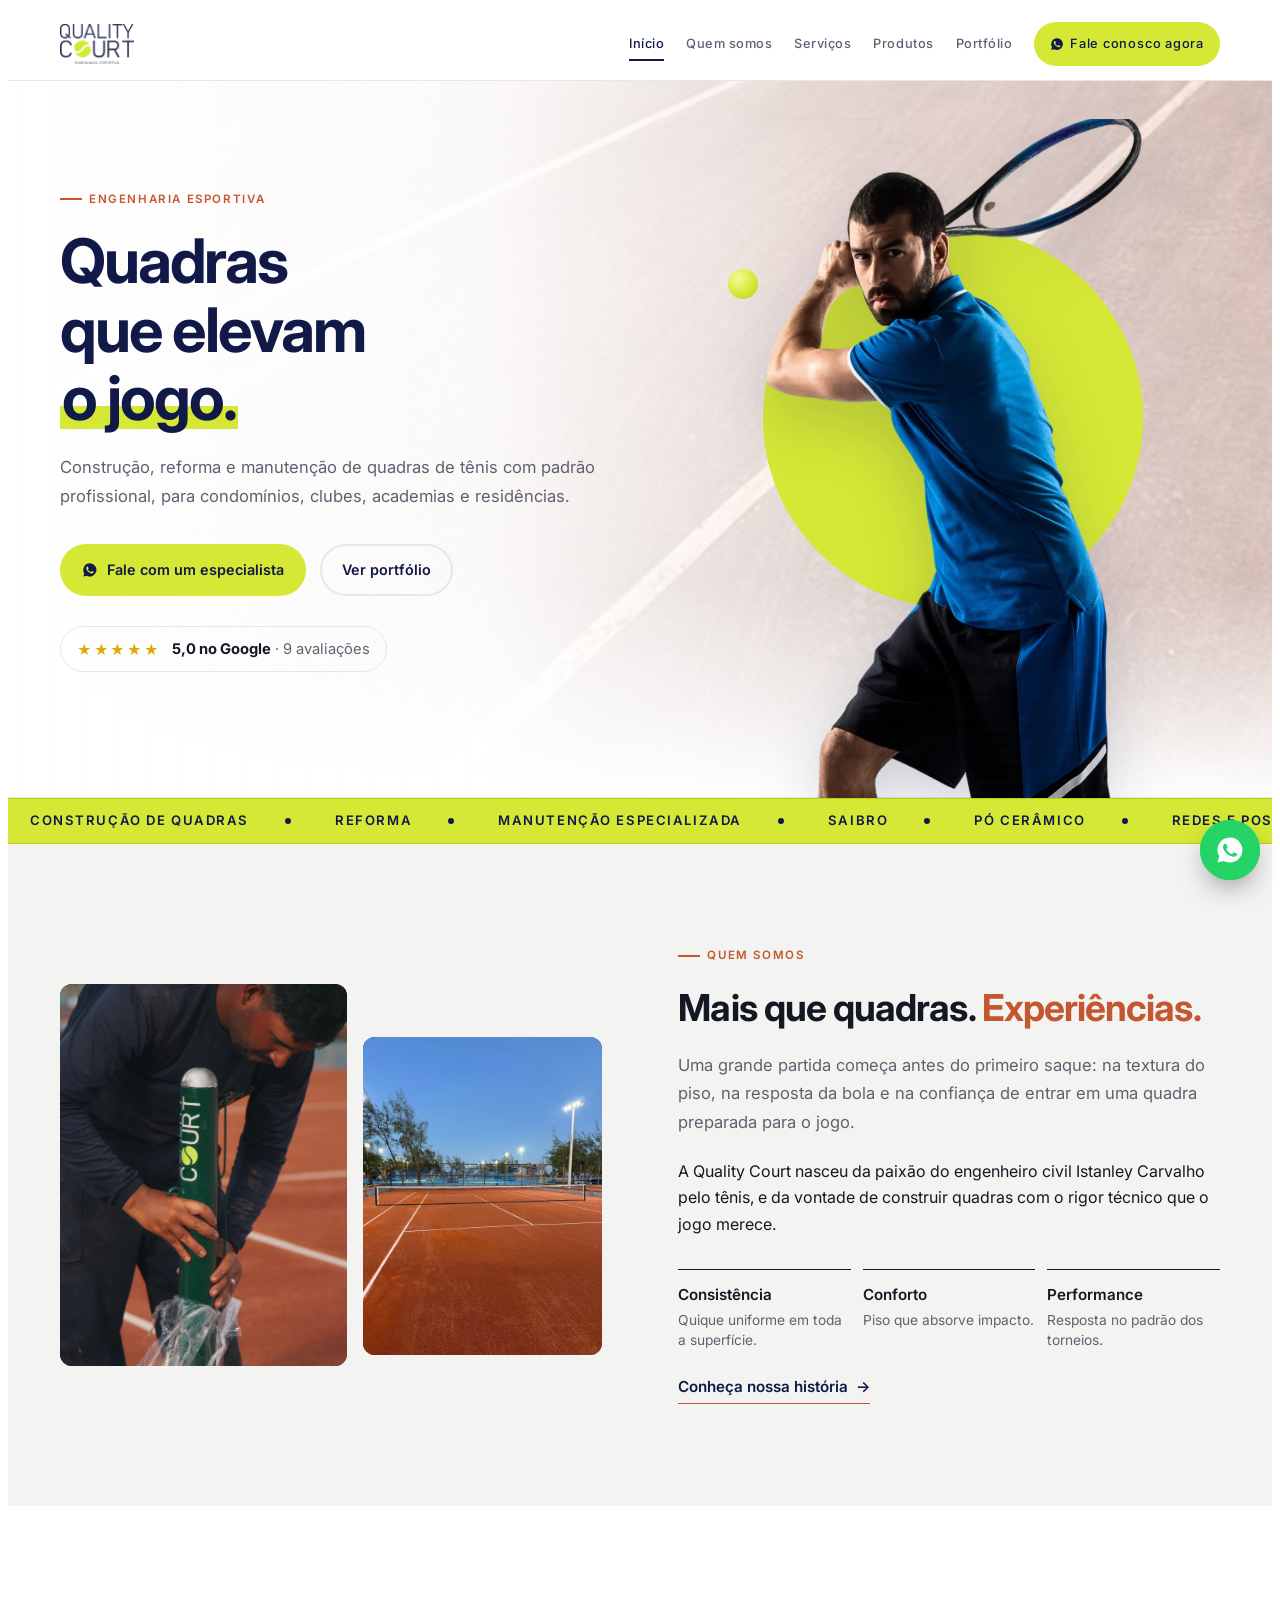
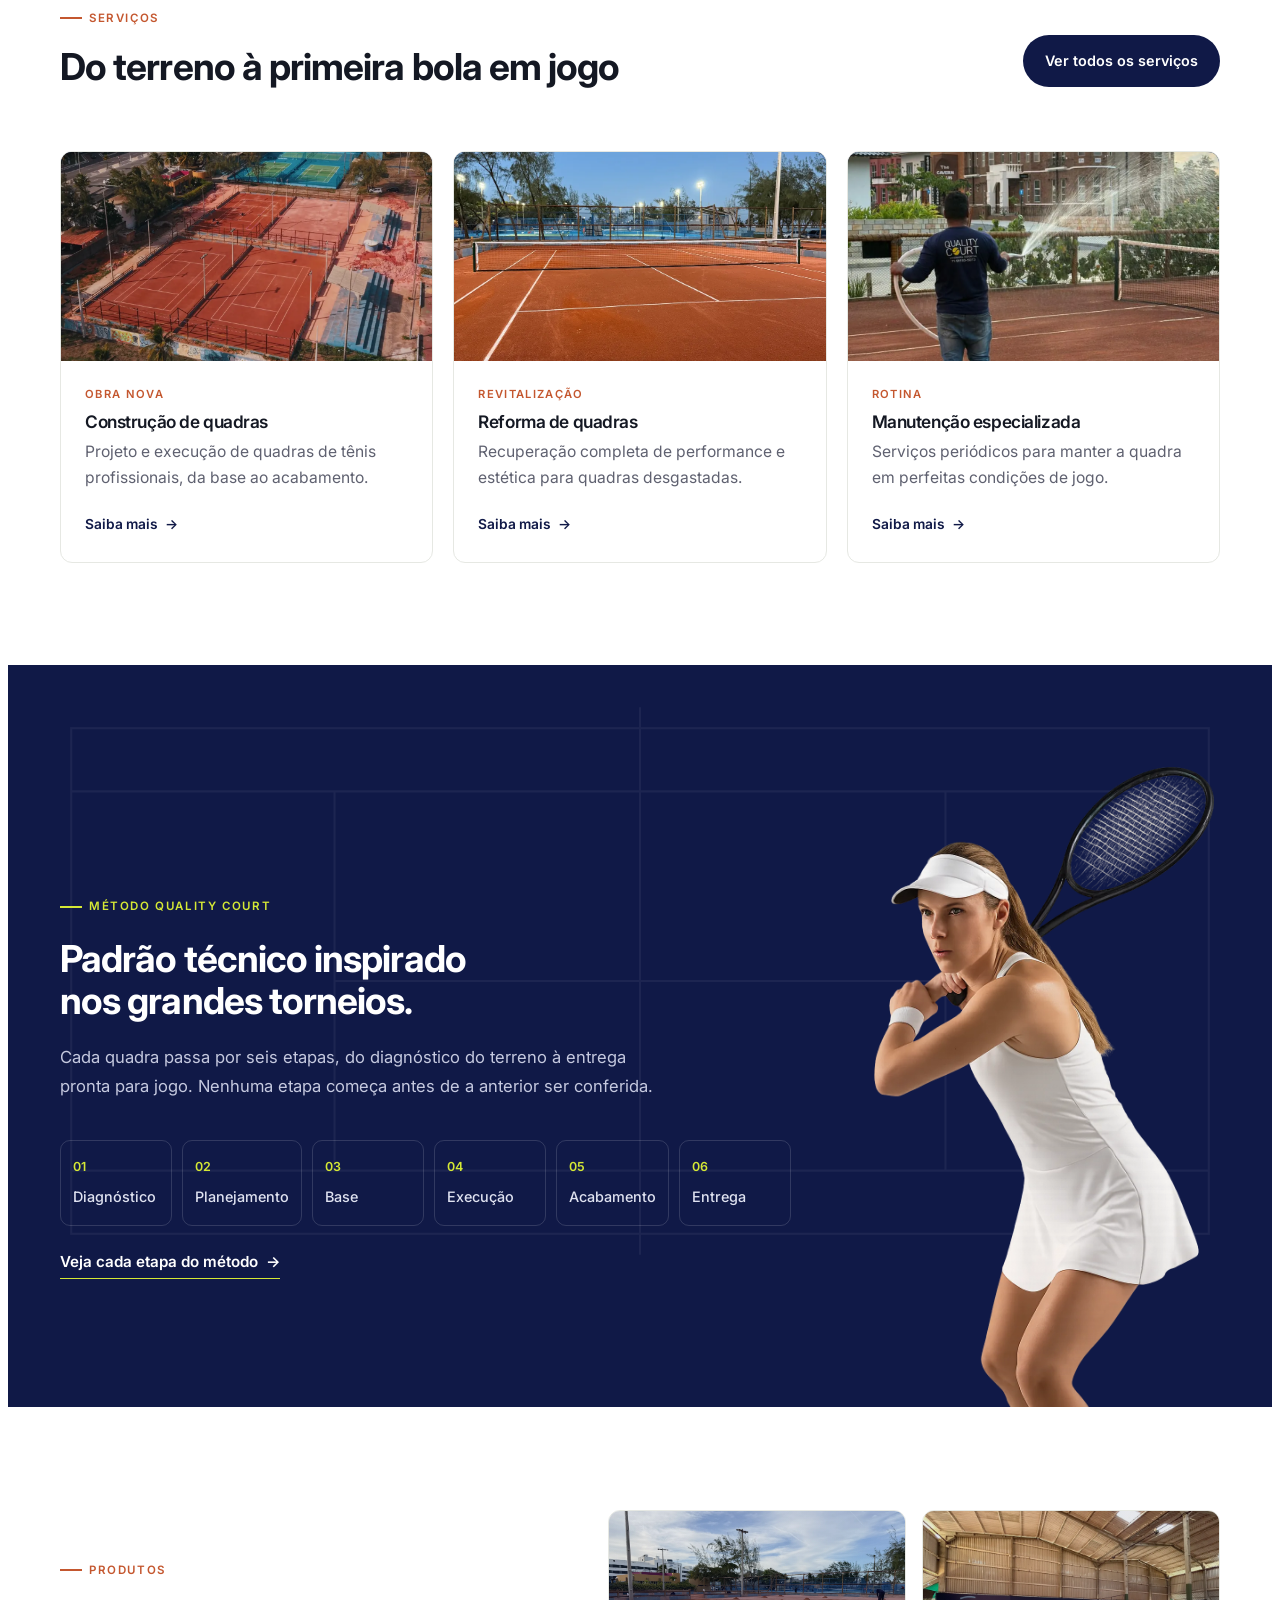
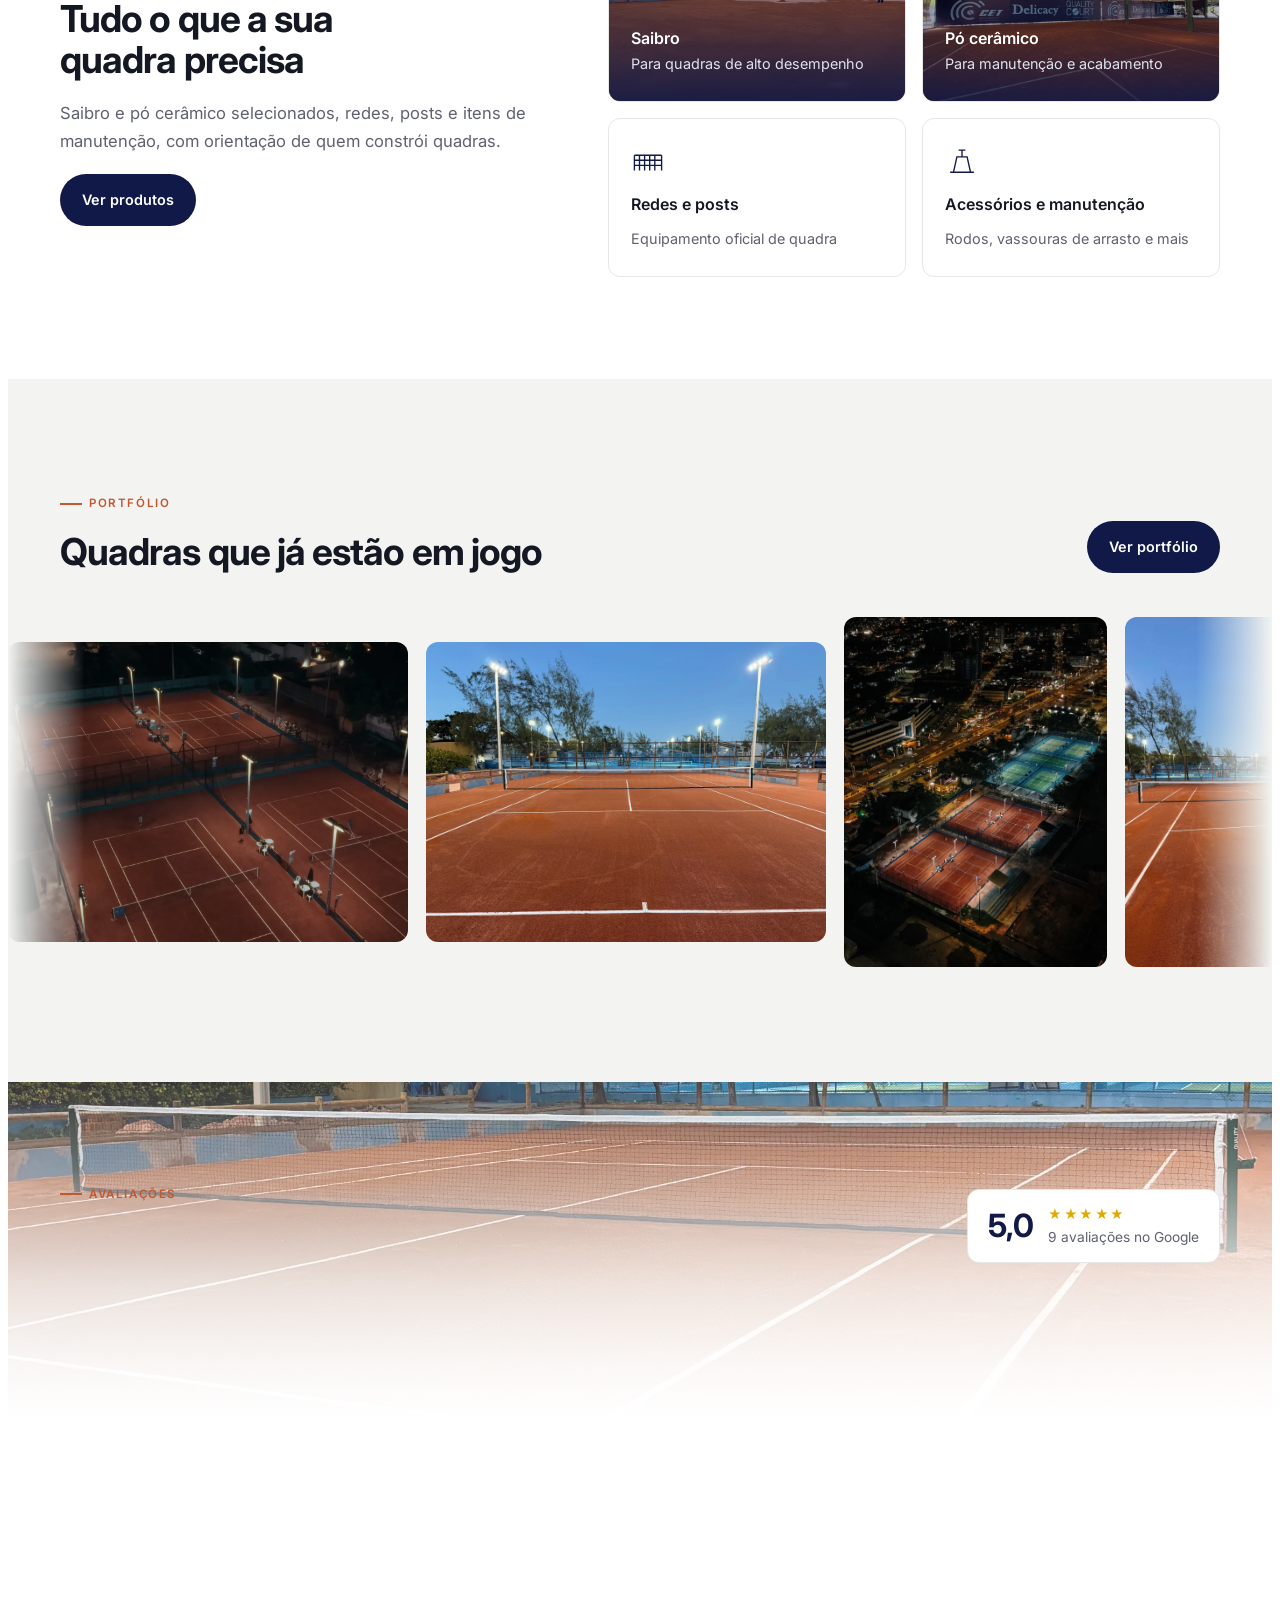
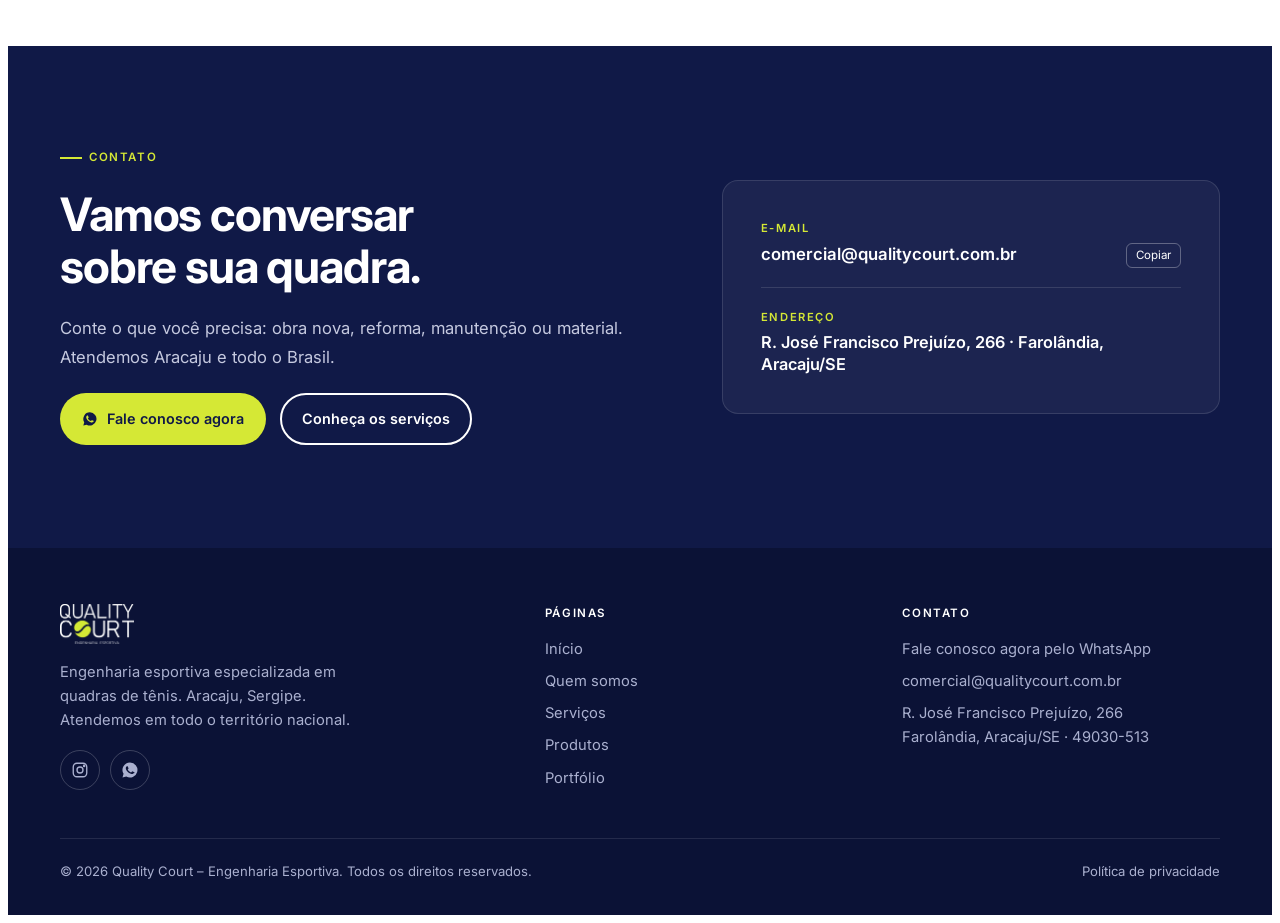
<file: index.html>
<!doctype html>
<html lang="pt-BR">
<head>
<meta charset="utf-8">
<meta name="viewport" content="width=device-width, initial-scale=1, viewport-fit=cover">
<title>Quality Court | Engenharia Esportiva – Aracaju</title>
<meta name="description" content="Construção, reforma e manutenção de quadras de tênis com padrão profissional. Saibro, pó cerâmico, redes e posts. Aracaju/SE, atendemos todo o Brasil.">
<link rel="canonical" href="https://www.qualitycourt.com.br">
<meta property="og:type" content="website">
<meta property="og:site_name" content="Quality Court">
<meta property="og:title" content="Quality Court | Engenharia Esportiva – Aracaju">
<meta property="og:description" content="Construção, reforma e manutenção de quadras de tênis com padrão profissional. Saibro, pó cerâmico, redes e posts. Aracaju/SE, atendemos todo o Brasil.">
<meta property="og:url" content="https://www.qualitycourt.com.br">
<meta property="og:image" content="https://www.qualitycourt.com.br/img/og-quality-court.jpg">
<meta name="twitter:card" content="summary_large_image">
<meta name="theme-color" content="#ffffff">
<link rel="icon" type="image/png" href="favicon.png">
<meta name="google-site-verification" content="1AcfK747zZ8DQne1pjTfYFo2tznDdxqyxNKld3kJS9o">
<meta name="msvalidate.01" content="EFD0209B49668DA1DEC51EC0C72A6C9B">
<script type="application/ld+json">
{"@context":"https://schema.org","@type":"LocalBusiness","name":"Quality Court – Engenharia Esportiva","image":"https://www.qualitycourt.com.br/img/og-quality-court.jpg","url":"https://www.qualitycourt.com.br","email":"comercial@qualitycourt.com.br","address":{"@type":"PostalAddress","streetAddress":"R. José Francisco Prejuízo, 266 - Farolândia","addressLocality":"Aracaju","addressRegion":"SE","postalCode":"49030-513","addressCountry":"BR"},"areaServed":"BR","sameAs":["https://www.instagram.com/qualitycourt"]}
</script>
<link rel="preconnect" href="https://fonts.googleapis.com">
<link rel="preconnect" href="https://fonts.gstatic.com" crossorigin>
<link rel="stylesheet" href="https://fonts.googleapis.com/css2?family=Inter:wght@300..800&display=swap">
<link rel="stylesheet" href="css/style.css">
</head>
<body>
<!-- Menu: vem de js/layout.js -->
<div id="site-header"></div>

<main>
<!-- HERO -->
<section class="hero">
  <div class="hero-bg" aria-hidden="true"><div class="hero-bg-img" id="heroBg"></div></div>
  <div class="wrap hero-grid">
    <div>
      <span class="eyebrow rv">Engenharia esportiva</span>
      <h1>
        <span class="l"><span style="--d:.15s">Quadras</span></span>
        <span class="l"><span style="--d:.3s">que elevam</span></span>
        <span class="l"><span style="--d:.45s"><em>o jogo.</em></span></span>
      </h1>
      <p class="lead rv" style="--d:.6s">Construção, reforma e manutenção de quadras de tênis com padrão profissional, para condomínios, clubes, academias e residências.</p>
      <div class="hero-ctas rv" style="--d:.75s">
        <a class="btn btn-lime" href="https://wa.me/5579991436105?text=Ol%C3%A1!%20Quero%20falar%20com%20um%20especialista%20sobre%20minha%20quadra." target="_blank" rel="noopener"><svg viewBox="0 0 24 24" fill="currentColor" aria-hidden="true"><path d="M12 2a10 10 0 0 0-8.6 15.1L2 22l5-1.3A10 10 0 1 0 12 2Zm5.3 14.1c-.2.6-1.3 1.2-1.8 1.2-.5.1-1 .2-3.3-.7-2.8-1.1-4.5-3.9-4.7-4.1-.1-.2-1.1-1.5-1.1-2.9s.7-2 1-2.3c.2-.3.5-.3.7-.3h.5c.2 0 .4 0 .6.5l.8 2c.1.2.1.3 0 .5l-.4.6-.4.4c-.1.2-.3.3-.1.6.2.3.8 1.3 1.7 2.1 1.2 1 2.1 1.3 2.4 1.5.3.1.5.1.6-.1l.9-1.1c.2-.3.4-.2.7-.1l1.9.9c.3.1.5.2.5.3.1.2.1.7-.1 1.3Z"/></svg> Fale com um especialista</a>
        <a class="btn btn-ghost" href="portfolio.html">Ver portfólio</a>
      </div>
      <a class="hero-rating rv" style="--d:.9s" href="https://www.google.com/maps/search/?api=1&amp;query=Quality%20Court%20Engenharia%20Esportiva%20Aracaju" target="_blank" rel="noopener">
        <span class="stars" aria-hidden="true">★★★★★</span>
        <span><b>5,0 no Google</b> · 9 avaliações</span>
      </a>
    </div>
    <div class="hero-visual" aria-hidden="true">
      <span class="hero-ring"></span>
      <img class="hero-player" src="img/jogador.webp" alt="" width="900" height="1608">
      <span class="hero-ball"></span>
    </div>
  </div>
</section>

<div class="marquee" aria-hidden="true">
  <div class="marquee-track">
    <span>Construção de quadras</span><span>Reforma</span><span>Manutenção especializada</span><span>Saibro</span><span>Pó cerâmico</span><span>Redes e posts</span>
    <span>Construção de quadras</span><span>Reforma</span><span>Manutenção especializada</span><span>Saibro</span><span>Pó cerâmico</span><span>Redes e posts</span>
  </div>
</div>

<!-- QUEM SOMOS (chamada) -->
<section class="sec sec-soft">
  <div class="wrap concept-grid">
    <div class="concept-media">
      <div class="media has-img rv rv-l"><img src="img/fst-09-instalacao-post.webp?v=2" alt="Profissional da Quality Court instalando o poste da rede" loading="lazy" width="1200" height="2133" style="object-position:50% 35%"></div>
      <div class="media has-img rv rv-r" style="--d:.15s"><img src="img/fst-04-quadra-pronta-vertical.webp?v=2" alt="Quadra de saibro da Federação Sergipana de Tênis iluminada" loading="lazy" width="1200" height="1600"></div>
    </div>
    <div class="concept-text">
      <span class="eyebrow rv">Quem somos</span>
      <h2 class="rv" style="--d:.1s">Mais que quadras. <span>Experiências.</span></h2>
      <p class="lead rv" style="--d:.2s">Uma grande partida começa antes do primeiro saque: na textura do piso, na resposta da bola e na confiança de entrar em uma quadra preparada para o jogo.</p>
      <p class="rv" style="--d:.25s">A Quality Court nasceu da paixão do engenheiro civil Istanley Carvalho pelo tênis, e da vontade de construir quadras com o rigor técnico que o jogo merece.</p>
      <div class="feel">
        <div class="rv" style="--d:.3s">Consistência<small>Quique uniforme em toda a superfície.</small></div>
        <div class="rv" style="--d:.4s">Conforto<small>Piso que absorve impacto.</small></div>
        <div class="rv" style="--d:.5s">Performance<small>Resposta no padrão dos torneios.</small></div>
      </div>
      <div class="rv" style="--d:.55s"><a class="link-cta" href="quem-somos.html">Conheça nossa história <i>→</i></a></div>
    </div>
  </div>
</section>

<!-- SERVIÇOS (chamada) -->
<section class="sec" id="servicos">
  <div class="wrap">
    <div class="sec-head sec-head-row">
      <div>
        <span class="eyebrow rv">Serviços</span>
        <h2 class="rv" style="--d:.1s">Do terreno à primeira bola em jogo</h2>
      </div>
      <a class="btn btn-navy rv" style="--d:.2s" href="servicos.html">Ver todos os serviços</a>
    </div>
    <div class="services services-3">
      <a class="svc rv" href="servicos.html#construcao">
        <div class="svc-media"><div class="media has-img"><img src="img/fst-10-aerea-dia-pronta.webp?v=2" alt="Vista aérea das quatro quadras de saibro construídas na Orla de Atalaia" loading="lazy" style="object-position:50% 58%"></div></div>
        <div class="svc-body"><span class="svc-tag">Obra nova</span><h3>Construção de quadras</h3><p>Projeto e execução de quadras de tênis profissionais, da base ao acabamento.</p><span class="svc-more">Saiba mais <i>→</i></span></div>
      </a>
      <a class="svc rv" style="--d:.1s" href="servicos.html#reforma">
        <div class="svc-media"><div class="media has-img"><img src="img/quadra-noturna-vertical-2.webp" alt="Quadra reformada com iluminação noturna" loading="lazy"></div></div>
        <div class="svc-body"><span class="svc-tag">Revitalização</span><h3>Reforma de quadras</h3><p>Recuperação completa de performance e estética para quadras desgastadas.</p><span class="svc-more">Saiba mais <i>→</i></span></div>
      </a>
      <a class="svc rv" style="--d:.2s" href="servicos.html#manutencao">
        <div class="svc-media"><div class="media has-img"><img src="img/manutencao-rega.webp" alt="Manutenção de quadra de saibro com rega" loading="lazy"></div></div>
        <div class="svc-body"><span class="svc-tag">Rotina</span><h3>Manutenção especializada</h3><p>Serviços periódicos para manter a quadra em perfeitas condições de jogo.</p><span class="svc-more">Saiba mais <i>→</i></span></div>
      </a>
    </div>
  </div>
</section>

<!-- PADRÃO / MÉTODO (chamada) -->
<section class="sec on-navy pro">
  <svg class="pro-lines" viewBox="0 0 1200 600" preserveAspectRatio="xMidYMid slice" aria-hidden="true"><g fill="none" stroke="#fff" stroke-width="2"><rect x="60" y="60" width="1080" height="480"/><line x1="60" y1="120" x2="1140" y2="120"/><line x1="60" y1="480" x2="1140" y2="480"/><line x1="310" y1="120" x2="310" y2="480"/><line x1="890" y1="120" x2="890" y2="480"/><line x1="310" y1="300" x2="890" y2="300"/><line x1="600" y1="40" x2="600" y2="560"/></g></svg>
  <div class="wrap pro-grid">
    <div class="pro-text">
      <span class="eyebrow rv">Método Quality Court</span>
      <h2 class="rv" style="--d:.1s">Padrão técnico inspirado nos grandes torneios.</h2>
      <p class="lead rv" style="--d:.2s">Cada quadra passa por seis etapas, do diagnóstico do terreno à entrega pronta para jogo. Nenhuma etapa começa antes de a anterior ser conferida.</p>
      <ol class="mini-steps">
        <li class="rv" style="--d:.1s"><b>01</b>Diagnóstico</li>
        <li class="rv" style="--d:.15s"><b>02</b>Planejamento</li>
        <li class="rv" style="--d:.2s"><b>03</b>Base</li>
        <li class="rv" style="--d:.25s"><b>04</b>Execução</li>
        <li class="rv" style="--d:.3s"><b>05</b>Acabamento</li>
        <li class="rv" style="--d:.35s"><b>06</b>Entrega</li>
      </ol>
      <div class="rv" style="--d:.4s"><a class="link-cta on-dark" href="servicos.html#metodo">Veja cada etapa do método <i>→</i></a></div>
    </div>
    <div class="pro-visual rv rv-r" style="--d:.2s" aria-hidden="true">
      <img src="img/jogadora.webp" alt="" loading="lazy" width="764" height="1438">
    </div>
  </div>
</section>

<!-- PRODUTOS (chamada) -->
<section class="sec">
  <div class="wrap products-grid">
    <div class="sec-head" style="margin:0">
      <span class="eyebrow rv">Produtos</span>
      <h2 class="rv" style="--d:.1s">Tudo o que a sua quadra precisa</h2>
      <p class="lead rv" style="--d:.2s">Saibro e pó cerâmico selecionados, redes, posts e itens de manutenção, com orientação de quem constrói quadras.</p>
      <div class="rv" style="--d:.3s"><a class="btn btn-navy" href="produtos.html">Ver produtos</a></div>
    </div>
    <ul class="prod-list">
      <li class="rv prod-photo" style="--d:.1s"><a href="produtos.html#saibro"><img src="img/fst-16-obra-espalhamento-saibro.webp?v=2" alt="" loading="lazy"><span><b>Saibro</b>Para quadras de alto desempenho</span></a></li>
      <li class="rv prod-photo" style="--d:.2s"><a href="produtos.html#po-ceramico"><img src="img/quadra-coberta.webp" alt="" loading="lazy"><span><b>Pó cerâmico</b>Para manutenção e acabamento</span></a></li>
      <li class="rv" style="--d:.3s"><a href="produtos.html#redes-posts"><svg viewBox="0 0 40 40" aria-hidden="true"><path d="M4 12h32M4 12v18M36 12v18M4 18h32M4 24h32M10 12v18M16 12v18M22 12v18M28 12v18"/></svg><b>Redes e posts</b><span>Equipamento oficial de quadra</span></a></li>
      <li class="rv" style="--d:.4s"><a href="produtos.html#manutencao"><svg viewBox="0 0 40 40" aria-hidden="true"><path d="M6 32h28M10 32l4-18h12l4 18M20 14V6M16 6h8"/></svg><b>Acessórios e manutenção</b><span>Rodos, vassouras de arrasto e mais</span></a></li>
    </ul>
  </div>
</section>

<!-- PORTFÓLIO (chamada) -->
<section class="gallery" aria-label="Portfólio da Quality Court">
  <div class="wrap gallery-head sec-head-row">
    <div>
      <span class="eyebrow rv">Portfólio</span>
      <h2 class="rv" style="--d:.1s">Quadras que já estão em jogo</h2>
    </div>
    <a class="btn btn-navy rv" style="--d:.2s" href="portfolio.html">Ver portfólio</a>
  </div>
  <div class="gallery-strip">
    <div class="gallery-track">
      <figure class=""><img src="img/fst-14-aerea-noite-4quadras.webp?v=2" alt="" loading="lazy"></figure><figure class=""><img src="img/fst-05-quadra-pronta-horizontal.webp?v=2" alt="" loading="lazy"></figure><figure class="tall"><img src="img/fst-11-aerea-noite-cidade.webp?v=2" alt="" loading="lazy"></figure><figure class="tall"><img src="img/fst-04-quadra-pronta-vertical.webp?v=2" alt="" loading="lazy"></figure><figure class="tall"><img src="img/fst-10-aerea-dia-pronta.webp?v=2" alt="" loading="lazy"></figure><figure class=""><img src="img/fst-16-obra-espalhamento-saibro.webp?v=2" alt="" loading="lazy"></figure><figure class=""><img src="img/fst-14-aerea-noite-4quadras.webp?v=2" alt="" loading="lazy"></figure><figure class=""><img src="img/fst-05-quadra-pronta-horizontal.webp?v=2" alt="" loading="lazy"></figure><figure class="tall"><img src="img/fst-11-aerea-noite-cidade.webp?v=2" alt="" loading="lazy"></figure><figure class="tall"><img src="img/fst-04-quadra-pronta-vertical.webp?v=2" alt="" loading="lazy"></figure><figure class="tall"><img src="img/fst-10-aerea-dia-pronta.webp?v=2" alt="" loading="lazy"></figure><figure class=""><img src="img/fst-16-obra-espalhamento-saibro.webp?v=2" alt="" loading="lazy"></figure>
    </div>
  </div>
</section>

<!-- AVALIAÇÕES GOOGLE -->
<section class="sec testi-sec">
  <div class="wrap">
    <div class="sec-head sec-head-row">
      <div>
        <span class="eyebrow rv">Avaliações</span>
        <h2 class="rv" style="--d:.1s">O que dizem nossos clientes</h2>
      </div>
      <a class="g-score rv" style="--d:.2s" href="https://www.google.com/maps/search/?api=1&amp;query=Quality%20Court%20Engenharia%20Esportiva%20Aracaju" target="_blank" rel="noopener">
        <b>5,0</b><span><span class="stars" aria-hidden="true">★★★★★</span>9 avaliações no Google</span>
      </a>
    </div>
    <div class="testi-track">
      <article class="testi rv" style="--d:.1s"><div class="q" aria-hidden="true">“</div><p>É perceptível o cuidado e a experiência da equipe em cada detalhe.</p><footer><span class="stars" aria-hidden="true">★★★★★</span><span class="t-who"><b>Michelle Souza</b>Avaliação no Google</span></footer></article>
      <article class="testi rv" style="--d:.2s"><div class="q" aria-hidden="true">“</div><p>Prazo, qualidade e profissionalismo de toda equipe.</p><footer><span class="stars" aria-hidden="true">★★★★★</span><span class="t-who"><b>Gleydson Barboza da Mota</b>Avaliação no Google</span></footer></article>
      <article class="testi rv" style="--d:.3s"><div class="q" aria-hidden="true">“</div><p>Empresa de total confiança e presta um serviço excepcional!</p><footer><span class="stars" aria-hidden="true">★★★★★</span><span class="t-who"><b>Denis Guigão</b>Avaliação no Google</span></footer></article>
    </div>
  </div>
</section>

<!-- CONTATO (chamada) -->
<section class="sec cta on-navy" id="contato">
  <svg class="cta-lines" viewBox="0 0 1200 600" preserveAspectRatio="xMidYMid slice" aria-hidden="true"><g fill="none" stroke="#fff" stroke-width="3"><line x1="0" y1="90" x2="1200" y2="90"/><line x1="0" y1="510" x2="1200" y2="510"/><line x1="820" y1="90" x2="820" y2="510"/><line x1="820" y1="300" x2="1200" y2="300"/></g></svg>
  <div class="wrap cta-grid">
    <div style="display:flex;flex-direction:column;gap:22px;min-width:0">
      <span class="eyebrow rv">Contato</span>
      <h2 class="rv" style="--d:.1s">Vamos conversar sobre sua quadra.</h2>
      <p class="lead rv" style="--d:.2s">Conte o que você precisa: obra nova, reforma, manutenção ou material. Atendemos Aracaju e todo o Brasil.</p>
      <div class="hero-ctas rv" style="--d:.3s">
        <a class="btn btn-lime" href="https://wa.me/5579991436105?text=Ol%C3%A1!%20Quero%20falar%20com%20um%20especialista%20sobre%20minha%20quadra." target="_blank" rel="noopener"><svg viewBox="0 0 24 24" fill="currentColor" aria-hidden="true"><path d="M12 2a10 10 0 0 0-8.6 15.1L2 22l5-1.3A10 10 0 1 0 12 2Zm5.3 14.1c-.2.6-1.3 1.2-1.8 1.2-.5.1-1 .2-3.3-.7-2.8-1.1-4.5-3.9-4.7-4.1-.1-.2-1.1-1.5-1.1-2.9s.7-2 1-2.3c.2-.3.5-.3.7-.3h.5c.2 0 .4 0 .6.5l.8 2c.1.2.1.3 0 .5l-.4.6-.4.4c-.1.2-.3.3-.1.6.2.3.8 1.3 1.7 2.1 1.2 1 2.1 1.3 2.4 1.5.3.1.5.1.6-.1l.9-1.1c.2-.3.4-.2.7-.1l1.9.9c.3.1.5.2.5.3.1.2.1.7-.1 1.3Z"/></svg> Fale conosco agora</a>
        <a class="btn btn-ghost" href="servicos.html">Conheça os serviços</a>
      </div>
    </div>
    <div class="contact-card rv rv-r" style="--d:.2s">
      <div class="contact-row"><small>E-mail</small><div class="val"><span id="cMail">comercial@qualitycourt.com.br</span><button class="copy" type="button" data-copy="cMail">Copiar</button></div></div>
      <div class="contact-row"><small>Endereço</small><div class="val"><span class="addr">R. José Francisco Prejuízo, 266 · Farolândia, Aracaju/SE</span></div></div>
    </div>
  </div>
</section>
</main>

<!-- Rodapé: vem de js/layout.js -->
<div id="site-footer"></div>
<script src="js/layout.js"></script>
<script src="js/main.js"></script>
</body>
</html>
</file>
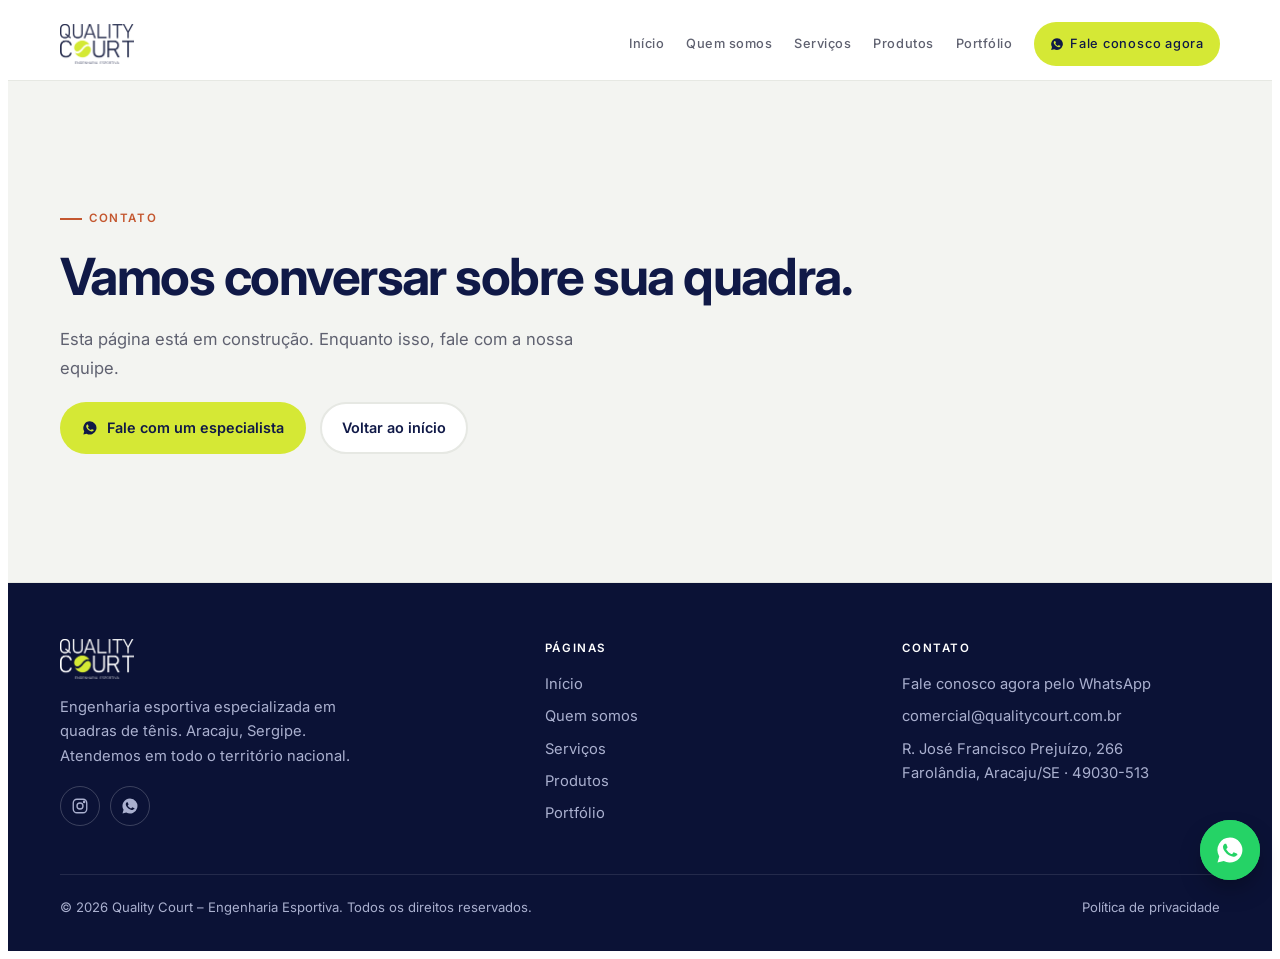
<file: contato.html>
<!doctype html>
<html lang="pt-BR">
<head>
<meta charset="utf-8">
<meta name="viewport" content="width=device-width, initial-scale=1, viewport-fit=cover">
<title>Contato | Quality Court</title>
<meta name="description" content="Fale com a Quality Court pelo WhatsApp (79) 99193-5073 ou pelo e-mail comercial@qualitycourt.com.br.">
<link rel="canonical" href="https://www.qualitycourt.com.br/contato">
<meta property="og:type" content="website">
<meta property="og:site_name" content="Quality Court">
<meta property="og:title" content="Contato | Quality Court">
<meta property="og:description" content="Fale com a Quality Court pelo WhatsApp (79) 99193-5073 ou pelo e-mail comercial@qualitycourt.com.br.">
<meta property="og:url" content="https://www.qualitycourt.com.br/contato">
<meta property="og:image" content="https://www.qualitycourt.com.br/img/og-quality-court.jpg">
<meta name="twitter:card" content="summary_large_image">
<meta name="theme-color" content="#ffffff">
<link rel="icon" type="image/png" href="favicon.png">
<link rel="preconnect" href="https://fonts.googleapis.com">
<link rel="preconnect" href="https://fonts.gstatic.com" crossorigin>
<link rel="stylesheet" href="https://fonts.googleapis.com/css2?family=Inter:wght@300..800&display=swap">
<link rel="stylesheet" href="css/style.css">
</head>
<body>
<!-- Menu: vem de js/layout.js -->
<div id="site-header"></div>

<main>
<section class="page-hero">
  <div class="wrap">
    <span class="eyebrow rv">Contato</span>
    <h1 class="rv" style="--d:.1s">Vamos conversar sobre sua quadra.</h1>
    <p class="lead rv" style="--d:.2s">Esta página está em construção. Enquanto isso, fale com a nossa equipe.</p>
    <div class="hero-ctas rv" style="--d:.3s"><a class="btn btn-lime" href="https://wa.me/5579991935073?text=Ol%C3%A1!%20Vim%20pelo%20site%20da%20Quality%20Court." target="_blank" rel="noopener"><svg viewBox="0 0 24 24" fill="currentColor" aria-hidden="true"><path d="M12 2a10 10 0 0 0-8.6 15.1L2 22l5-1.3A10 10 0 1 0 12 2Zm5.3 14.1c-.2.6-1.3 1.2-1.8 1.2-.5.1-1 .2-3.3-.7-2.8-1.1-4.5-3.9-4.7-4.1-.1-.2-1.1-1.5-1.1-2.9s.7-2 1-2.3c.2-.3.5-.3.7-.3h.5c.2 0 .4 0 .6.5l.8 2c.1.2.1.3 0 .5l-.4.6-.4.4c-.1.2-.3.3-.1.6.2.3.8 1.3 1.7 2.1 1.2 1 2.1 1.3 2.4 1.5.3.1.5.1.6-.1l.9-1.1c.2-.3.4-.2.7-.1l1.9.9c.3.1.5.2.5.3.1.2.1.7-.1 1.3Z"/></svg> Fale com um especialista</a><a class="btn btn-outline" href="index.html">Voltar ao início</a></div>
  </div>
</section>
</main>

<!-- Rodapé: vem de js/layout.js -->
<div id="site-footer"></div>
<script src="js/layout.js"></script>
<script src="js/main.js"></script>
</body>
</html>
</file>
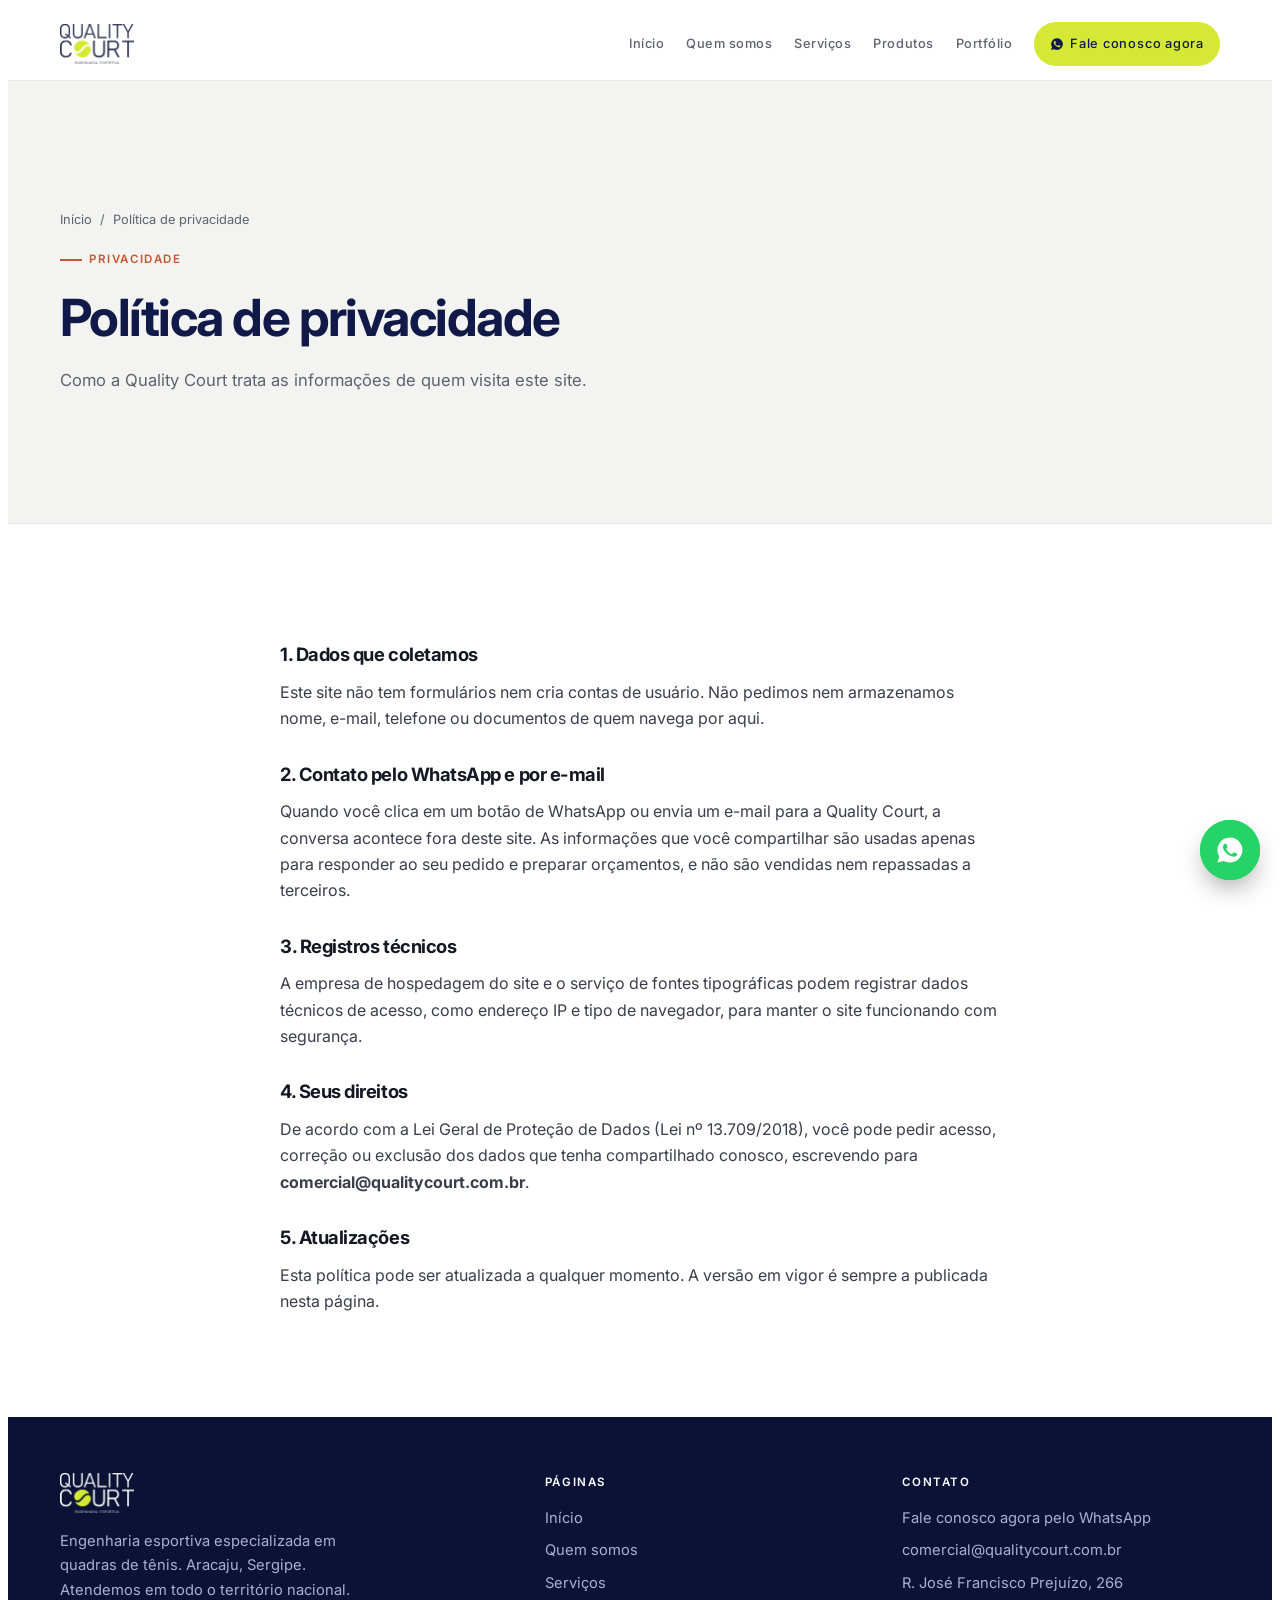
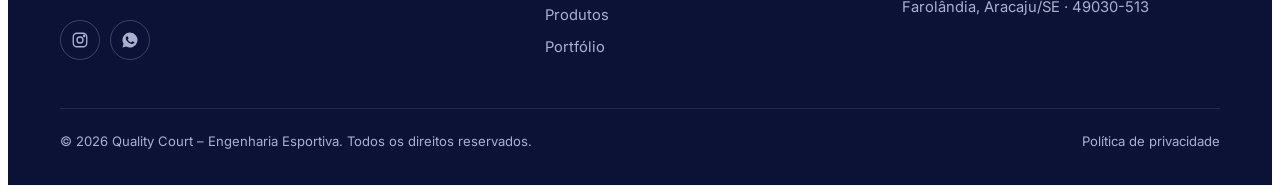
<file: politica-de-privacidade.html>
<!doctype html>
<html lang="pt-BR">
<head>
<meta charset="utf-8">
<meta name="viewport" content="width=device-width, initial-scale=1, viewport-fit=cover">
<title>Política de privacidade | Quality Court</title>
<meta name="description" content="Como a Quality Court trata os dados de quem visita o site.">
<link rel="canonical" href="https://www.qualitycourt.com.br/politica-de-privacidade">
<meta property="og:type" content="website">
<meta property="og:site_name" content="Quality Court">
<meta property="og:title" content="Política de privacidade | Quality Court">
<meta property="og:description" content="Como a Quality Court trata os dados de quem visita o site.">
<meta property="og:url" content="https://www.qualitycourt.com.br/politica-de-privacidade">
<meta property="og:image" content="https://www.qualitycourt.com.br/img/og-quality-court.jpg">
<meta name="twitter:card" content="summary_large_image">
<meta name="theme-color" content="#ffffff">
<link rel="icon" type="image/png" href="favicon.png">
<link rel="preconnect" href="https://fonts.googleapis.com">
<link rel="preconnect" href="https://fonts.gstatic.com" crossorigin>
<link rel="stylesheet" href="https://fonts.googleapis.com/css2?family=Inter:wght@300..800&display=swap">
<link rel="stylesheet" href="css/style.css">
</head>
<body>
<!-- Menu: vem de js/layout.js -->
<div id="site-header"></div>

<main>
<section class="page-hero">
  <div class="wrap">
    <nav class="crumbs" aria-label="Você está em"><a href="index.html">Início</a><span>/</span>Política de privacidade</nav>
    <span class="eyebrow">Privacidade</span>
    <h1>Política de privacidade</h1>
    <p class="lead">Como a Quality Court trata as informações de quem visita este site.</p>
  </div>
</section>
<section class="sec">
  <div class="wrap legal">
    <h2>1. Dados que coletamos</h2>
    <p>Este site não tem formulários nem cria contas de usuário. Não pedimos nem armazenamos nome, e-mail, telefone ou documentos de quem navega por aqui.</p>
    <h2>2. Contato pelo WhatsApp e por e-mail</h2>
    <p>Quando você clica em um botão de WhatsApp ou envia um e-mail para a Quality Court, a conversa acontece fora deste site. As informações que você compartilhar são usadas apenas para responder ao seu pedido e preparar orçamentos, e não são vendidas nem repassadas a terceiros.</p>
    <h2>3. Registros técnicos</h2>
    <p>A empresa de hospedagem do site e o serviço de fontes tipográficas podem registrar dados técnicos de acesso, como endereço IP e tipo de navegador, para manter o site funcionando com segurança.</p>
    <h2>4. Seus direitos</h2>
    <p>De acordo com a Lei Geral de Proteção de Dados (Lei nº 13.709/2018), você pode pedir acesso, correção ou exclusão dos dados que tenha compartilhado conosco, escrevendo para <b>comercial@qualitycourt.com.br</b>.</p>
    <h2>5. Atualizações</h2>
    <p>Esta política pode ser atualizada a qualquer momento. A versão em vigor é sempre a publicada nesta página.</p>
  </div>
</section>
</main>


<!-- Rodapé: vem de js/layout.js -->
<div id="site-footer"></div>
<script src="js/layout.js"></script>
<script src="js/main.js"></script>
</body>
</html>
</file>
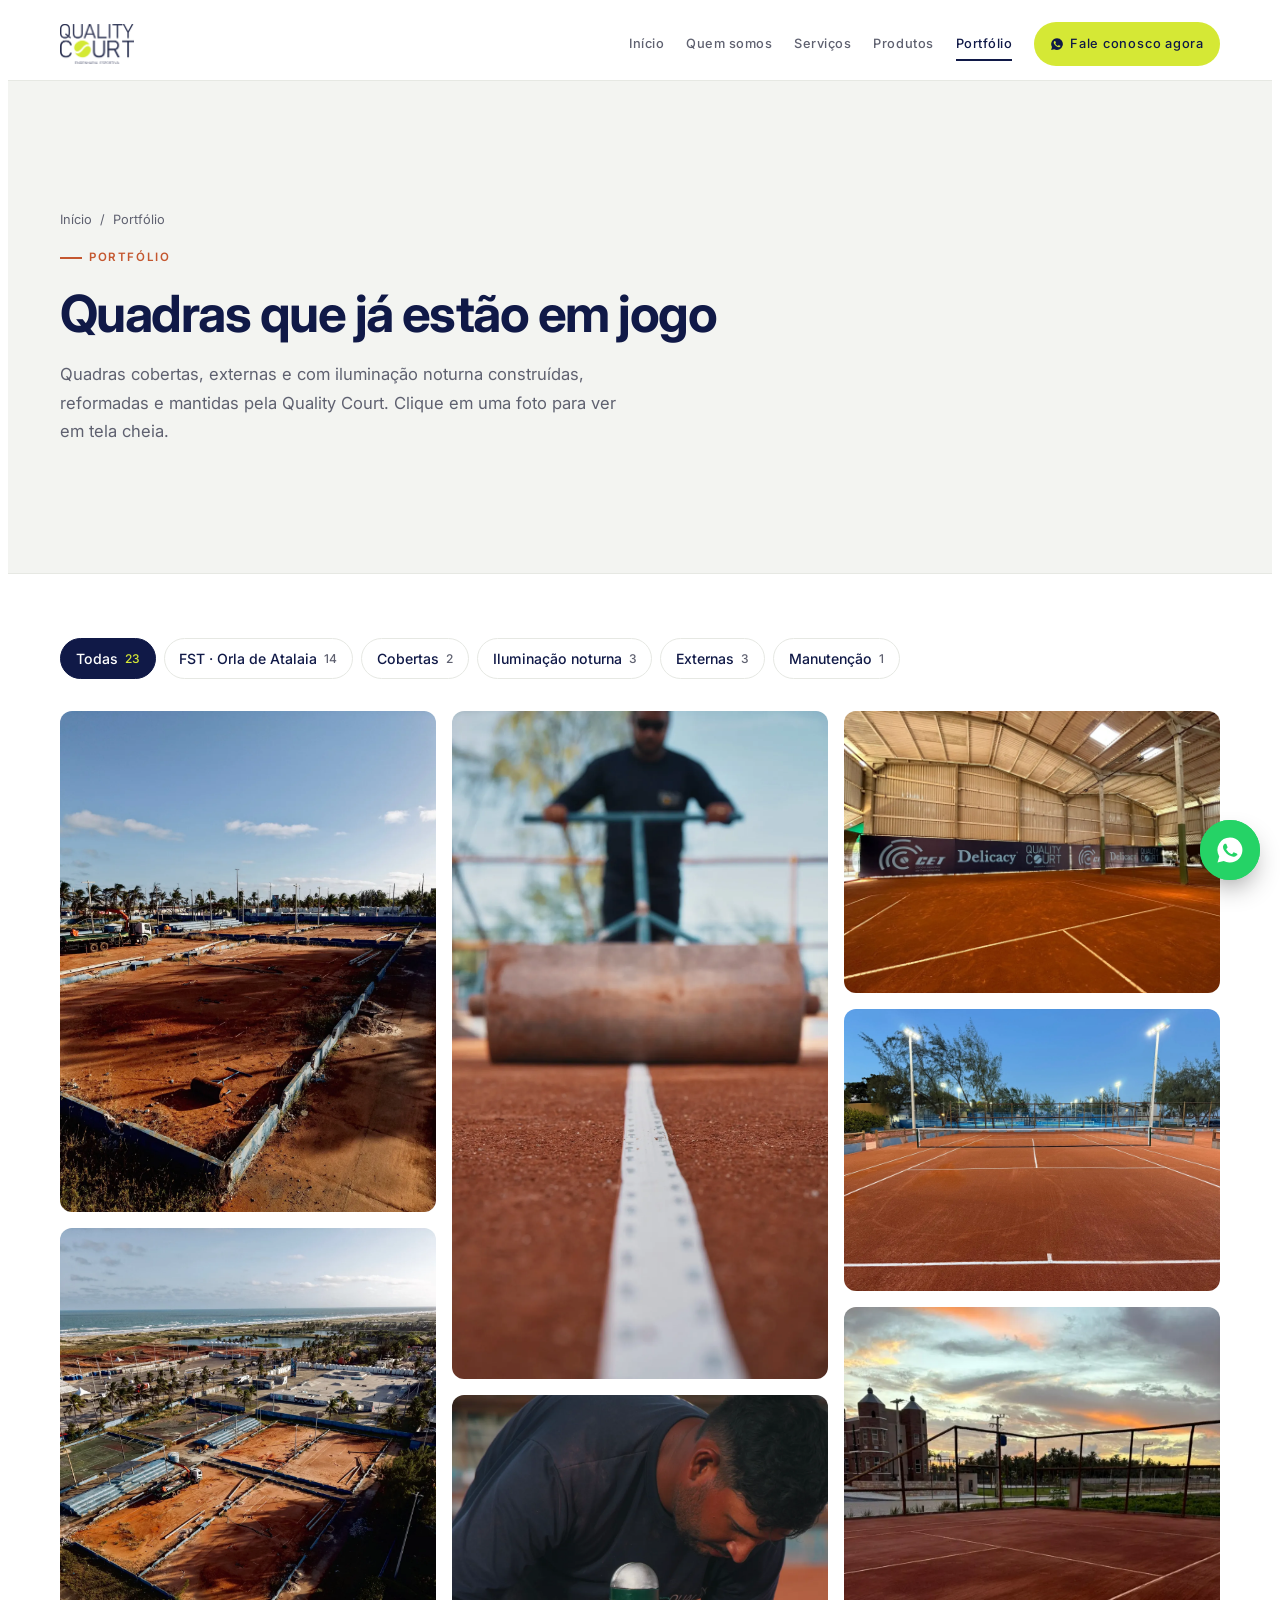
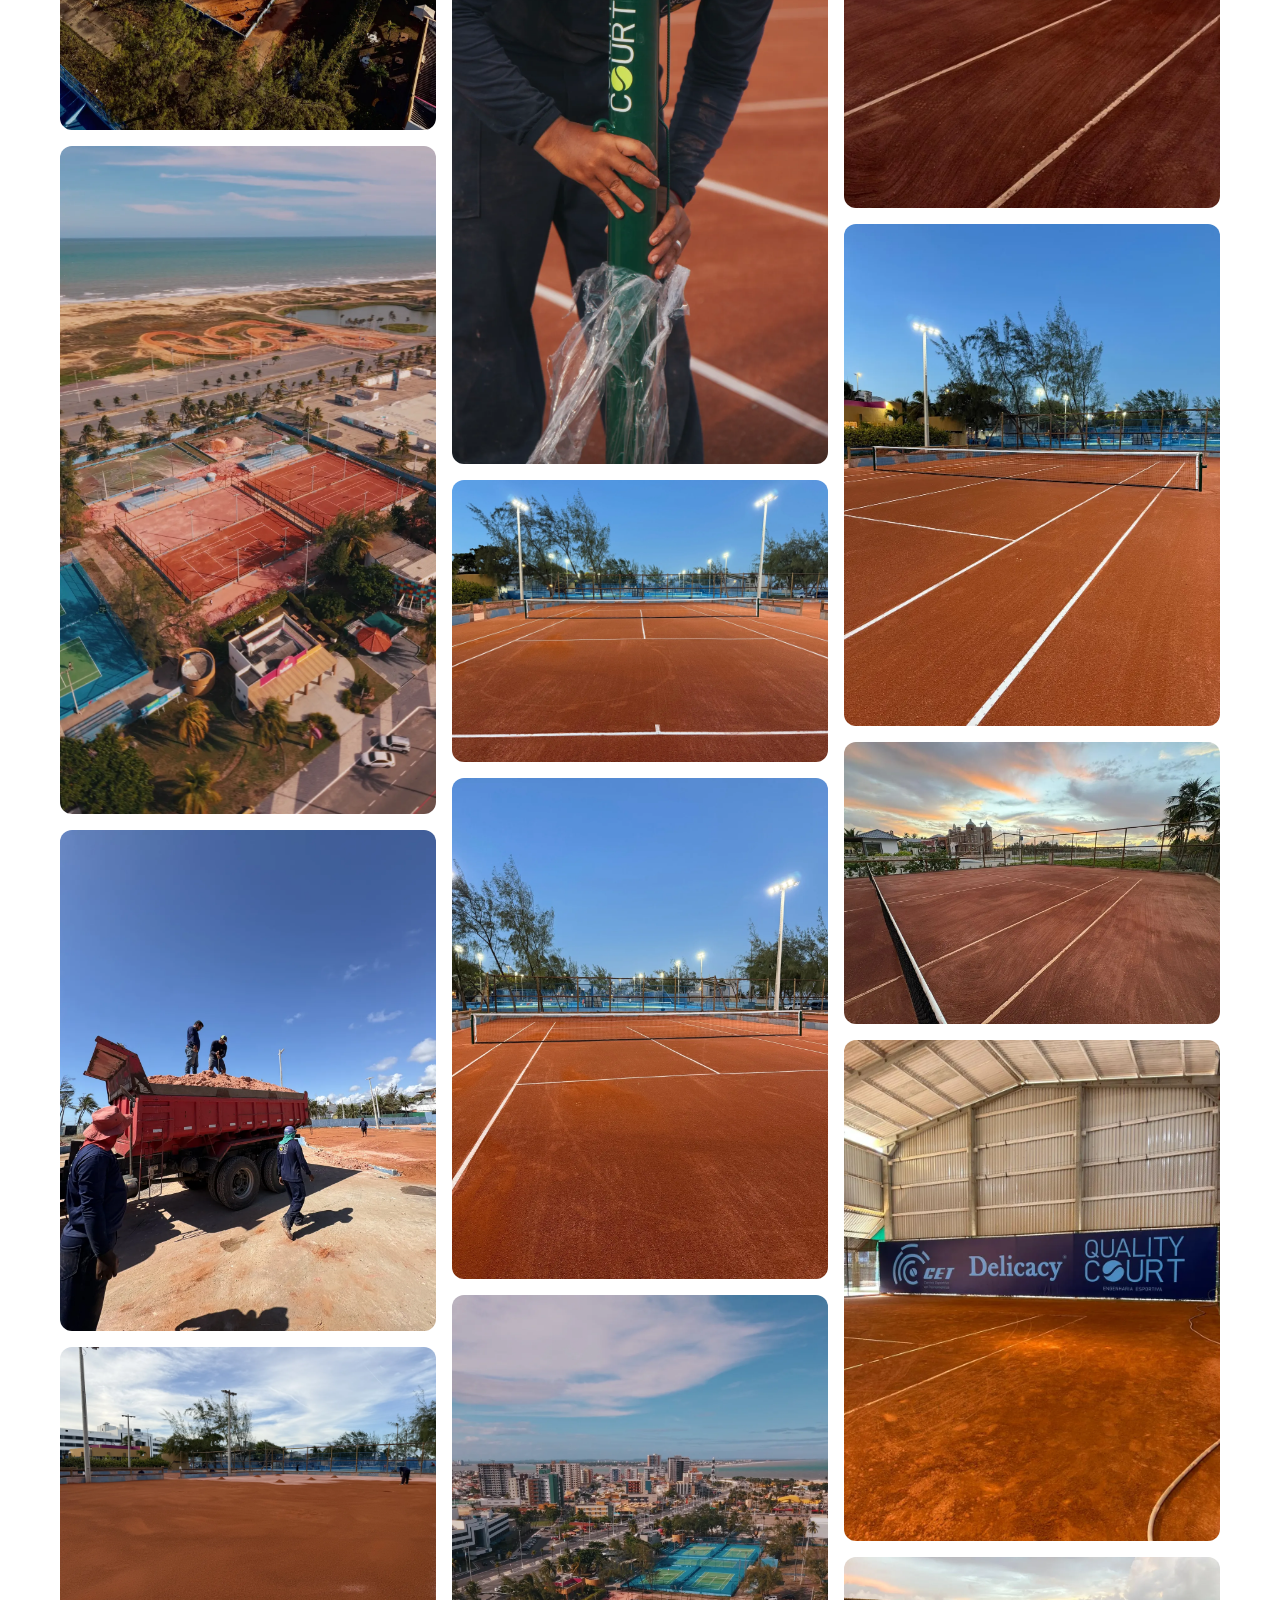
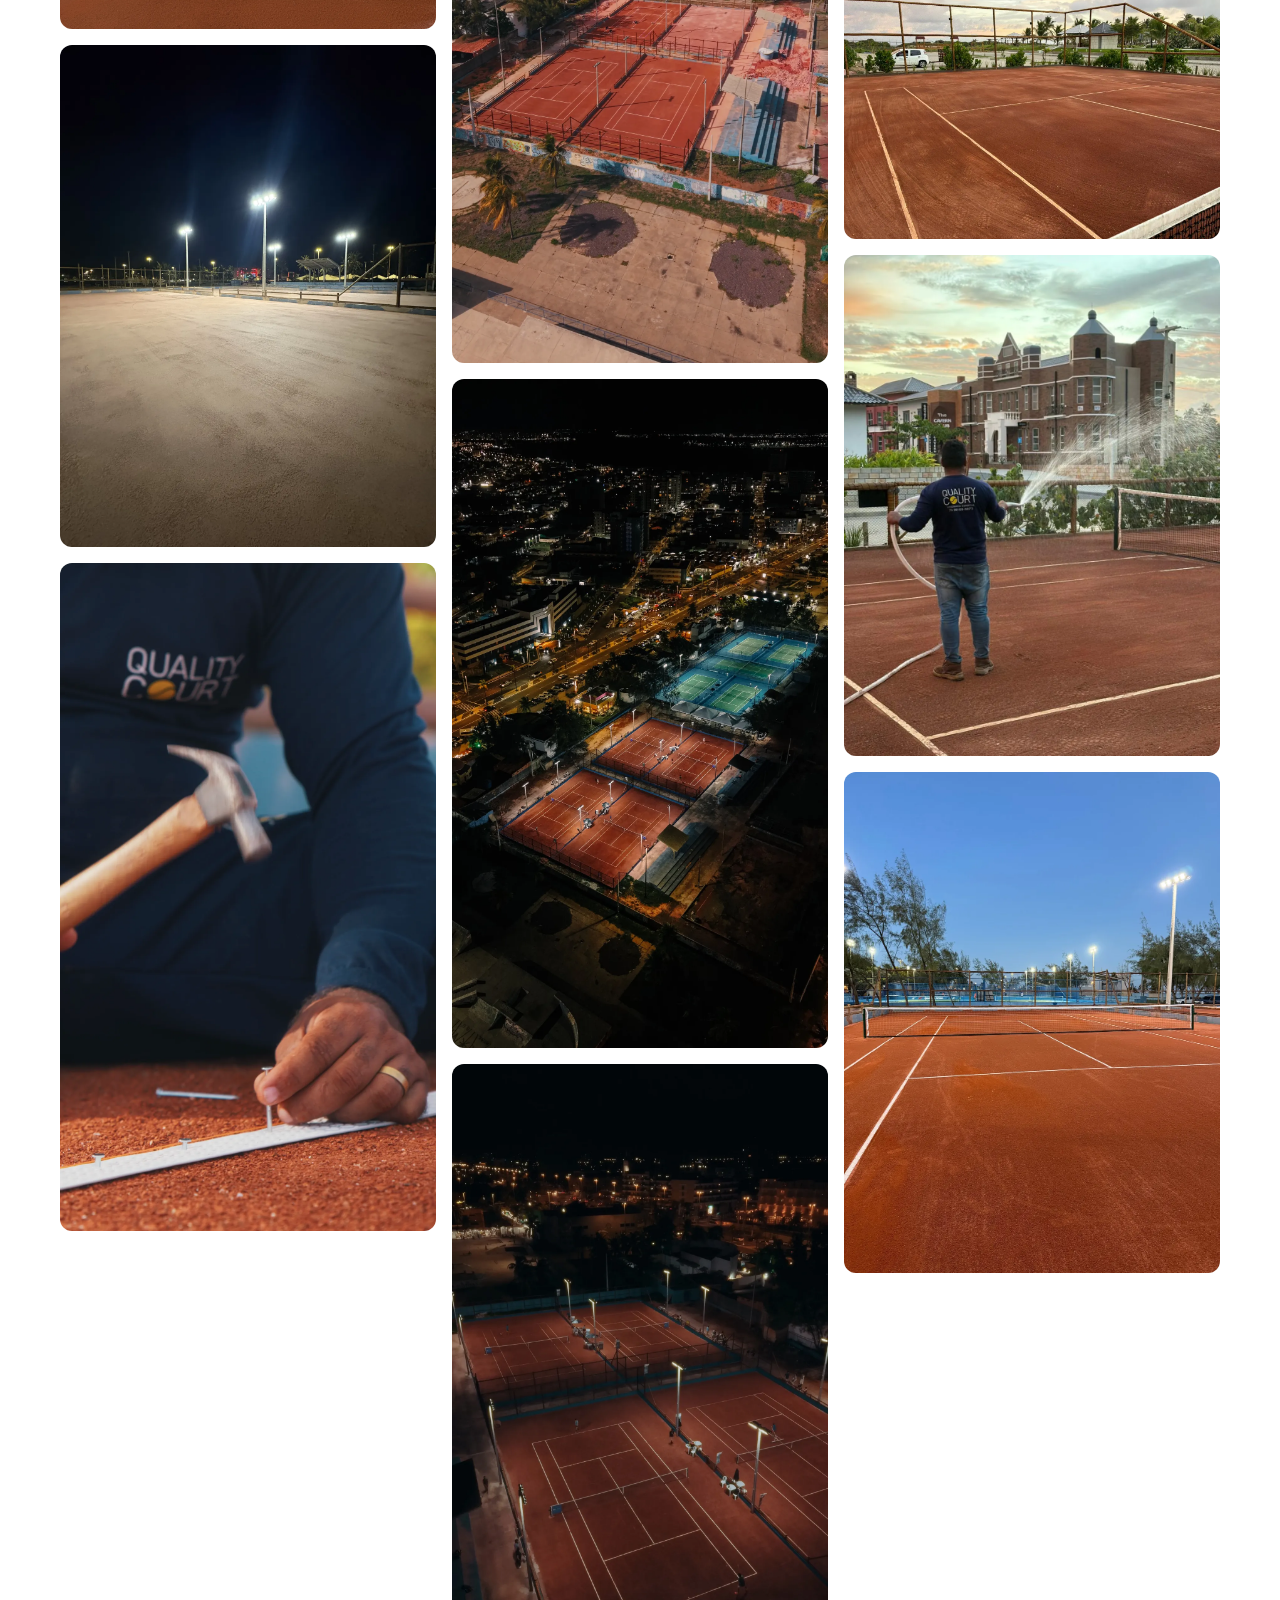
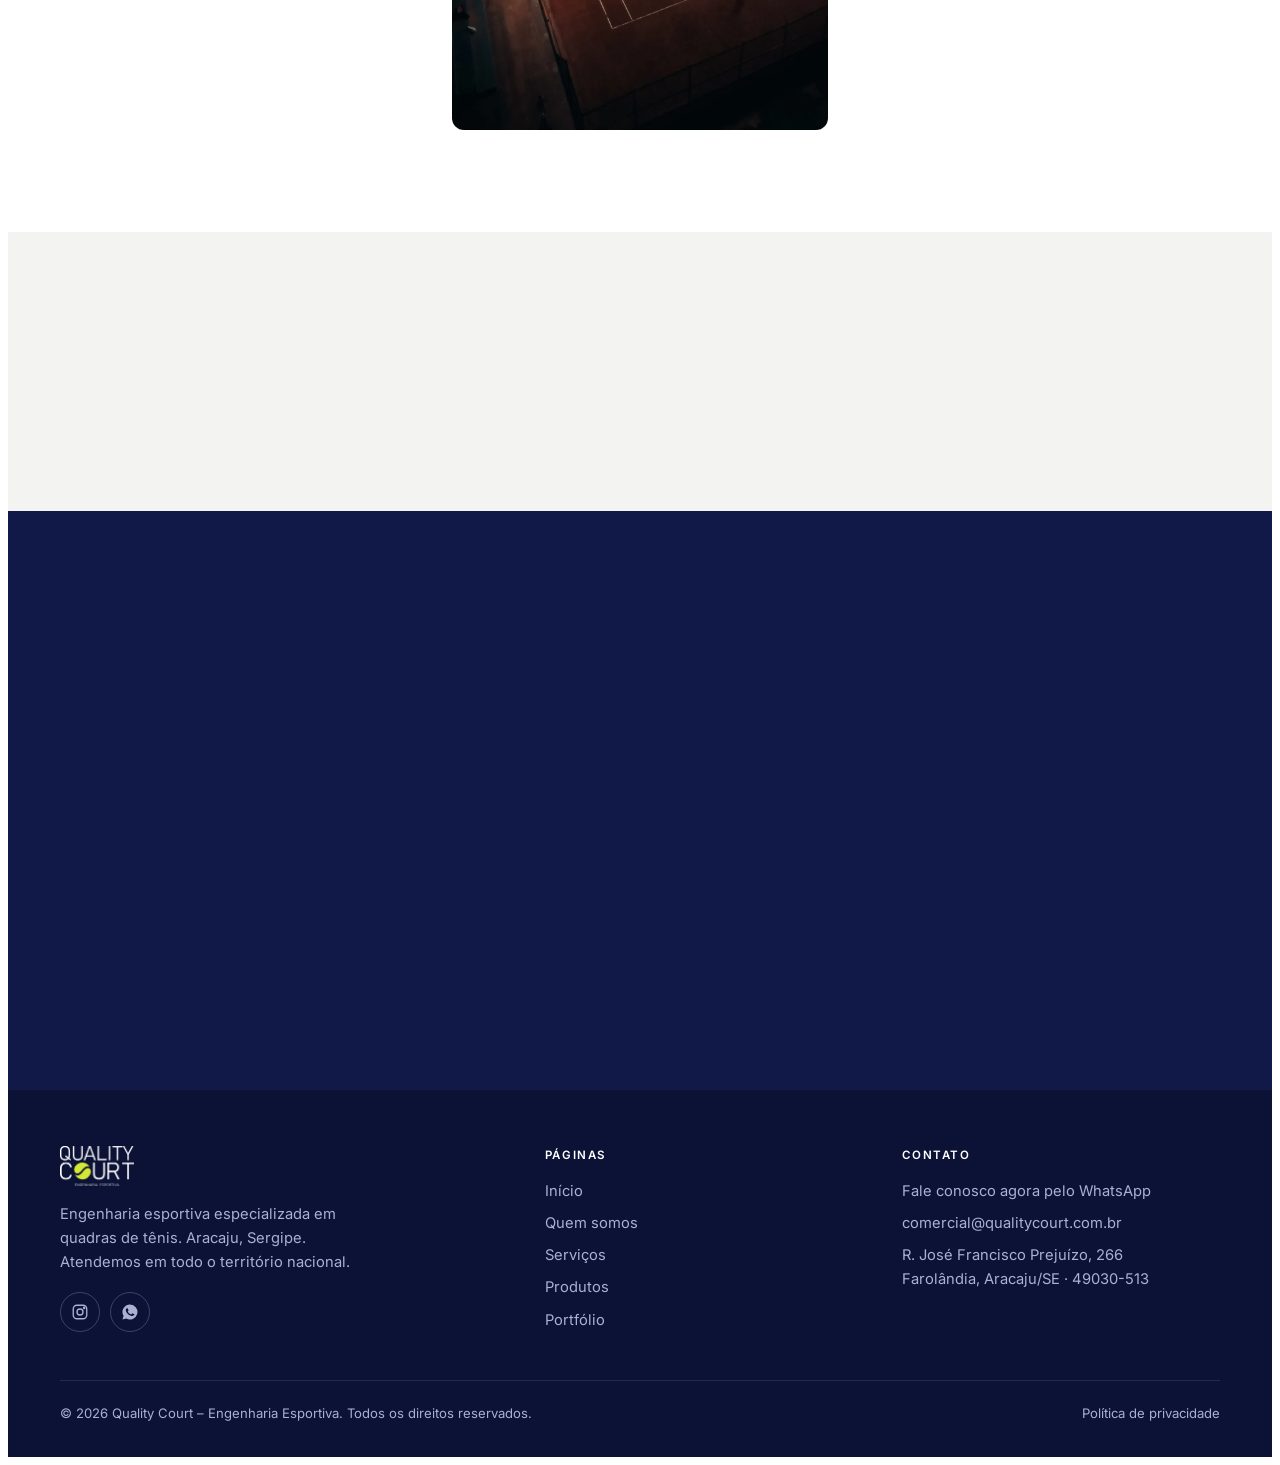
<file: portfolio.html>
<!doctype html>
<html lang="pt-BR">
<head>
<meta charset="utf-8">
<meta name="viewport" content="width=device-width, initial-scale=1, viewport-fit=cover">
<title>Portfólio | Quality Court</title>
<meta name="description" content="Portfólio de quadras de tênis construídas, reformadas e mantidas pela Quality Court.">
<link rel="canonical" href="https://www.qualitycourt.com.br/portfolio">
<meta property="og:type" content="website">
<meta property="og:site_name" content="Quality Court">
<meta property="og:title" content="Portfólio | Quality Court">
<meta property="og:description" content="Portfólio de quadras de tênis construídas, reformadas e mantidas pela Quality Court.">
<meta property="og:url" content="https://www.qualitycourt.com.br/portfolio">
<meta property="og:image" content="https://www.qualitycourt.com.br/img/og-quality-court.jpg">
<meta name="twitter:card" content="summary_large_image">
<meta name="theme-color" content="#ffffff">
<link rel="icon" type="image/png" href="favicon.png">
<link rel="preconnect" href="https://fonts.googleapis.com">
<link rel="preconnect" href="https://fonts.gstatic.com" crossorigin>
<link rel="stylesheet" href="https://fonts.googleapis.com/css2?family=Inter:wght@300..800&display=swap">
<link rel="stylesheet" href="css/style.css">
</head>
<body>
<!-- Menu: vem de js/layout.js -->
<div id="site-header"></div>

<main>
<!-- ABERTURA DA PÁGINA -->
<section class="page-hero pf-hero">
  <div class="wrap">
    <nav class="crumbs rv" aria-label="Você está em"><a href="index.html">Início</a><span>/</span>Portfólio</nav>
    <span class="eyebrow rv">Portfólio</span>
    <h1 class="rv" style="--d:.1s">Quadras que já estão em jogo</h1>
    <p class="lead rv" style="--d:.2s">Quadras cobertas, externas e com iluminação noturna construídas, reformadas e mantidas pela Quality Court. Clique em uma foto para ver em tela cheia.</p>
  </div>
</section>

<!-- GALERIA -->
<section class="sec pf-sec">
  <div class="wrap">
    <div class="pf-filters rv" role="toolbar" aria-label="Filtrar fotos">
      <button type="button" class="pf-chip is-on" data-filter="todas" aria-pressed="true">Todas <span>23</span></button>
      <button type="button" class="pf-chip" data-filter="fst" aria-pressed="false">FST · Orla de Atalaia <span>14</span></button>
      <button type="button" class="pf-chip" data-filter="cobertas" aria-pressed="false">Cobertas <span>2</span></button>
      <button type="button" class="pf-chip" data-filter="iluminadas" aria-pressed="false">Iluminação noturna <span>3</span></button>
      <button type="button" class="pf-chip" data-filter="externas" aria-pressed="false">Externas <span>3</span></button>
      <button type="button" class="pf-chip" data-filter="manutencao" aria-pressed="false">Manutenção <span>1</span></button>
    </div>
    <div class="pf-grid" id="pfGrid">
      <figure class="pf-item rv" data-cat="fst" style="--d:0.00s">
        <button type="button" class="pf-open" data-index="0" aria-label="Ampliar foto: FST · Antes, Terreno original das quadras">
          <img src="img/fst-01-antes-terreno.webp?v=2" alt="FST · Antes. Terreno original das quadras" loading="lazy" style="object-position:50% 60%">
          <figcaption><b>FST · Antes</b><span>Terreno original das quadras</span></figcaption>
        </button>
      </figure>
      <figure class="pf-item rv" data-cat="fst" style="--d:0.08s">
        <button type="button" class="pf-open" data-index="1" aria-label="Ampliar foto: FST · Antes, Vista aérea antes da obra">
          <img src="img/fst-02-antes-aerea.webp?v=2" alt="FST · Antes. Vista aérea antes da obra" loading="lazy" style="object-position:50% 62%">
          <figcaption><b>FST · Antes</b><span>Vista aérea antes da obra</span></figcaption>
        </button>
      </figure>
      <figure class="pf-item rv" data-cat="fst" style="--d:0.16s">
        <button type="button" class="pf-open" data-index="2" aria-label="Ampliar foto: FST · Obra, Vista aérea com a orla de Atalaia">
          <img src="img/fst-06-aerea-obra-orla.webp?v=2" alt="FST · Obra. Vista aérea com a orla de Atalaia" loading="lazy" style="object-position:50% 62%">
          <figcaption><b>FST · Obra</b><span>Vista aérea com a orla de Atalaia</span></figcaption>
        </button>
      </figure>
      <figure class="pf-item rv" data-cat="fst" style="--d:0.00s">
        <button type="button" class="pf-open" data-index="3" aria-label="Ampliar foto: FST · Obra, Chegada do saibro">
          <img src="img/fst-17-obra-chegada-saibro.webp?v=2" alt="FST · Obra. Chegada do saibro" loading="lazy" style="object-position:50% 55%">
          <figcaption><b>FST · Obra</b><span>Chegada do saibro</span></figcaption>
        </button>
      </figure>
      <figure class="pf-item rv" data-cat="fst" style="--d:0.08s">
        <button type="button" class="pf-open" data-index="4" aria-label="Ampliar foto: FST · Obra, Espalhamento do saibro">
          <img src="img/fst-16-obra-espalhamento-saibro.webp?v=2" alt="FST · Obra. Espalhamento do saibro" loading="lazy" style="object-position:50% 50%">
          <figcaption><b>FST · Obra</b><span>Espalhamento do saibro</span></figcaption>
        </button>
      </figure>
      <figure class="pf-item rv" data-cat="fst" style="--d:0.16s">
        <button type="button" class="pf-open" data-index="5" aria-label="Ampliar foto: FST · Obra, Superfície em preparação">
          <img src="img/fst-15-obra-superficie-noite.webp?v=2" alt="FST · Obra. Superfície em preparação" loading="lazy" style="object-position:50% 60%">
          <figcaption><b>FST · Obra</b><span>Superfície em preparação</span></figcaption>
        </button>
      </figure>
      <figure class="pf-item rv" data-cat="fst" style="--d:0.00s">
        <button type="button" class="pf-open" data-index="6" aria-label="Ampliar foto: FST · Acabamento, Fixação das linhas">
          <img src="img/fst-07-detalhe-fixacao-linha.webp?v=2" alt="FST · Acabamento. Fixação das linhas" loading="lazy" style="object-position:50% 70%">
          <figcaption><b>FST · Acabamento</b><span>Fixação das linhas</span></figcaption>
        </button>
      </figure>
      <figure class="pf-item rv" data-cat="fst" style="--d:0.08s">
        <button type="button" class="pf-open" data-index="7" aria-label="Ampliar foto: FST · Acabamento, Compactação com rolo">
          <img src="img/fst-08-detalhe-rolo-compactador.webp?v=2" alt="FST · Acabamento. Compactação com rolo" loading="lazy" style="object-position:50% 55%">
          <figcaption><b>FST · Acabamento</b><span>Compactação com rolo</span></figcaption>
        </button>
      </figure>
      <figure class="pf-item rv" data-cat="fst" style="--d:0.16s">
        <button type="button" class="pf-open" data-index="8" aria-label="Ampliar foto: FST · Acabamento, Instalação dos postes da rede">
          <img src="img/fst-09-instalacao-post.webp?v=2" alt="FST · Acabamento. Instalação dos postes da rede" loading="lazy" style="object-position:50% 35%">
          <figcaption><b>FST · Acabamento</b><span>Instalação dos postes da rede</span></figcaption>
        </button>
      </figure>
      <figure class="pf-item rv" data-cat="fst" style="--d:0.00s">
        <button type="button" class="pf-open" data-index="9" aria-label="Ampliar foto: FST · Entrega, Quadra pronta para jogo">
          <img src="img/fst-05-quadra-pronta-horizontal.webp?v=2" alt="FST · Entrega. Quadra pronta para jogo" loading="lazy" style="object-position:50% 50%">
          <figcaption><b>FST · Entrega</b><span>Quadra pronta para jogo</span></figcaption>
        </button>
      </figure>
      <figure class="pf-item rv" data-cat="fst" style="--d:0.08s">
        <button type="button" class="pf-open" data-index="10" aria-label="Ampliar foto: FST · Entrega, Quadra com iluminação">
          <img src="img/fst-04-quadra-pronta-vertical.webp?v=2" alt="FST · Entrega. Quadra com iluminação" loading="lazy" style="object-position:50% 50%">
          <figcaption><b>FST · Entrega</b><span>Quadra com iluminação</span></figcaption>
        </button>
      </figure>
      <figure class="pf-item rv" data-cat="fst" style="--d:0.16s">
        <button type="button" class="pf-open" data-index="11" aria-label="Ampliar foto: FST · Entrega, As 4 quadras vistas do alto">
          <img src="img/fst-10-aerea-dia-pronta.webp?v=2" alt="FST · Entrega. As 4 quadras vistas do alto" loading="lazy" style="object-position:50% 58%">
          <figcaption><b>FST · Entrega</b><span>As 4 quadras vistas do alto</span></figcaption>
        </button>
      </figure>
      <figure class="pf-item rv" data-cat="fst" style="--d:0.00s">
        <button type="button" class="pf-open" data-index="12" aria-label="Ampliar foto: FST · Entrega, Quadras em jogo à noite">
          <img src="img/fst-11-aerea-noite-cidade.webp?v=2" alt="FST · Entrega. Quadras em jogo à noite" loading="lazy" style="object-position:50% 65%">
          <figcaption><b>FST · Entrega</b><span>Quadras em jogo à noite</span></figcaption>
        </button>
      </figure>
      <figure class="pf-item rv" data-cat="fst" style="--d:0.08s">
        <button type="button" class="pf-open" data-index="13" aria-label="Ampliar foto: FST · Entrega, Noite de jogos na Federação">
          <img src="img/fst-14-aerea-noite-4quadras.webp?v=2" alt="FST · Entrega. Noite de jogos na Federação" loading="lazy" style="object-position:50% 55%">
          <figcaption><b>FST · Entrega</b><span>Noite de jogos na Federação</span></figcaption>
        </button>
      </figure>
      <figure class="pf-item rv" data-cat="cobertas" style="--d:0.16s">
        <button type="button" class="pf-open" data-index="14" aria-label="Ampliar foto: Quadra coberta, Centro de treinamento">
          <img src="img/quadra-coberta.webp" alt="Quadra coberta. Centro de treinamento" loading="lazy" style="object-position:50% 50%">
          <figcaption><b>Quadra coberta</b><span>Centro de treinamento</span></figcaption>
        </button>
      </figure>
      <figure class="pf-item rv" data-cat="iluminadas" style="--d:0.00s">
        <button type="button" class="pf-open" data-index="15" aria-label="Ampliar foto: Quadra com iluminação noturna, Refletores para jogos à noite">
          <img src="img/quadra-noturna.webp" alt="Quadra com iluminação noturna. Refletores para jogos à noite" loading="lazy" style="object-position:50% 50%">
          <figcaption><b>Quadra com iluminação noturna</b><span>Refletores para jogos à noite</span></figcaption>
        </button>
      </figure>
      <figure class="pf-item rv" data-cat="externas" style="--d:0.08s">
        <button type="button" class="pf-open" data-index="16" aria-label="Ampliar foto: Quadra externa, Saibro ao entardecer">
          <img src="img/quadra-por-do-sol-vertical.webp" alt="Quadra externa. Saibro ao entardecer" loading="lazy" style="object-position:50% 50%">
          <figcaption><b>Quadra externa</b><span>Saibro ao entardecer</span></figcaption>
        </button>
      </figure>
      <figure class="pf-item rv" data-cat="iluminadas" style="--d:0.16s">
        <button type="button" class="pf-open" data-index="17" aria-label="Ampliar foto: Quadra com iluminação noturna, Rede e linhas novas">
          <img src="img/quadra-noturna-vertical.webp" alt="Quadra com iluminação noturna. Rede e linhas novas" loading="lazy" style="object-position:50% 50%">
          <figcaption><b>Quadra com iluminação noturna</b><span>Rede e linhas novas</span></figcaption>
        </button>
      </figure>
      <figure class="pf-item rv" data-cat="externas" style="--d:0.00s">
        <button type="button" class="pf-open" data-index="18" aria-label="Ampliar foto: Quadra externa, Vista do fundo de quadra">
          <img src="img/quadra-por-do-sol.webp" alt="Quadra externa. Vista do fundo de quadra" loading="lazy" style="object-position:50% 50%">
          <figcaption><b>Quadra externa</b><span>Vista do fundo de quadra</span></figcaption>
        </button>
      </figure>
      <figure class="pf-item rv" data-cat="cobertas" style="--d:0.08s">
        <button type="button" class="pf-open" data-index="19" aria-label="Ampliar foto: Quadra coberta, Painéis de patrocinadores">
          <img src="img/quadra-coberta-vertical.webp" alt="Quadra coberta. Painéis de patrocinadores" loading="lazy" style="object-position:50% 50%">
          <figcaption><b>Quadra coberta</b><span>Painéis de patrocinadores</span></figcaption>
        </button>
      </figure>
      <figure class="pf-item rv" data-cat="externas" style="--d:0.16s">
        <button type="button" class="pf-open" data-index="20" aria-label="Ampliar foto: Quadra externa, Linhas e superfície de saibro">
          <img src="img/quadra-saibro.webp" alt="Quadra externa. Linhas e superfície de saibro" loading="lazy" style="object-position:50% 50%">
          <figcaption><b>Quadra externa</b><span>Linhas e superfície de saibro</span></figcaption>
        </button>
      </figure>
      <figure class="pf-item rv" data-cat="manutencao" style="--d:0.00s">
        <button type="button" class="pf-open" data-index="21" aria-label="Ampliar foto: Manutenção em andamento, Rega da superfície de saibro">
          <img src="img/manutencao-rega.webp" alt="Manutenção em andamento. Rega da superfície de saibro" loading="lazy" style="object-position:50% 50%">
          <figcaption><b>Manutenção em andamento</b><span>Rega da superfície de saibro</span></figcaption>
        </button>
      </figure>
      <figure class="pf-item rv" data-cat="iluminadas" style="--d:0.08s">
        <button type="button" class="pf-open" data-index="22" aria-label="Ampliar foto: Quadra com iluminação noturna, Vista lateral da rede">
          <img src="img/quadra-noturna-vertical-2.webp" alt="Quadra com iluminação noturna. Vista lateral da rede" loading="lazy" style="object-position:50% 50%">
          <figcaption><b>Quadra com iluminação noturna</b><span>Vista lateral da rede</span></figcaption>
        </button>
      </figure>
    </div>
  </div>
</section>

<!-- AVALIAÇÃO -->
<section class="sec sec-soft">
  <div class="wrap review-band rv">
    <a class="g-score" href="https://www.google.com/maps/search/?api=1&amp;query=Quality%20Court%20Engenharia%20Esportiva%20Aracaju" target="_blank" rel="noopener">
      <b>5,0</b><span><span class="stars" aria-hidden="true">★★★★★</span>9 avaliações no Google</span>
    </a>
    <p class="review-quote">“Prazo, qualidade e profissionalismo de toda equipe.”<small><b>Gleydson Barboza da Mota</b> · Avaliação no Google</small></p>
  </div>
</section>

<!-- CONTATO -->
<section class="sec cta on-navy">
  <div class="wrap cta-grid">
    <div style="display:flex;flex-direction:column;gap:22px;min-width:0">
      <span class="eyebrow rv">Sua quadra</span>
      <h2 class="rv" style="--d:.1s">A próxima quadra do portfólio pode ser a sua.</h2>
      <p class="lead rv" style="--d:.2s">Construção, reforma ou manutenção: fale com a nossa equipe e agende uma avaliação técnica.</p>
      <div class="hero-ctas rv" style="--d:.3s">
        <a class="btn btn-lime" href="https://wa.me/5579991436105?text=Ol%C3%A1!%20Vi%20o%20portf%C3%B3lio%20e%20quero%20falar%20sobre%20minha%20quadra." target="_blank" rel="noopener"><svg viewBox="0 0 24 24" fill="currentColor" aria-hidden="true"><path d="M12 2a10 10 0 0 0-8.6 15.1L2 22l5-1.3A10 10 0 1 0 12 2Zm5.3 14.1c-.2.6-1.3 1.2-1.8 1.2-.5.1-1 .2-3.3-.7-2.8-1.1-4.5-3.9-4.7-4.1-.1-.2-1.1-1.5-1.1-2.9s.7-2 1-2.3c.2-.3.5-.3.7-.3h.5c.2 0 .4 0 .6.5l.8 2c.1.2.1.3 0 .5l-.4.6-.4.4c-.1.2-.3.3-.1.6.2.3.8 1.3 1.7 2.1 1.2 1 2.1 1.3 2.4 1.5.3.1.5.1.6-.1l.9-1.1c.2-.3.4-.2.7-.1l1.9.9c.3.1.5.2.5.3.1.2.1.7-.1 1.3Z"/></svg> Fale com um especialista</a>
        <a class="btn btn-ghost" href="servicos.html">Conheça os serviços</a>
      </div>
    </div>
    <div class="cta-photo rv rv-r" style="--d:.2s"><img src="img/quadra-noturna.webp" alt="Quadra de saibro iluminada" loading="lazy" width="1920" height="1440"></div>
  </div>
</section>

<!-- TELA CHEIA -->
<div class="lightbox" id="lightbox" hidden role="dialog" aria-modal="true" aria-label="Foto ampliada">
  <button type="button" class="lb-close" aria-label="Fechar">×</button>
  <button type="button" class="lb-nav lb-prev" aria-label="Foto anterior">‹</button>
  <figure class="lb-fig"><img id="lbImg" alt=""><figcaption id="lbCap"></figcaption></figure>
  <button type="button" class="lb-nav lb-next" aria-label="Próxima foto">›</button>
  <span class="lb-count" id="lbCount"></span>
</div>
</main>

<!-- Rodapé: vem de js/layout.js -->
<div id="site-footer"></div>
<script src="js/layout.js"></script>
<script src="js/main.js"></script>
</body>
</html>
</file>
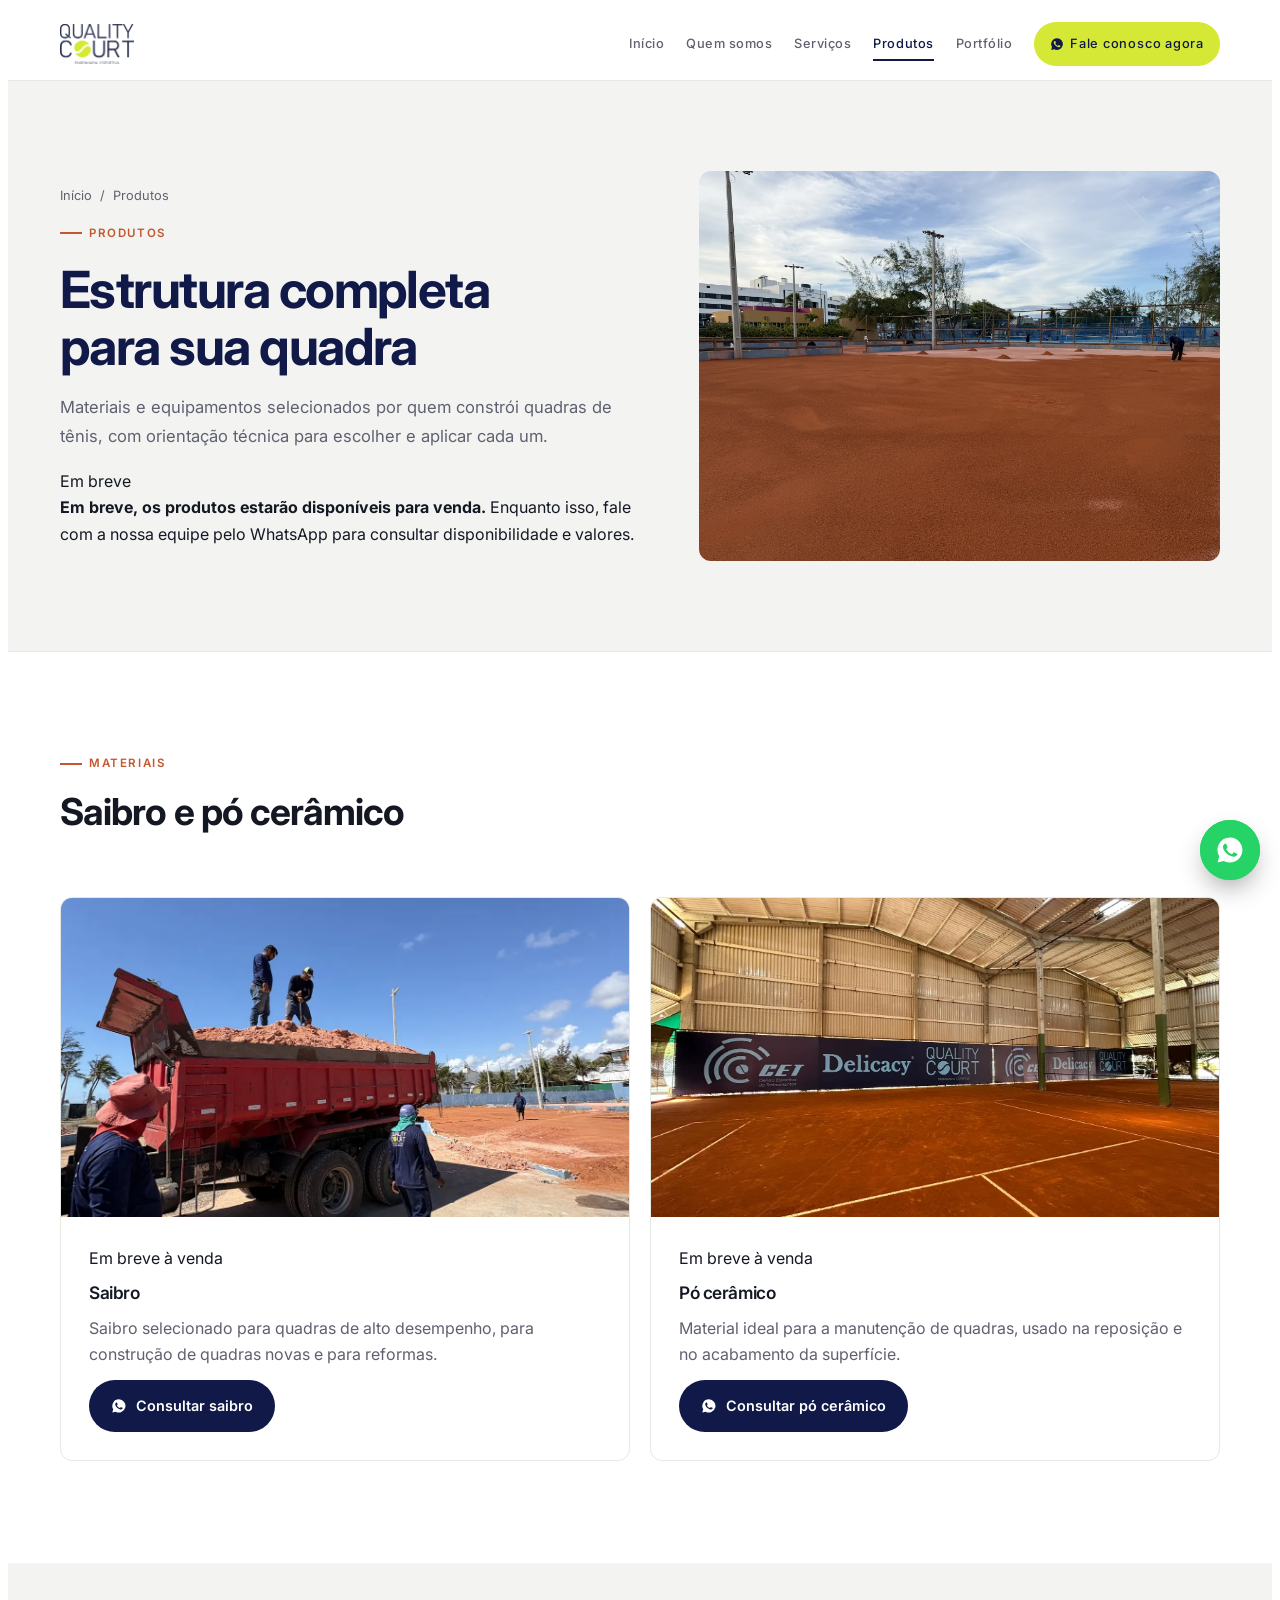
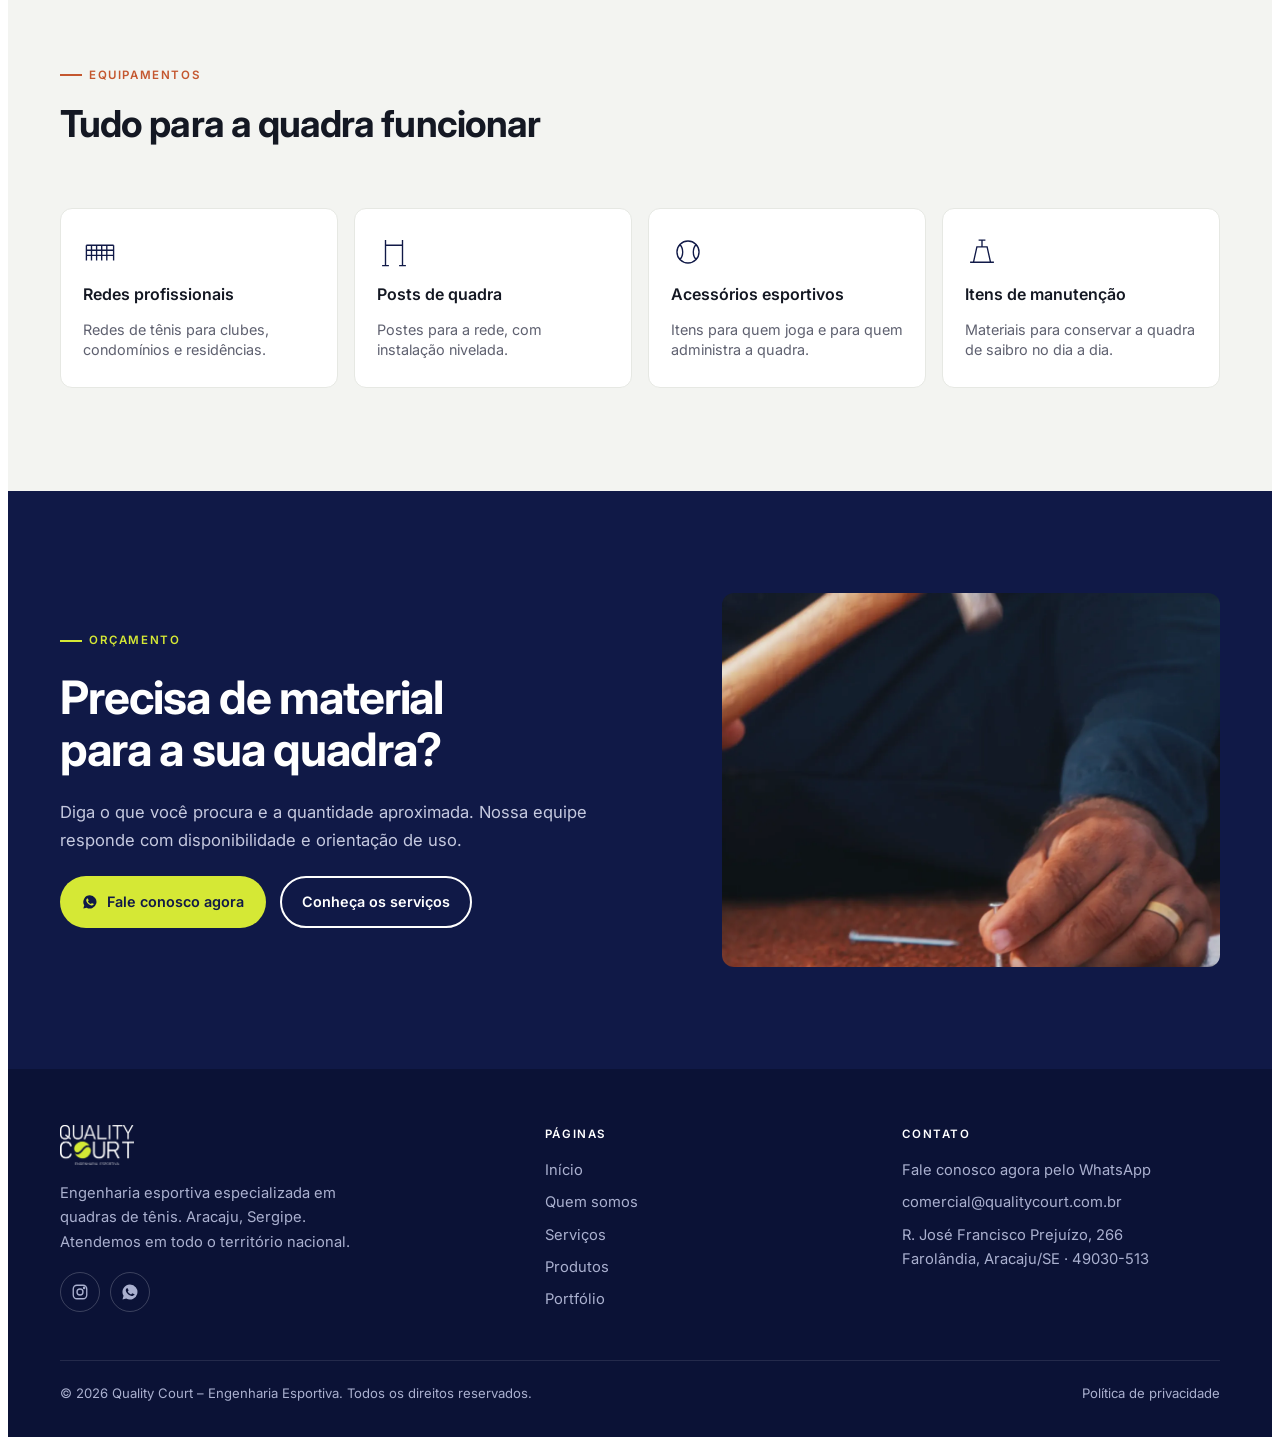
<file: produtos.html>
<!doctype html>
<html lang="pt-BR">
<head>
<meta charset="utf-8">
<meta name="viewport" content="width=device-width, initial-scale=1, viewport-fit=cover">
<title>Produtos | Quality Court</title>
<meta name="description" content="Saibro, pó cerâmico, redes, posts, acessórios e itens de manutenção para quadras de tênis.">
<link rel="canonical" href="https://www.qualitycourt.com.br/produtos">
<meta property="og:type" content="website">
<meta property="og:site_name" content="Quality Court">
<meta property="og:title" content="Produtos | Quality Court">
<meta property="og:description" content="Saibro, pó cerâmico, redes, posts, acessórios e itens de manutenção para quadras de tênis.">
<meta property="og:url" content="https://www.qualitycourt.com.br/produtos">
<meta property="og:image" content="https://www.qualitycourt.com.br/img/og-quality-court.jpg">
<meta name="twitter:card" content="summary_large_image">
<meta name="theme-color" content="#ffffff">
<link rel="icon" type="image/png" href="favicon.png">
<link rel="preconnect" href="https://fonts.googleapis.com">
<link rel="preconnect" href="https://fonts.gstatic.com" crossorigin>
<link rel="stylesheet" href="https://fonts.googleapis.com/css2?family=Inter:wght@300..800&display=swap">
<link rel="stylesheet" href="css/style.css">
</head>
<body>
<!-- Menu: vem de js/layout.js -->
<div id="site-header"></div>

<main>
<section class="page-hero page-hero-split">
  <div class="wrap">
    <div class="ph-text">
      <nav class="crumbs rv" aria-label="Você está em"><a href="index.html">Início</a><span>/</span>Produtos</nav>
      <span class="eyebrow rv">Produtos</span>
      <h1 class="rv" style="--d:.1s">Estrutura completa para sua quadra</h1>
      <p class="lead rv" style="--d:.2s">Materiais e equipamentos selecionados por quem constrói quadras de tênis, com orientação técnica para escolher e aplicar cada um.</p>
      <div class="soon rv" style="--d:.3s" role="note">
        <span class="soon-tag">Em breve</span>
        <p><b>Em breve, os produtos estarão disponíveis para venda.</b> Enquanto isso, fale com a nossa equipe pelo WhatsApp para consultar disponibilidade e valores.</p>
      </div>
    </div>
    <div class="ph-media rv rv-r" style="--d:.2s"><img src="img/fst-16-obra-espalhamento-saibro.webp?v=2" alt="Saibro novo sendo espalhado na quadra" width="1920" height="1440"></div>
  </div>
</section>

<section class="sec">
  <div class="wrap">
    <div class="sec-head">
      <span class="eyebrow rv">Materiais</span>
      <h2 class="rv" style="--d:.1s">Saibro e pó cerâmico</h2>
    </div>
    <div class="prod-feature">
      <article class="pf-card rv" id="saibro">
        <div class="pf-card-img"><img src="img/fst-17-obra-chegada-saibro.webp?v=2" alt="Caminhão descarregando saibro na obra" loading="lazy" width="1200" height="1600" style="object-position:50% 55%"></div>
        <div class="pf-card-body">
          <span class="soon-mini">Em breve à venda</span>
          <h3>Saibro</h3>
          <p>Saibro selecionado para quadras de alto desempenho, para construção de quadras novas e para reformas.</p>
          <a class="btn btn-navy" href="https://wa.me/5579991436105?text=Ol%C3%A1!%20Quero%20comprar%20saibro." target="_blank" rel="noopener"><svg viewBox="0 0 24 24" fill="currentColor" aria-hidden="true"><path d="M12 2a10 10 0 0 0-8.6 15.1L2 22l5-1.3A10 10 0 1 0 12 2Zm5.3 14.1c-.2.6-1.3 1.2-1.8 1.2-.5.1-1 .2-3.3-.7-2.8-1.1-4.5-3.9-4.7-4.1-.1-.2-1.1-1.5-1.1-2.9s.7-2 1-2.3c.2-.3.5-.3.7-.3h.5c.2 0 .4 0 .6.5l.8 2c.1.2.1.3 0 .5l-.4.6-.4.4c-.1.2-.3.3-.1.6.2.3.8 1.3 1.7 2.1 1.2 1 2.1 1.3 2.4 1.5.3.1.5.1.6-.1l.9-1.1c.2-.3.4-.2.7-.1l1.9.9c.3.1.5.2.5.3.1.2.1.7-.1 1.3Z"/></svg> Consultar saibro</a>
        </div>
      </article>
      <article class="pf-card rv" style="--d:.1s" id="po-ceramico">
        <div class="pf-card-img"><img src="img/quadra-coberta.webp" alt="Quadra coberta com acabamento em pó cerâmico" loading="lazy" width="1600" height="1200"></div>
        <div class="pf-card-body">
          <span class="soon-mini">Em breve à venda</span>
          <h3>Pó cerâmico</h3>
          <p>Material ideal para a manutenção de quadras, usado na reposição e no acabamento da superfície.</p>
          <a class="btn btn-navy" href="https://wa.me/5579991436105?text=Ol%C3%A1!%20Quero%20comprar%20p%C3%B3%20cer%C3%A2mico." target="_blank" rel="noopener"><svg viewBox="0 0 24 24" fill="currentColor" aria-hidden="true"><path d="M12 2a10 10 0 0 0-8.6 15.1L2 22l5-1.3A10 10 0 1 0 12 2Zm5.3 14.1c-.2.6-1.3 1.2-1.8 1.2-.5.1-1 .2-3.3-.7-2.8-1.1-4.5-3.9-4.7-4.1-.1-.2-1.1-1.5-1.1-2.9s.7-2 1-2.3c.2-.3.5-.3.7-.3h.5c.2 0 .4 0 .6.5l.8 2c.1.2.1.3 0 .5l-.4.6-.4.4c-.1.2-.3.3-.1.6.2.3.8 1.3 1.7 2.1 1.2 1 2.1 1.3 2.4 1.5.3.1.5.1.6-.1l.9-1.1c.2-.3.4-.2.7-.1l1.9.9c.3.1.5.2.5.3.1.2.1.7-.1 1.3Z"/></svg> Consultar pó cerâmico</a>
        </div>
      </article>
    </div>
  </div>
</section>

<section class="sec sec-soft">
  <div class="wrap">
    <div class="sec-head">
      <span class="eyebrow rv">Equipamentos</span>
      <h2 class="rv" style="--d:.1s">Tudo para a quadra funcionar</h2>
    </div>
    <ul class="prod-list prod-4">
      <li class="rv" id="redes-posts"><a href="https://wa.me/5579991436105?text=Ol%C3%A1!%20Quero%20saber%20sobre%20redes%20profissionais." target="_blank" rel="noopener"><svg viewBox="0 0 40 40" aria-hidden="true"><path d="M4 12h32M4 12v18M36 12v18M4 18h32M4 24h32M10 12v18M16 12v18M22 12v18M28 12v18"/></svg><b>Redes profissionais</b><span>Redes de tênis para clubes, condomínios e residências.</span></a></li>
      <li class="rv" style="--d:.1s"><a href="https://wa.me/5579991436105?text=Ol%C3%A1!%20Quero%20saber%20sobre%20posts%20de%20quadra." target="_blank" rel="noopener"><svg viewBox="0 0 40 40" aria-hidden="true"><path d="M10 6v30M30 6v30M6 36h8M26 36h8M10 12h20"/></svg><b>Posts de quadra</b><span>Postes para a rede, com instalação nivelada.</span></a></li>
      <li class="rv" style="--d:.2s"><a href="https://wa.me/5579991436105?text=Ol%C3%A1!%20Quero%20saber%20sobre%20acess%C3%B3rios%20esportivos." target="_blank" rel="noopener"><svg viewBox="0 0 40 40" aria-hidden="true"><circle cx="20" cy="20" r="13"/><path d="M10 11c5 4 5 14 0 18M30 11c-5 4-5 14 0 18"/></svg><b>Acessórios esportivos</b><span>Itens para quem joga e para quem administra a quadra.</span></a></li>
      <li class="rv" style="--d:.3s" id="manutencao"><a href="https://wa.me/5579991436105?text=Ol%C3%A1!%20Quero%20saber%20sobre%20itens%20de%20manuten%C3%A7%C3%A3o." target="_blank" rel="noopener"><svg viewBox="0 0 40 40" aria-hidden="true"><path d="M6 32h28M10 32l4-18h12l4 18M20 14V6M16 6h8"/></svg><b>Itens de manutenção</b><span>Materiais para conservar a quadra de saibro no dia a dia.</span></a></li>
    </ul>
  </div>
</section>

<section class="sec cta on-navy">
  <div class="wrap cta-grid">
    <div style="display:flex;flex-direction:column;gap:22px;min-width:0">
      <span class="eyebrow rv">Orçamento</span>
      <h2 class="rv" style="--d:.1s">Precisa de material para a sua quadra?</h2>
      <p class="lead rv" style="--d:.2s">Diga o que você procura e a quantidade aproximada. Nossa equipe responde com disponibilidade e orientação de uso.</p>
      <div class="hero-ctas rv" style="--d:.3s">
        <a class="btn btn-lime" href="https://wa.me/5579991436105?text=Ol%C3%A1!%20Quero%20um%20or%C3%A7amento%20de%20produtos." target="_blank" rel="noopener"><svg viewBox="0 0 24 24" fill="currentColor" aria-hidden="true"><path d="M12 2a10 10 0 0 0-8.6 15.1L2 22l5-1.3A10 10 0 1 0 12 2Zm5.3 14.1c-.2.6-1.3 1.2-1.8 1.2-.5.1-1 .2-3.3-.7-2.8-1.1-4.5-3.9-4.7-4.1-.1-.2-1.1-1.5-1.1-2.9s.7-2 1-2.3c.2-.3.5-.3.7-.3h.5c.2 0 .4 0 .6.5l.8 2c.1.2.1.3 0 .5l-.4.6-.4.4c-.1.2-.3.3-.1.6.2.3.8 1.3 1.7 2.1 1.2 1 2.1 1.3 2.4 1.5.3.1.5.1.6-.1l.9-1.1c.2-.3.4-.2.7-.1l1.9.9c.3.1.5.2.5.3.1.2.1.7-.1 1.3Z"/></svg> Fale conosco agora</a>
        <a class="btn btn-ghost" href="servicos.html">Conheça os serviços</a>
      </div>
    </div>
    <div class="cta-photo rv rv-r" style="--d:.2s"><img src="img/fst-07-detalhe-fixacao-linha.webp?v=2" alt="Fixação das linhas da quadra de saibro" loading="lazy" width="1200" height="2133" style="object-position:50% 70%"></div>
  </div>
</section>
</main>


<!-- Rodapé: vem de js/layout.js -->
<div id="site-footer"></div>
<script src="js/layout.js"></script>
<script src="js/main.js"></script>
</body>
</html>
</file>
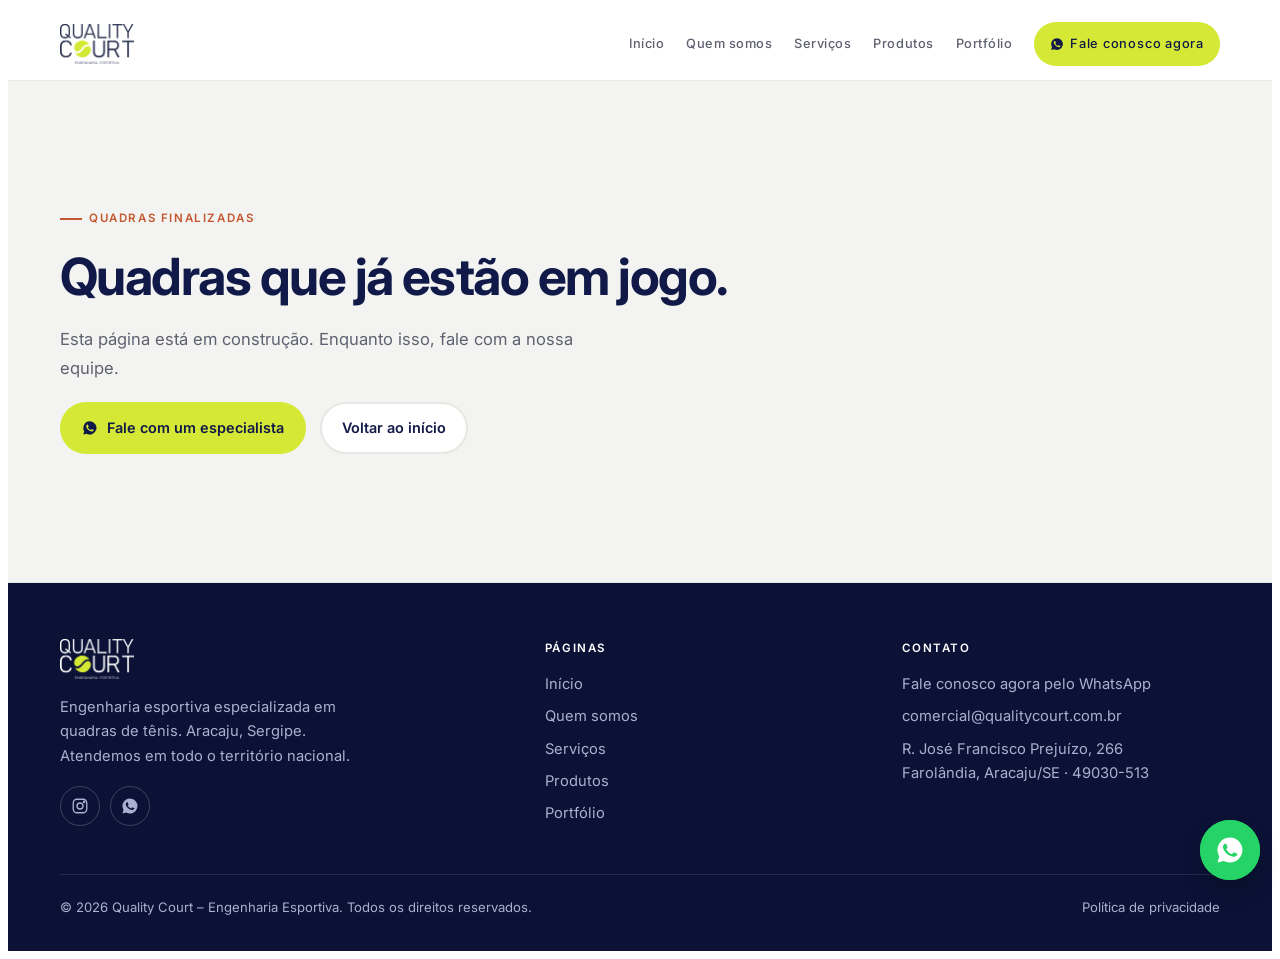
<file: quadras-finalizadas.html>
<!doctype html>
<html lang="pt-BR">
<head>
<meta charset="utf-8">
<meta name="viewport" content="width=device-width, initial-scale=1, viewport-fit=cover">
<title>Quadras finalizadas | Quality Court</title>
<meta name="description" content="Conheça quadras de tênis construídas, reformadas e mantidas pela Quality Court.">
<link rel="canonical" href="https://www.qualitycourt.com.br/quadras-finalizadas">
<meta property="og:type" content="website">
<meta property="og:site_name" content="Quality Court">
<meta property="og:title" content="Quadras finalizadas | Quality Court">
<meta property="og:description" content="Conheça quadras de tênis construídas, reformadas e mantidas pela Quality Court.">
<meta property="og:url" content="https://www.qualitycourt.com.br/quadras-finalizadas">
<meta property="og:image" content="https://www.qualitycourt.com.br/img/og-quality-court.jpg">
<meta name="twitter:card" content="summary_large_image">
<meta name="theme-color" content="#ffffff">
<link rel="icon" type="image/png" href="favicon.png">
<link rel="preconnect" href="https://fonts.googleapis.com">
<link rel="preconnect" href="https://fonts.gstatic.com" crossorigin>
<link rel="stylesheet" href="https://fonts.googleapis.com/css2?family=Inter:wght@300..800&display=swap">
<link rel="stylesheet" href="css/style.css">
</head>
<body>
<!-- Menu: vem de js/layout.js -->
<div id="site-header"></div>

<main>
<section class="page-hero">
  <div class="wrap">
    <span class="eyebrow rv">Quadras finalizadas</span>
    <h1 class="rv" style="--d:.1s">Quadras que já estão em jogo.</h1>
    <p class="lead rv" style="--d:.2s">Esta página está em construção. Enquanto isso, fale com a nossa equipe.</p>
    <div class="hero-ctas rv" style="--d:.3s"><a class="btn btn-lime" href="https://wa.me/5579991935073?text=Ol%C3%A1!%20Vim%20pelo%20site%20da%20Quality%20Court." target="_blank" rel="noopener"><svg viewBox="0 0 24 24" fill="currentColor" aria-hidden="true"><path d="M12 2a10 10 0 0 0-8.6 15.1L2 22l5-1.3A10 10 0 1 0 12 2Zm5.3 14.1c-.2.6-1.3 1.2-1.8 1.2-.5.1-1 .2-3.3-.7-2.8-1.1-4.5-3.9-4.7-4.1-.1-.2-1.1-1.5-1.1-2.9s.7-2 1-2.3c.2-.3.5-.3.7-.3h.5c.2 0 .4 0 .6.5l.8 2c.1.2.1.3 0 .5l-.4.6-.4.4c-.1.2-.3.3-.1.6.2.3.8 1.3 1.7 2.1 1.2 1 2.1 1.3 2.4 1.5.3.1.5.1.6-.1l.9-1.1c.2-.3.4-.2.7-.1l1.9.9c.3.1.5.2.5.3.1.2.1.7-.1 1.3Z"/></svg> Fale com um especialista</a><a class="btn btn-outline" href="index.html">Voltar ao início</a></div>
  </div>
</section>
</main>

<!-- Rodapé: vem de js/layout.js -->
<div id="site-footer"></div>
<script src="js/layout.js"></script>
<script src="js/main.js"></script>
</body>
</html>
</file>
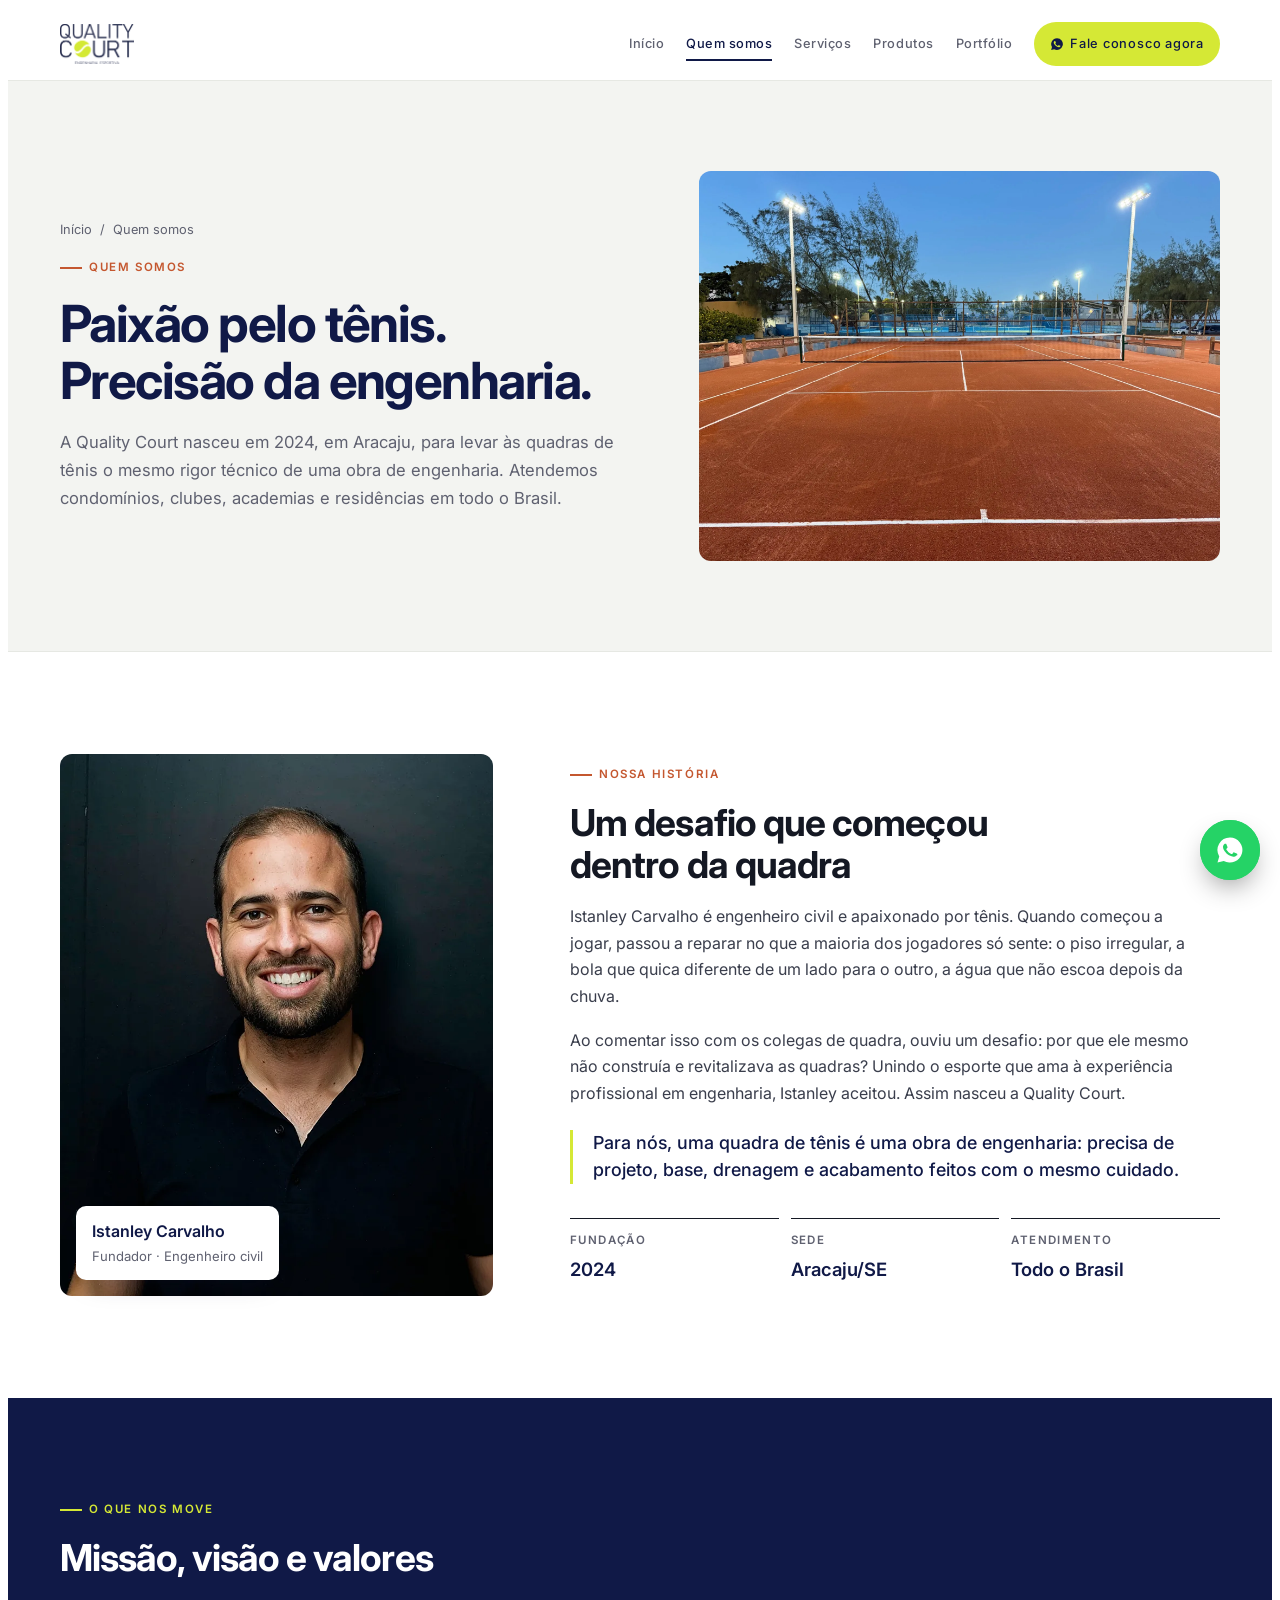
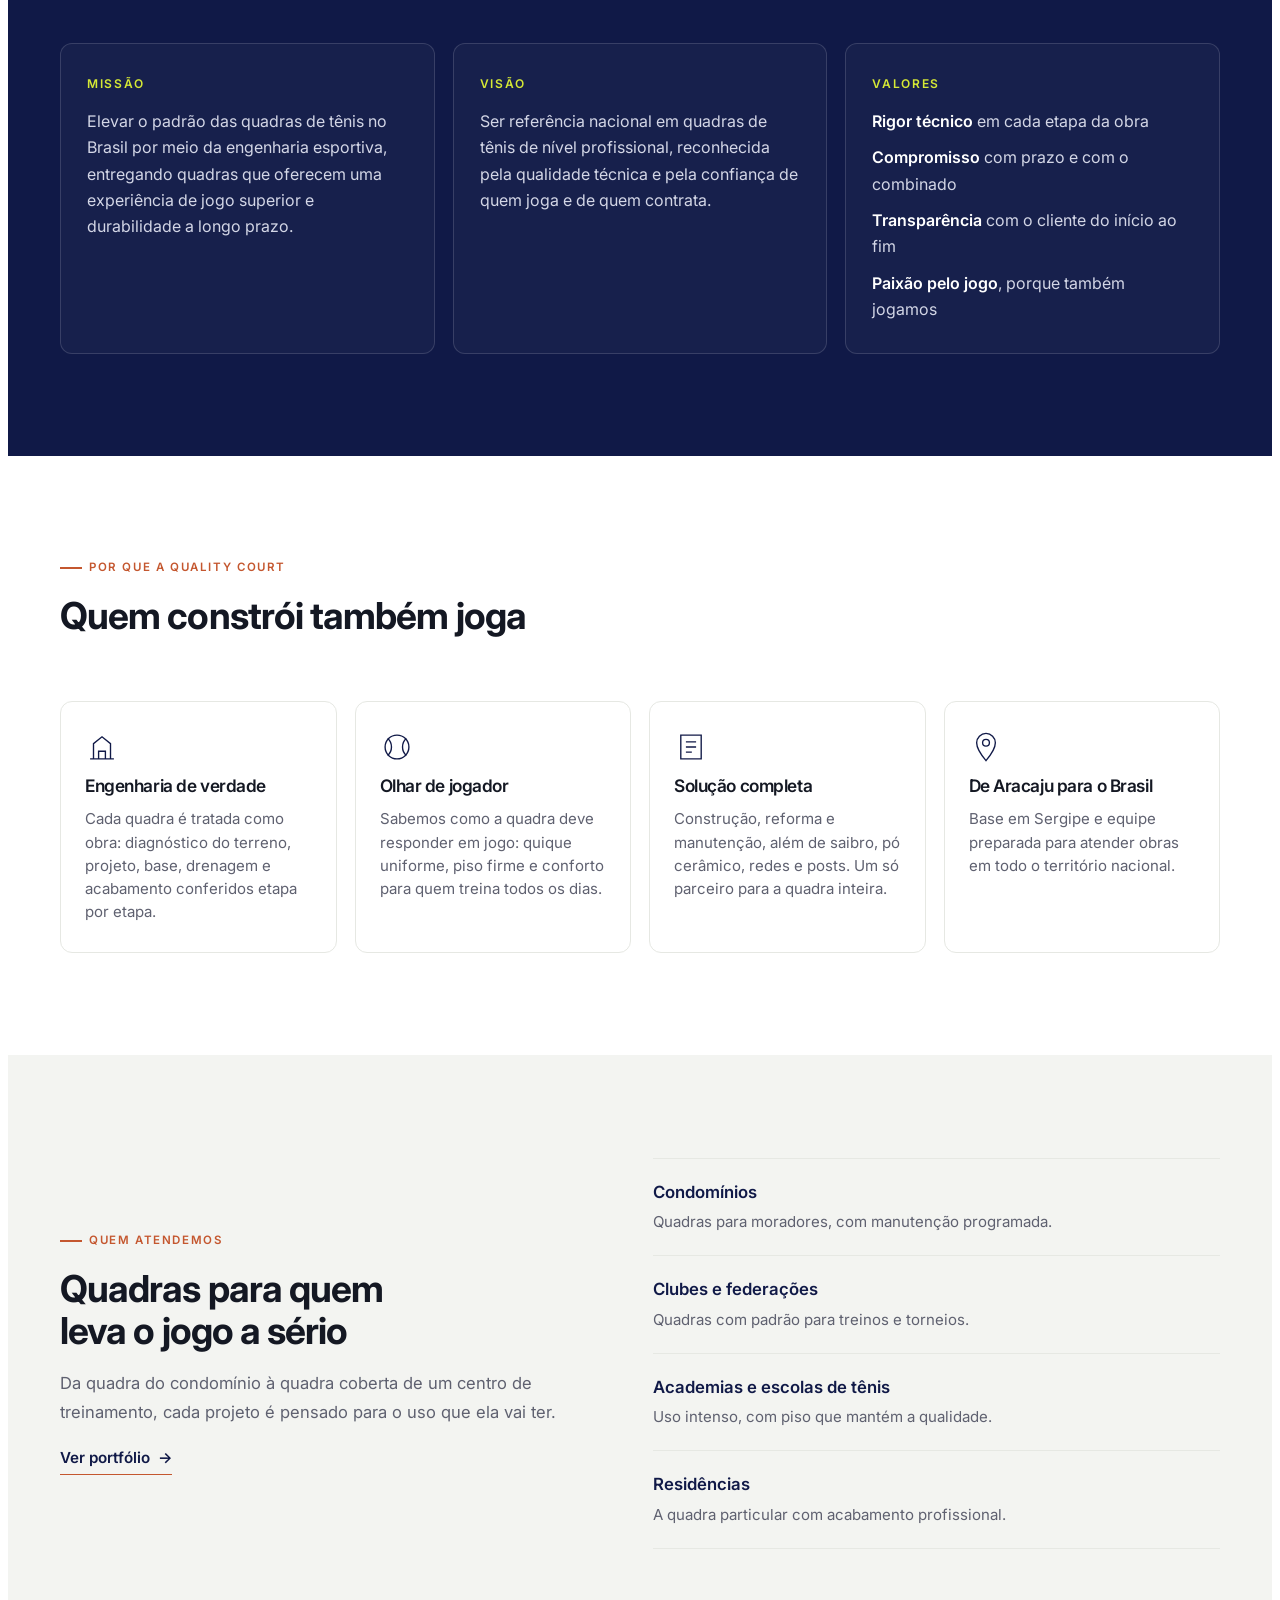
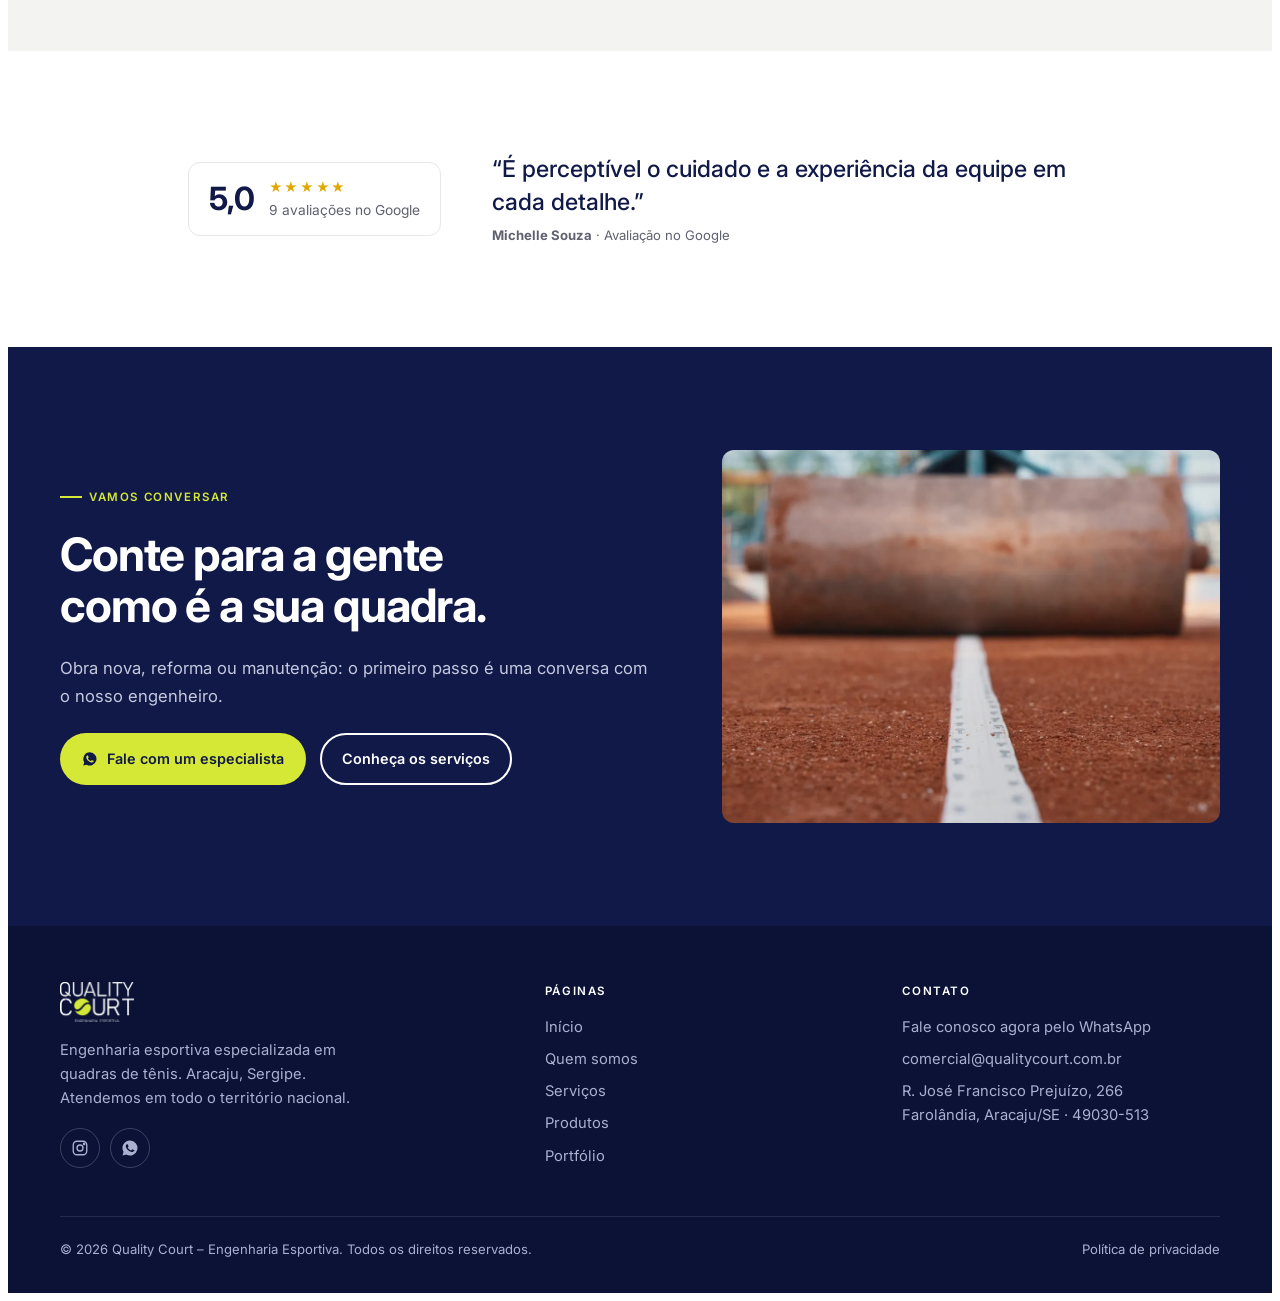
<file: quem-somos.html>
<!doctype html>
<html lang="pt-BR">
<head>
<meta charset="utf-8">
<meta name="viewport" content="width=device-width, initial-scale=1, viewport-fit=cover">
<title>Quem somos | Quality Court</title>
<meta name="description" content="A história da Quality Court, do engenheiro Istanley Carvalho e da missão de elevar o padrão das quadras de tênis.">
<link rel="canonical" href="https://www.qualitycourt.com.br/quem-somos">
<meta property="og:type" content="website">
<meta property="og:site_name" content="Quality Court">
<meta property="og:title" content="Quem somos | Quality Court">
<meta property="og:description" content="A história da Quality Court, do engenheiro Istanley Carvalho e da missão de elevar o padrão das quadras de tênis.">
<meta property="og:url" content="https://www.qualitycourt.com.br/quem-somos">
<meta property="og:image" content="https://www.qualitycourt.com.br/img/og-quality-court.jpg">
<meta name="twitter:card" content="summary_large_image">
<meta name="theme-color" content="#ffffff">
<link rel="icon" type="image/png" href="favicon.png">
<link rel="preconnect" href="https://fonts.googleapis.com">
<link rel="preconnect" href="https://fonts.gstatic.com" crossorigin>
<link rel="stylesheet" href="https://fonts.googleapis.com/css2?family=Inter:wght@300..800&display=swap">
<link rel="stylesheet" href="css/style.css">
</head>
<body>
<!-- Menu: vem de js/layout.js -->
<div id="site-header"></div>

<main>
<!-- ABERTURA DA PÁGINA -->
<section class="page-hero page-hero-split">
  <div class="wrap">
    <div class="ph-text">
      <nav class="crumbs rv" aria-label="Você está em"><a href="index.html">Início</a><span>/</span>Quem somos</nav>
      <span class="eyebrow rv">Quem somos</span>
      <h1 class="rv" style="--d:.1s">Paixão pelo tênis.<br>Precisão da engenharia.</h1>
      <p class="lead rv" style="--d:.2s">A Quality Court nasceu em 2024, em Aracaju, para levar às quadras de tênis o mesmo rigor técnico de uma obra de engenharia. Atendemos condomínios, clubes, academias e residências em todo o Brasil.</p>
    </div>
    <div class="ph-media rv rv-r" style="--d:.2s">
      <img src="img/fst-05-quadra-pronta-horizontal.webp?v=2" alt="Quadra de saibro da Federação Sergipana de Tênis pronta para jogo" width="1920" height="1440">
    </div>
  </div>
</section>

<!-- HISTÓRIA -->
<section class="sec">
  <div class="wrap story-grid">
    <figure class="founder rv rv-l">
      <img src="img/istanley-carvalho.webp" alt="Istanley Carvalho, fundador da Quality Court" width="800" height="1000" loading="lazy">
      <figcaption><b>Istanley Carvalho</b><span>Fundador · Engenheiro civil</span></figcaption>
    </figure>
    <div class="story-text">
      <span class="eyebrow rv">Nossa história</span>
      <h2 class="rv" style="--d:.1s">Um desafio que começou dentro da quadra</h2>
      <p class="rv" style="--d:.15s">Istanley Carvalho é engenheiro civil e apaixonado por tênis. Quando começou a jogar, passou a reparar no que a maioria dos jogadores só sente: o piso irregular, a bola que quica diferente de um lado para o outro, a água que não escoa depois da chuva.</p>
      <p class="rv" style="--d:.2s">Ao comentar isso com os colegas de quadra, ouviu um desafio: por que ele mesmo não construía e revitalizava as quadras? Unindo o esporte que ama à experiência profissional em engenharia, Istanley aceitou. Assim nasceu a Quality Court.</p>
      <p class="statement rv" style="--d:.25s">Para nós, uma quadra de tênis é uma obra de engenharia: precisa de projeto, base, drenagem e acabamento feitos com o mesmo cuidado.</p>
      <dl class="facts rv" style="--d:.3s">
        <div><dt>Fundação</dt><dd>2024</dd></div>
        <div><dt>Sede</dt><dd>Aracaju/SE</dd></div>
        <div><dt>Atendimento</dt><dd>Todo o Brasil</dd></div>
      </dl>
    </div>
  </div>
</section>

<!-- MISSÃO, VISÃO, VALORES -->
<section class="sec on-navy mvv">
  <div class="wrap">
    <div class="sec-head">
      <span class="eyebrow rv">O que nos move</span>
      <h2 class="rv" style="--d:.1s">Missão, visão e valores</h2>
    </div>
    <div class="mvv-grid">
      <article class="mvv-card rv" style="--d:.1s">
        <span class="mvv-n">Missão</span>
        <p>Elevar o padrão das quadras de tênis no Brasil por meio da engenharia esportiva, entregando quadras que oferecem uma experiência de jogo superior e durabilidade a longo prazo.</p>
      </article>
      <article class="mvv-card rv" style="--d:.2s">
        <span class="mvv-n">Visão</span>
        <p>Ser referência nacional em quadras de tênis de nível profissional, reconhecida pela qualidade técnica e pela confiança de quem joga e de quem contrata.</p>
      </article>
      <article class="mvv-card rv" style="--d:.3s">
        <span class="mvv-n">Valores</span>
        <ul>
          <li><b>Rigor técnico</b> em cada etapa da obra</li>
          <li><b>Compromisso</b> com prazo e com o combinado</li>
          <li><b>Transparência</b> com o cliente do início ao fim</li>
          <li><b>Paixão pelo jogo</b>, porque também jogamos</li>
        </ul>
      </article>
    </div>
  </div>
</section>

<!-- DIFERENCIAIS -->
<section class="sec">
  <div class="wrap">
    <div class="sec-head">
      <span class="eyebrow rv">Por que a Quality Court</span>
      <h2 class="rv" style="--d:.1s">Quem constrói também joga</h2>
    </div>
    <div class="diff-grid">
      <div class="diff rv" style="--d:.05s">
        <svg viewBox="0 0 40 40" aria-hidden="true"><path d="M6 34h28M10 34V16l10-8 10 8v18M16 34v-9h8v9"/></svg>
        <h3>Engenharia de verdade</h3>
        <p>Cada quadra é tratada como obra: diagnóstico do terreno, projeto, base, drenagem e acabamento conferidos etapa por etapa.</p>
      </div>
      <div class="diff rv" style="--d:.1s">
        <svg viewBox="0 0 40 40" aria-hidden="true"><circle cx="20" cy="20" r="14"/><path d="M9 10c6 5 6 15 0 20M31 10c-6 5-6 15 0 20"/></svg>
        <h3>Olhar de jogador</h3>
        <p>Sabemos como a quadra deve responder em jogo: quique uniforme, piso firme e conforto para quem treina todos os dias.</p>
      </div>
      <div class="diff rv" style="--d:.15s">
        <svg viewBox="0 0 40 40" aria-hidden="true"><path d="M8 6h24v28H8zM14 14h12M14 20h12M14 26h7"/></svg>
        <h3>Solução completa</h3>
        <p>Construção, reforma e manutenção, além de saibro, pó cerâmico, redes e posts. Um só parceiro para a quadra inteira.</p>
      </div>
      <div class="diff rv" style="--d:.2s">
        <svg viewBox="0 0 40 40" aria-hidden="true"><path d="M20 4c-6 0-11 5-11 11 0 8 11 21 11 21s11-13 11-21c0-6-5-11-11-11z"/><circle cx="20" cy="15" r="4"/></svg>
        <h3>De Aracaju para o Brasil</h3>
        <p>Base em Sergipe e equipe preparada para atender obras em todo o território nacional.</p>
      </div>
    </div>
  </div>
</section>

<!-- QUEM ATENDEMOS -->
<section class="sec sec-soft">
  <div class="wrap clients-grid">
    <div class="sec-head" style="margin:0">
      <span class="eyebrow rv">Quem atendemos</span>
      <h2 class="rv" style="--d:.1s">Quadras para quem leva o jogo a sério</h2>
      <p class="lead rv" style="--d:.2s">Da quadra do condomínio à quadra coberta de um centro de treinamento, cada projeto é pensado para o uso que ela vai ter.</p>
      <div class="rv" style="--d:.3s"><a class="link-cta" href="portfolio.html">Ver portfólio <i>→</i></a></div>
    </div>
    <ul class="segments">
      <li class="rv" style="--d:.1s"><b>Condomínios</b><span>Quadras para moradores, com manutenção programada.</span></li>
      <li class="rv" style="--d:.15s"><b>Clubes e federações</b><span>Quadras com padrão para treinos e torneios.</span></li>
      <li class="rv" style="--d:.2s"><b>Academias e escolas de tênis</b><span>Uso intenso, com piso que mantém a qualidade.</span></li>
      <li class="rv" style="--d:.25s"><b>Residências</b><span>A quadra particular com acabamento profissional.</span></li>
    </ul>
  </div>
</section>

<!-- AVALIAÇÃO -->
<section class="sec">
  <div class="wrap review-band rv">
    <a class="g-score" href="https://www.google.com/maps/search/?api=1&amp;query=Quality%20Court%20Engenharia%20Esportiva%20Aracaju" target="_blank" rel="noopener">
      <b>5,0</b><span><span class="stars" aria-hidden="true">★★★★★</span>9 avaliações no Google</span>
    </a>
    <p class="review-quote">“É perceptível o cuidado e a experiência da equipe em cada detalhe.”<small><b>Michelle Souza</b> · Avaliação no Google</small></p>
  </div>
</section>

<!-- CONTATO -->
<section class="sec cta on-navy">
  <div class="wrap cta-grid">
    <div style="display:flex;flex-direction:column;gap:22px;min-width:0">
      <span class="eyebrow rv">Vamos conversar</span>
      <h2 class="rv" style="--d:.1s">Conte para a gente como é a sua quadra.</h2>
      <p class="lead rv" style="--d:.2s">Obra nova, reforma ou manutenção: o primeiro passo é uma conversa com o nosso engenheiro.</p>
      <div class="hero-ctas rv" style="--d:.3s">
        <a class="btn btn-lime" href="https://wa.me/5579991436105?text=Ol%C3%A1!%20Quero%20falar%20com%20um%20especialista%20sobre%20minha%20quadra." target="_blank" rel="noopener"><svg viewBox="0 0 24 24" fill="currentColor" aria-hidden="true"><path d="M12 2a10 10 0 0 0-8.6 15.1L2 22l5-1.3A10 10 0 1 0 12 2Zm5.3 14.1c-.2.6-1.3 1.2-1.8 1.2-.5.1-1 .2-3.3-.7-2.8-1.1-4.5-3.9-4.7-4.1-.1-.2-1.1-1.5-1.1-2.9s.7-2 1-2.3c.2-.3.5-.3.7-.3h.5c.2 0 .4 0 .6.5l.8 2c.1.2.1.3 0 .5l-.4.6-.4.4c-.1.2-.3.3-.1.6.2.3.8 1.3 1.7 2.1 1.2 1 2.1 1.3 2.4 1.5.3.1.5.1.6-.1l.9-1.1c.2-.3.4-.2.7-.1l1.9.9c.3.1.5.2.5.3.1.2.1.7-.1 1.3Z"/></svg> Fale com um especialista</a>
        <a class="btn btn-ghost" href="servicos.html">Conheça os serviços</a>
      </div>
    </div>
    <div class="cta-photo rv rv-r" style="--d:.2s"><img src="img/fst-08-detalhe-rolo-compactador.webp?v=2" alt="Compactação da quadra de saibro com rolo" loading="lazy" width="1200" height="2133" style="object-position:50% 55%"></div>
  </div>
</section>
</main>


<!-- Rodapé: vem de js/layout.js -->
<div id="site-footer"></div>
<script src="js/layout.js"></script>
<script src="js/main.js"></script>
</body>
</html>
</file>
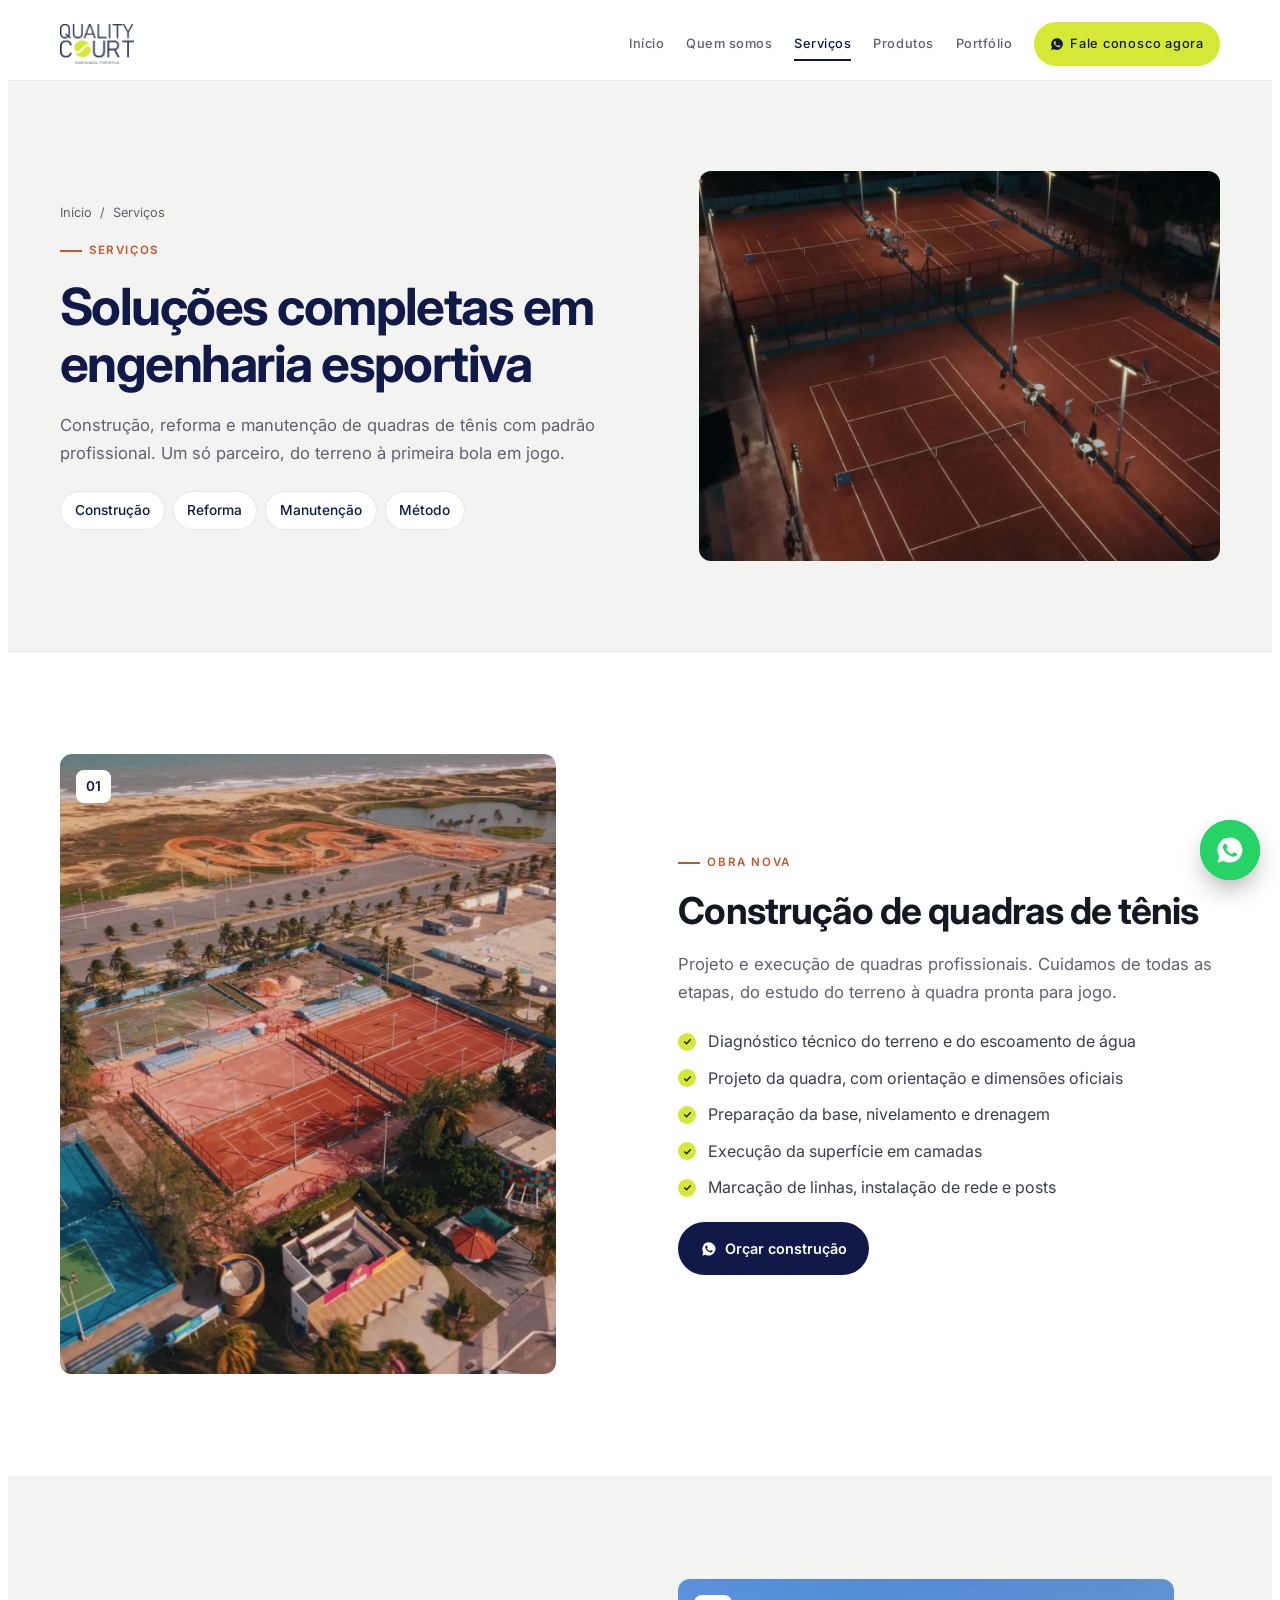
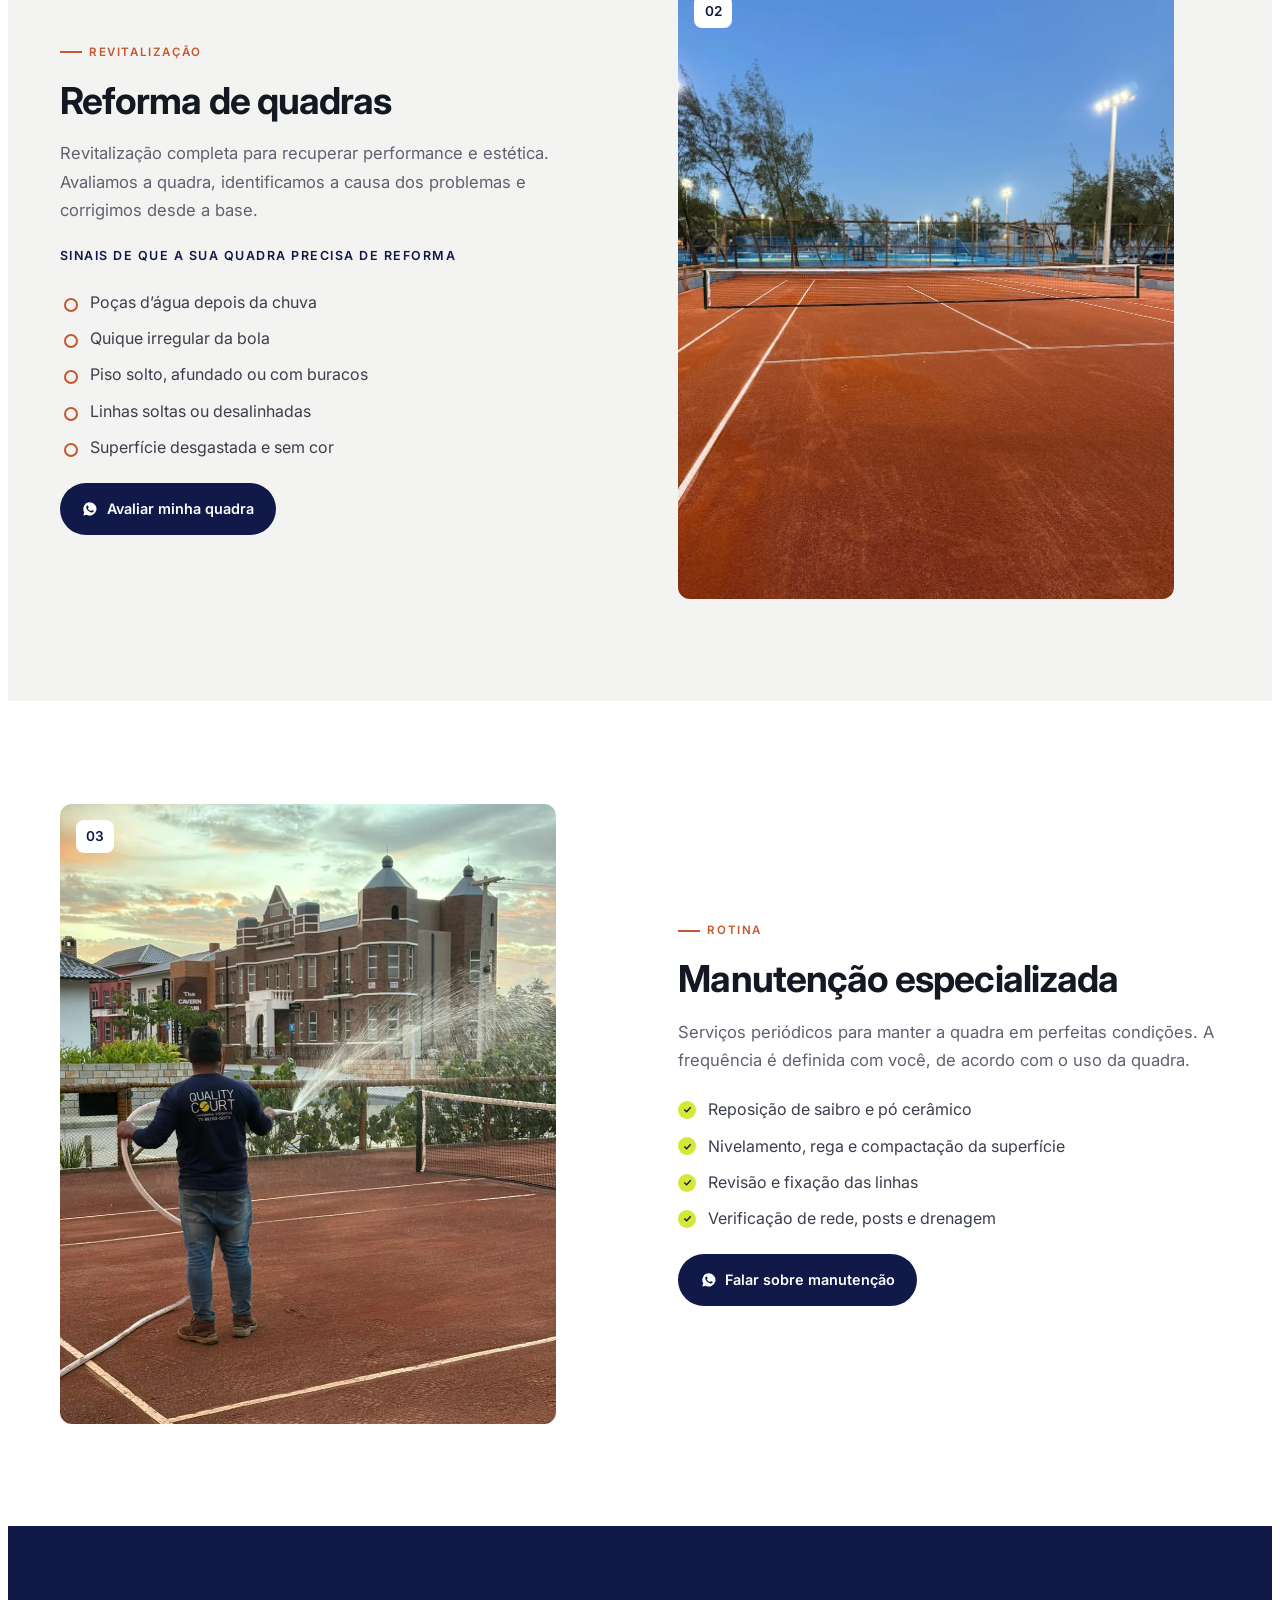
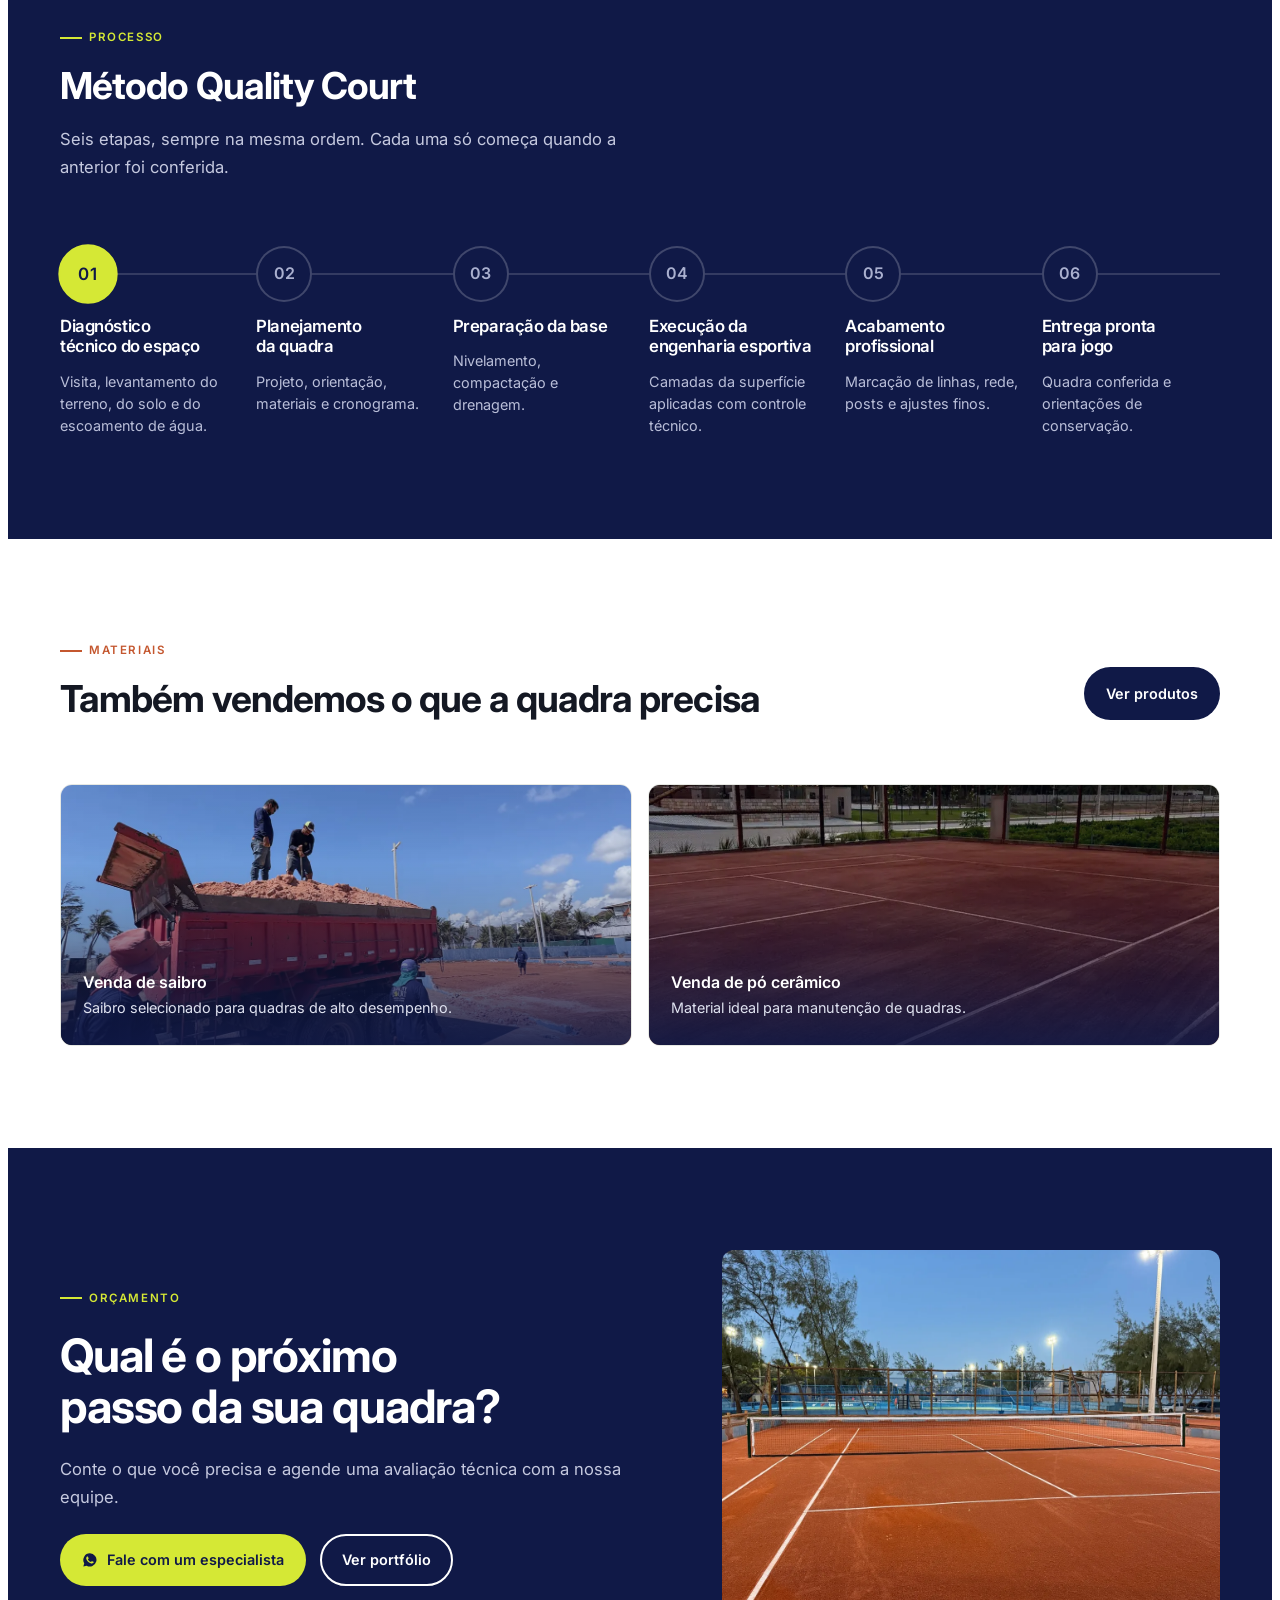
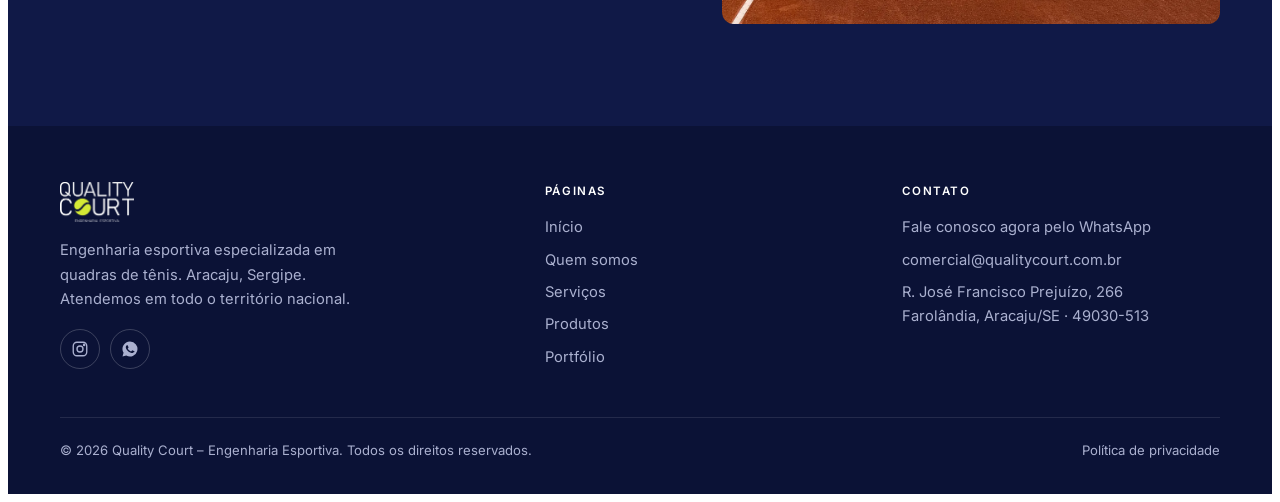
<file: servicos.html>
<!doctype html>
<html lang="pt-BR">
<head>
<meta charset="utf-8">
<meta name="viewport" content="width=device-width, initial-scale=1, viewport-fit=cover">
<title>Serviços | Quality Court</title>
<meta name="description" content="Construção, reforma e manutenção de quadras de tênis, com o Método Quality Court em seis etapas.">
<link rel="canonical" href="https://www.qualitycourt.com.br/servicos">
<meta property="og:type" content="website">
<meta property="og:site_name" content="Quality Court">
<meta property="og:title" content="Serviços | Quality Court">
<meta property="og:description" content="Construção, reforma e manutenção de quadras de tênis, com o Método Quality Court em seis etapas.">
<meta property="og:url" content="https://www.qualitycourt.com.br/servicos">
<meta property="og:image" content="https://www.qualitycourt.com.br/img/og-quality-court.jpg">
<meta name="twitter:card" content="summary_large_image">
<meta name="theme-color" content="#ffffff">
<link rel="icon" type="image/png" href="favicon.png">
<link rel="preconnect" href="https://fonts.googleapis.com">
<link rel="preconnect" href="https://fonts.gstatic.com" crossorigin>
<link rel="stylesheet" href="https://fonts.googleapis.com/css2?family=Inter:wght@300..800&display=swap">
<link rel="stylesheet" href="css/style.css">
</head>
<body>
<!-- Menu: vem de js/layout.js -->
<div id="site-header"></div>

<main>
<!-- ABERTURA DA PÁGINA -->
<section class="page-hero page-hero-split">
  <div class="wrap">
    <div class="ph-text">
      <nav class="crumbs rv" aria-label="Você está em"><a href="index.html">Início</a><span>/</span>Serviços</nav>
      <span class="eyebrow rv">Serviços</span>
      <h1 class="rv" style="--d:.1s">Soluções completas em engenharia esportiva</h1>
      <p class="lead rv" style="--d:.2s">Construção, reforma e manutenção de quadras de tênis com padrão profissional. Um só parceiro, do terreno à primeira bola em jogo.</p>
      <nav class="jump rv" style="--d:.3s" aria-label="Ir para o serviço">
        <a href="#construcao">Construção</a><a href="#reforma">Reforma</a><a href="#manutencao">Manutenção</a><a href="#metodo">Método</a>
      </nav>
    </div>
    <div class="ph-media rv rv-r" style="--d:.2s">
      <img src="img/fst-14-aerea-noite-4quadras.webp?v=2" alt="Vista aérea noturna das quatro quadras de saibro da Federação Sergipana de Tênis" width="1200" height="2126" style="object-position:50% 58%">
    </div>
  </div>
</section>

<!-- CONSTRUÇÃO -->
<section class="sec svc-detail" id="construcao">
  <div class="wrap svc-row">
    <div class="svc-photo rv rv-l"><img src="img/fst-06-aerea-obra-orla.webp?v=2" alt="Vista aérea da construção das quadras na Orla de Atalaia" loading="lazy" width="1200" height="2133" style="object-position:50% 62%"><span class="svc-num">01</span></div>
    <div class="svc-text">
      <span class="eyebrow rv">Obra nova</span>
      <h2 class="rv" style="--d:.1s">Construção de quadras de tênis</h2>
      <p class="lead rv" style="--d:.15s">Projeto e execução de quadras profissionais. Cuidamos de todas as etapas, do estudo do terreno à quadra pronta para jogo.</p>
      <ul class="checks rv" style="--d:.2s">
        <li>Diagnóstico técnico do terreno e do escoamento de água</li>
        <li>Projeto da quadra, com orientação e dimensões oficiais</li>
        <li>Preparação da base, nivelamento e drenagem</li>
        <li>Execução da superfície em camadas</li>
        <li>Marcação de linhas, instalação de rede e posts</li>
      </ul>
      <div class="rv" style="--d:.25s"><a class="btn btn-navy" href="https://wa.me/5579991436105?text=Ol%C3%A1!%20Quero%20um%20or%C3%A7amento%20para%20constru%C3%A7%C3%A3o%20de%20quadra%20de%20t%C3%AAnis." target="_blank" rel="noopener"><svg viewBox="0 0 24 24" fill="currentColor" aria-hidden="true"><path d="M12 2a10 10 0 0 0-8.6 15.1L2 22l5-1.3A10 10 0 1 0 12 2Zm5.3 14.1c-.2.6-1.3 1.2-1.8 1.2-.5.1-1 .2-3.3-.7-2.8-1.1-4.5-3.9-4.7-4.1-.1-.2-1.1-1.5-1.1-2.9s.7-2 1-2.3c.2-.3.5-.3.7-.3h.5c.2 0 .4 0 .6.5l.8 2c.1.2.1.3 0 .5l-.4.6-.4.4c-.1.2-.3.3-.1.6.2.3.8 1.3 1.7 2.1 1.2 1 2.1 1.3 2.4 1.5.3.1.5.1.6-.1l.9-1.1c.2-.3.4-.2.7-.1l1.9.9c.3.1.5.2.5.3.1.2.1.7-.1 1.3Z"/></svg> Orçar construção</a></div>
    </div>
  </div>
</section>

<!-- REFORMA -->
<section class="sec sec-soft svc-detail" id="reforma">
  <div class="wrap svc-row svc-row-rev">
    <div class="svc-photo rv rv-r"><img src="img/quadra-noturna-vertical-2.webp" alt="Quadra de saibro reformada, com rede e linhas novas" loading="lazy" width="1000" height="1333"><span class="svc-num">02</span></div>
    <div class="svc-text">
      <span class="eyebrow rv">Revitalização</span>
      <h2 class="rv" style="--d:.1s">Reforma de quadras</h2>
      <p class="lead rv" style="--d:.15s">Revitalização completa para recuperar performance e estética. Avaliamos a quadra, identificamos a causa dos problemas e corrigimos desde a base.</p>
      <p class="mini-title rv" style="--d:.2s">Sinais de que a sua quadra precisa de reforma</p>
      <ul class="signs rv" style="--d:.22s">
        <li>Poças d’água depois da chuva</li>
        <li>Quique irregular da bola</li>
        <li>Piso solto, afundado ou com buracos</li>
        <li>Linhas soltas ou desalinhadas</li>
        <li>Superfície desgastada e sem cor</li>
      </ul>
      <div class="rv" style="--d:.25s"><a class="btn btn-navy" href="https://wa.me/5579991436105?text=Ol%C3%A1!%20Quero%20avaliar%20a%20reforma%20da%20minha%20quadra." target="_blank" rel="noopener"><svg viewBox="0 0 24 24" fill="currentColor" aria-hidden="true"><path d="M12 2a10 10 0 0 0-8.6 15.1L2 22l5-1.3A10 10 0 1 0 12 2Zm5.3 14.1c-.2.6-1.3 1.2-1.8 1.2-.5.1-1 .2-3.3-.7-2.8-1.1-4.5-3.9-4.7-4.1-.1-.2-1.1-1.5-1.1-2.9s.7-2 1-2.3c.2-.3.5-.3.7-.3h.5c.2 0 .4 0 .6.5l.8 2c.1.2.1.3 0 .5l-.4.6-.4.4c-.1.2-.3.3-.1.6.2.3.8 1.3 1.7 2.1 1.2 1 2.1 1.3 2.4 1.5.3.1.5.1.6-.1l.9-1.1c.2-.3.4-.2.7-.1l1.9.9c.3.1.5.2.5.3.1.2.1.7-.1 1.3Z"/></svg> Avaliar minha quadra</a></div>
    </div>
  </div>
</section>

<!-- MANUTENÇÃO -->
<section class="sec svc-detail" id="manutencao">
  <div class="wrap svc-row">
    <div class="svc-photo rv rv-l"><img src="img/manutencao-rega.webp" alt="Equipe da Quality Court fazendo a rega de uma quadra de saibro" loading="lazy" width="960" height="1280"><span class="svc-num">03</span></div>
    <div class="svc-text">
      <span class="eyebrow rv">Rotina</span>
      <h2 class="rv" style="--d:.1s">Manutenção especializada</h2>
      <p class="lead rv" style="--d:.15s">Serviços periódicos para manter a quadra em perfeitas condições. A frequência é definida com você, de acordo com o uso da quadra.</p>
      <ul class="checks rv" style="--d:.2s">
        <li>Reposição de saibro e pó cerâmico</li>
        <li>Nivelamento, rega e compactação da superfície</li>
        <li>Revisão e fixação das linhas</li>
        <li>Verificação de rede, posts e drenagem</li>
      </ul>
      <div class="rv" style="--d:.25s"><a class="btn btn-navy" href="https://wa.me/5579991436105?text=Ol%C3%A1!%20Quero%20saber%20sobre%20manuten%C3%A7%C3%A3o%20de%20quadra." target="_blank" rel="noopener"><svg viewBox="0 0 24 24" fill="currentColor" aria-hidden="true"><path d="M12 2a10 10 0 0 0-8.6 15.1L2 22l5-1.3A10 10 0 1 0 12 2Zm5.3 14.1c-.2.6-1.3 1.2-1.8 1.2-.5.1-1 .2-3.3-.7-2.8-1.1-4.5-3.9-4.7-4.1-.1-.2-1.1-1.5-1.1-2.9s.7-2 1-2.3c.2-.3.5-.3.7-.3h.5c.2 0 .4 0 .6.5l.8 2c.1.2.1.3 0 .5l-.4.6-.4.4c-.1.2-.3.3-.1.6.2.3.8 1.3 1.7 2.1 1.2 1 2.1 1.3 2.4 1.5.3.1.5.1.6-.1l.9-1.1c.2-.3.4-.2.7-.1l1.9.9c.3.1.5.2.5.3.1.2.1.7-.1 1.3Z"/></svg> Falar sobre manutenção</a></div>
    </div>
  </div>
</section>

<!-- MÉTODO -->
<section class="sec on-navy method-dark" id="metodo">
  <div class="wrap">
    <div class="sec-head">
      <span class="eyebrow rv">Processo</span>
      <h2 class="rv" style="--d:.1s">Método Quality Court</h2>
      <p class="lead rv" style="--d:.2s">Seis etapas, sempre na mesma ordem. Cada uma só começa quando a anterior foi conferida.</p>
    </div>
    <ol class="steps" id="steps">
      <li class="step rv"><span class="step-n">01</span><h3>Diagnóstico técnico do espaço</h3><p>Visita, levantamento do terreno, do solo e do escoamento de água.</p></li>
      <li class="step rv" style="--d:.08s"><span class="step-n">02</span><h3>Planejamento da quadra</h3><p>Projeto, orientação, materiais e cronograma.</p></li>
      <li class="step rv" style="--d:.16s"><span class="step-n">03</span><h3>Preparação da base</h3><p>Nivelamento, compactação e drenagem.</p></li>
      <li class="step rv" style="--d:.24s"><span class="step-n">04</span><h3>Execução da engenharia esportiva</h3><p>Camadas da superfície aplicadas com controle técnico.</p></li>
      <li class="step rv" style="--d:.32s"><span class="step-n">05</span><h3>Acabamento profissional</h3><p>Marcação de linhas, rede, posts e ajustes finos.</p></li>
      <li class="step rv" style="--d:.4s"><span class="step-n">06</span><h3>Entrega pronta para jogo</h3><p>Quadra conferida e orientações de conservação.</p></li>
    </ol>
  </div>
</section>

<!-- MATERIAIS -->
<section class="sec">
  <div class="wrap">
    <div class="sec-head sec-head-row">
      <div>
        <span class="eyebrow rv">Materiais</span>
        <h2 class="rv" style="--d:.1s">Também vendemos o que a quadra precisa</h2>
      </div>
      <a class="btn btn-navy rv" style="--d:.2s" href="produtos.html">Ver produtos</a>
    </div>
    <ul class="prod-list mat-list">
      <li class="rv prod-photo" style="--d:.1s"><a href="produtos.html#saibro"><img src="img/fst-17-obra-chegada-saibro.webp?v=2" alt="" loading="lazy" style="object-position:50% 55%"><span><b>Venda de saibro</b>Saibro selecionado para quadras de alto desempenho.</span></a></li>
      <li class="rv prod-photo" style="--d:.2s"><a href="produtos.html#po-ceramico"><img src="img/quadra-por-do-sol-vertical.webp" alt="" loading="lazy"><span><b>Venda de pó cerâmico</b>Material ideal para manutenção de quadras.</span></a></li>
    </ul>
  </div>
</section>

<!-- CONTATO -->
<section class="sec cta on-navy">
  <div class="wrap cta-grid">
    <div style="display:flex;flex-direction:column;gap:22px;min-width:0">
      <span class="eyebrow rv">Orçamento</span>
      <h2 class="rv" style="--d:.1s">Qual é o próximo passo da sua quadra?</h2>
      <p class="lead rv" style="--d:.2s">Conte o que você precisa e agende uma avaliação técnica com a nossa equipe.</p>
      <div class="hero-ctas rv" style="--d:.3s">
        <a class="btn btn-lime" href="https://wa.me/5579991436105?text=Ol%C3%A1!%20Quero%20falar%20com%20um%20especialista%20sobre%20minha%20quadra." target="_blank" rel="noopener"><svg viewBox="0 0 24 24" fill="currentColor" aria-hidden="true"><path d="M12 2a10 10 0 0 0-8.6 15.1L2 22l5-1.3A10 10 0 1 0 12 2Zm5.3 14.1c-.2.6-1.3 1.2-1.8 1.2-.5.1-1 .2-3.3-.7-2.8-1.1-4.5-3.9-4.7-4.1-.1-.2-1.1-1.5-1.1-2.9s.7-2 1-2.3c.2-.3.5-.3.7-.3h.5c.2 0 .4 0 .6.5l.8 2c.1.2.1.3 0 .5l-.4.6-.4.4c-.1.2-.3.3-.1.6.2.3.8 1.3 1.7 2.1 1.2 1 2.1 1.3 2.4 1.5.3.1.5.1.6-.1l.9-1.1c.2-.3.4-.2.7-.1l1.9.9c.3.1.5.2.5.3.1.2.1.7-.1 1.3Z"/></svg> Fale com um especialista</a>
        <a class="btn btn-ghost" href="portfolio.html">Ver portfólio</a>
      </div>
    </div>
    <div class="cta-photo rv rv-r" style="--d:.2s"><img src="img/fst-04-quadra-pronta-vertical.webp?v=2" alt="Quadra de saibro iluminada" loading="lazy" width="1200" height="1600"></div>
  </div>
</section>
</main>


<!-- Rodapé: vem de js/layout.js -->
<div id="site-footer"></div>
<script src="js/layout.js"></script>
<script src="js/main.js"></script>
</body>
</html>
</file>
<file: css/style.css>
/* Quality Court — estilos do site */
/* Layout: navy court-side bands alternating with chalk-white sections; clay court drawn as the hero image; lime used only for action and the ball. */
:root{
  --navy:#101947;      /* marca: azul-marinho */
  --navy-2:#1a2560;
  --ink:#141823;
  --chalk:#f7f8f3;     /* branco giz, puxado para o limão */
  --line:#e3e6da;
  --grey:#5f6170;
  --lime:#d5e835;      /* marca: bola de tênis */
  --lime-d:#b9cb1f;
  --clay:#c4572f;      /* saibro */
  --clay-d:#a2441f;
  --f-display:"Archivo","Arial Narrow",system-ui,sans-serif;
  --f-body:"Figtree",system-ui,-apple-system,"Segoe UI",sans-serif;
  --f-mono:"IBM Plex Mono",ui-monospace,Menlo,monospace;
  --wrap:1200px;
  --r:14px;
  color-scheme:light;
}
*{box-sizing:border-box}
html{scroll-behavior:smooth;scroll-padding-top:84px}
body{background:var(--chalk);color:var(--ink);font-family:var(--f-body);font-size:17px;line-height:1.6;-webkit-font-smoothing:antialiased;overflow-x:hidden}
img{max-width:100%;display:block;height:auto}
a{color:inherit}
:focus-visible{outline:3px solid var(--lime);outline-offset:3px;border-radius:4px}
.wrap{max-width:var(--wrap);margin-inline:auto;padding-left:max(20px,env(safe-area-inset-left,0px));padding-right:max(20px,env(safe-area-inset-right,0px))}
h1,h2,h3{font-family:var(--f-display);font-stretch:112%;line-height:1.02;letter-spacing:-.01em;text-wrap:balance;margin:0}
h2{font-size:clamp(2rem,4.6vw,3.4rem);font-weight:800}
h3{font-size:1.25rem;font-weight:700;font-stretch:100%}
p{margin:0}
.eyebrow{font-family:var(--f-mono);font-size:.78rem;letter-spacing:.16em;text-transform:uppercase;color:var(--clay);display:inline-flex;align-items:center;gap:.6em}
.eyebrow::before{content:"";width:22px;height:2px;background:currentColor}
.on-navy .eyebrow{color:var(--lime)}
.lead{font-size:1.15rem;color:var(--grey);max-width:60ch}
.on-navy .lead{color:#c5c9df}

/* Botões */
.btn{display:inline-flex;align-items:center;gap:.6em;font-family:var(--f-display);font-weight:700;font-stretch:105%;font-size:.95rem;letter-spacing:.02em;text-decoration:none;padding:.95em 1.5em;border-radius:999px;border:2px solid transparent;transition:transform .25s,background .25s,color .25s,box-shadow .25s;cursor:pointer}
.btn svg{width:1.1em;height:1.1em;flex:none}
.btn-lime{background:var(--lime);color:var(--navy)}
.btn-lime:hover{background:#e2f25a;transform:translateY(-2px);box-shadow:0 10px 24px -10px rgba(213,232,53,.8)}
.btn-ghost{border-color:currentColor;color:#fff}
.btn-ghost:hover{background:#fff;color:var(--navy)}
.btn-navy{background:var(--navy);color:#fff}
.btn-navy:hover{background:var(--navy-2);transform:translateY(-2px)}

/* Header */
body::before{content:"";position:fixed;inset:0 0 auto;height:env(safe-area-inset-top,0px);z-index:60;background:var(--navy)}
.site-header{position:sticky;top:env(safe-area-inset-top,0px);z-index:50;transition:background .35s,box-shadow .35s}
.site-header .wrap{display:flex;align-items:center;justify-content:space-between;gap:24px;height:76px}
.site-header{background:var(--navy)}
.site-header.scrolled{background:rgba(16,25,71,.92);backdrop-filter:blur(10px);box-shadow:0 8px 30px -12px rgba(0,0,0,.5)}
.logo{display:flex;flex-direction:column;line-height:.82;text-decoration:none;color:#fff;font-family:var(--f-display);font-weight:500;font-stretch:90%;font-size:1.32rem;letter-spacing:.01em}
.logo span{display:flex;align-items:center}
.logo .ball{display:inline-block;width:.78em;height:.78em;border-radius:50%;background:var(--lime);position:relative;margin-right:.02em;overflow:hidden}
.logo .ball::before,.logo .ball::after{content:"";position:absolute;width:100%;height:100%;border:2px solid var(--navy);border-radius:50%;top:-55%;left:-55%}
.logo .ball::after{top:55%;left:55%}
.nav{display:flex;align-items:center;gap:30px}
.nav a{text-decoration:none;color:#dfe2f0;font-family:var(--f-display);font-size:.82rem;font-weight:600;letter-spacing:.12em;text-transform:uppercase;position:relative;padding-block:6px}
.nav a::after{content:"";position:absolute;left:0;bottom:0;height:2px;width:100%;background:var(--lime);transform:scaleX(0);transform-origin:left;transition:transform .3s}
.nav a:hover{color:#fff}
.nav a.btn{color:var(--navy);padding:.8em 1.3em;letter-spacing:.06em}.nav a.btn::after{display:none}.nav a.btn:hover{color:var(--navy)}.nav a:hover::after{transform:scaleX(1)}
.menu-btn{display:none;background:none;border:0;color:#fff;width:44px;height:44px;cursor:pointer;padding:10px}
.menu-btn span{display:block;height:2px;background:currentColor;margin:6px 0;transition:transform .3s,opacity .3s}
.menu-open .menu-btn span:nth-child(1){transform:translateY(8px) rotate(45deg)}
.menu-open .menu-btn span:nth-child(2){opacity:0}
.menu-open .menu-btn span:nth-child(3){transform:translateY(-8px) rotate(-45deg)}

/* Hero */
.hero{background:var(--navy);color:#fff;position:relative;overflow:hidden;padding-block:clamp(48px,7vw,96px) clamp(64px,8vw,110px)}
.hero::after{content:"";position:absolute;inset:auto 0 0;height:1px;background:linear-gradient(90deg,transparent,rgba(213,232,53,.4),transparent)}
.hero-grid{display:grid;grid-template-columns:1.05fr 1fr;gap:clamp(32px,5vw,72px);align-items:center}
.hero h1{font-size:clamp(2.9rem,7.4vw,6.2rem);font-weight:900;font-stretch:118%;letter-spacing:-.025em;margin-block:22px 24px}
.hero h1 .l{display:block;overflow:hidden}
.hero h1 .l > span{display:inline-block}
.hero h1 em{font-style:normal;color:var(--lime)}
.hero .lead{margin-bottom:34px}
.hero-ctas{display:flex;flex-wrap:wrap;gap:14px}
.hero-meta{display:flex;flex-wrap:wrap;gap:10px 26px;margin-top:40px;font-family:var(--f-mono);font-size:.78rem;color:#9ea4c4;letter-spacing:.04em}
.hero-meta b{color:#fff;font-weight:500}
.court-wrap{position:relative;min-width:0}
.court{width:100%;height:auto;display:block;filter:drop-shadow(0 30px 50px rgba(0,0,0,.45))}
.court .clay{fill:var(--clay)}
.court .surround{fill:var(--clay-d)}
.court .ln{fill:none;stroke:#fff;stroke-width:.9;stroke-linecap:square}
.court .net{stroke:#e8e8e8;stroke-width:1.4;stroke-dasharray:1.2 .8}
.court .dim{stroke:var(--lime);stroke-width:.4;fill:none}
.court .dimtxt{font-family:var(--f-mono);font-size:5px;fill:var(--lime);letter-spacing:.05em}
.court .shadow{fill:rgba(0,0,0,.28)}
.court .ballc{fill:var(--lime)}
.court-tag{position:absolute;right:4%;bottom:-6%;background:var(--lime);color:var(--navy);font-family:var(--f-mono);font-size:.74rem;padding:.55em .9em;border-radius:6px;transform:rotate(-3deg);box-shadow:0 10px 20px -8px rgba(0,0,0,.5)}

/* Marquee */
.marquee{background:var(--lime);color:var(--navy);overflow:hidden;padding-block:16px;border-block:1px solid var(--lime-d)}
.marquee-track{display:flex;width:max-content;animation:marq 38s linear infinite}
.marquee-track span{font-family:var(--f-display);font-weight:800;font-stretch:120%;font-size:1.15rem;letter-spacing:.06em;text-transform:uppercase;white-space:nowrap;padding-inline:22px;display:flex;align-items:center;gap:44px}
.marquee-track span::after{content:"";width:9px;height:9px;border-radius:50%;background:var(--navy)}
@keyframes marq{to{transform:translateX(-50%)}}

/* Seções */
section{position:relative}
.sec{padding-block:clamp(72px,10vw,130px)}
.sec-head{display:flex;flex-direction:column;gap:18px;margin-bottom:clamp(40px,5vw,64px)}
.on-navy{background:var(--navy);color:#fff}

/* Fotos provisórias */
.media{position:relative;border-radius:var(--r);overflow:hidden;background:
  repeating-linear-gradient(90deg,transparent 0 46px,rgba(255,255,255,.05) 46px 47px),
  radial-gradient(120% 90% at 30% 20%,#d2683f 0%,var(--clay) 45%,var(--clay-d) 100%);
  min-height:220px;max-width:100%}
.media::before{content:"";position:absolute;inset:14% 12%;border:2px solid rgba(255,255,255,.55);border-radius:2px}
.media::after{content:attr(data-label);position:absolute;left:14px;bottom:14px;font-family:var(--f-mono);font-size:.7rem;letter-spacing:.06em;color:#fff;background:rgba(16,25,71,.72);padding:.45em .75em;border-radius:5px;max-width:calc(100% - 28px)}
.media img{width:100%;height:100%;object-fit:cover;position:absolute;inset:0;z-index:1}
.media.has-img::before,.media.has-img::after{display:none}

/* Conceito */
.concept-grid{display:grid;grid-template-columns:1fr 1fr;gap:clamp(36px,6vw,90px);align-items:center}
.concept-text{display:flex;flex-direction:column;gap:22px;min-width:0}
.concept-text h2 span{color:var(--clay)}
.concept-media{display:grid;grid-template-columns:1.2fr 1fr;gap:16px;min-width:0}
.concept-media .media:first-child{aspect-ratio:3/4;min-height:0}
.concept-media .media:last-child{aspect-ratio:3/4;min-height:0;margin-top:22%}
.feel{display:grid;grid-template-columns:repeat(3,1fr);gap:12px;margin-top:10px}
.feel div{border-top:2px solid var(--ink);padding-top:12px;font-family:var(--f-display);font-weight:700;font-stretch:105%;font-size:1.02rem}
.feel small{display:block;font-family:var(--f-body);font-weight:400;font-size:.86rem;color:var(--grey);margin-top:4px;line-height:1.45}

/* Padrão profissional */
.pro{overflow:hidden}
.pro-lines{position:absolute;inset:0;opacity:.08;pointer-events:none}
.pro-grid{display:grid;grid-template-columns:1fr 1fr;gap:clamp(36px,6vw,90px);align-items:end;position:relative}
.pillars{display:grid;grid-template-columns:repeat(3,1fr);gap:1px;background:rgba(255,255,255,.12);border-radius:var(--r);overflow:hidden;margin-top:clamp(48px,6vw,80px);position:relative}
.pillar{background:var(--navy);padding:34px 28px;display:flex;flex-direction:column;gap:12px;transition:background .3s}
.pillar:hover{background:var(--navy-2)}
.pillar svg{width:38px;height:38px;stroke:var(--lime);fill:none;stroke-width:1.6}
.pillar p{color:#b9bed8;font-size:.97rem}

/* Serviços */
.services{display:grid;grid-template-columns:repeat(6,1fr);gap:20px}
.svc{grid-column:span 2;background:#fff;border:1px solid var(--line);border-radius:var(--r);overflow:hidden;display:flex;flex-direction:column;text-decoration:none;transition:transform .35s,box-shadow .35s,border-color .35s}
.svc:nth-child(4),.svc:nth-child(5){grid-column:span 3}
.svc .media{border-radius:0;aspect-ratio:16/9;min-height:0;transition:transform .6s}
.svc-media{overflow:hidden}
.svc:hover{transform:translateY(-6px);box-shadow:0 24px 40px -22px rgba(16,25,71,.35);border-color:transparent}
.svc:hover .media{transform:scale(1.06)}
.svc-body{padding:24px 24px 26px;display:flex;flex-direction:column;gap:8px;flex:1}
.svc-body p{color:var(--grey);font-size:.98rem}
.svc-tag{font-family:var(--f-mono);font-size:.7rem;letter-spacing:.12em;text-transform:uppercase;color:var(--clay)}
.svc-more{margin-top:auto;padding-top:14px;font-family:var(--f-display);font-weight:700;font-size:.86rem;color:var(--navy);display:inline-flex;align-items:center;gap:.5em}
.svc-more i{display:inline-block;transition:transform .3s;font-style:normal}
.svc:hover .svc-more i{transform:translateX(5px)}

/* Método */
.method{background:#eef0e6}
.steps{list-style:none;margin:0;padding:0;display:grid;grid-template-columns:repeat(6,1fr);gap:18px;position:relative}
.steps::before{content:"";position:absolute;top:27px;left:0;right:0;height:2px;background:var(--line)}
.steps::after{content:"";position:absolute;top:27px;left:0;height:2px;width:100%;background:var(--clay);transform:scaleX(var(--p,0));transform-origin:left;transition:transform .2s linear}
.step{position:relative;display:flex;flex-direction:column;gap:14px;min-width:0}
.step-n{width:56px;height:56px;border-radius:50%;background:var(--chalk);border:2px solid var(--line);display:grid;place-items:center;font-family:var(--f-mono);font-weight:500;color:var(--grey);position:relative;z-index:1;transition:background .4s,border-color .4s,color .4s,transform .4s}
.step.done .step-n{background:var(--navy);border-color:var(--navy);color:var(--lime);transform:scale(1.06)}
.step h3{font-size:1.05rem;font-stretch:100%;line-height:1.25}
.step p{font-size:.9rem;color:var(--grey);line-height:1.5}

/* Produtos */
.products-grid{display:grid;grid-template-columns:1fr 1.3fr;gap:clamp(36px,6vw,90px);align-items:center}
.prod-list{list-style:none;margin:0;padding:0;display:grid;grid-template-columns:1fr 1fr;gap:16px}
.prod-list li{background:#fff;border:1px solid var(--line);border-radius:var(--r);padding:26px 22px;display:flex;flex-direction:column;gap:14px;transition:transform .3s,border-color .3s}
.prod-list li:hover{transform:translateY(-4px);border-color:var(--clay)}
.prod-list svg{width:34px;height:34px;stroke:var(--navy);fill:none;stroke-width:1.6}
.prod-list b{font-family:var(--f-display);font-size:1.08rem;font-stretch:105%}
.prod-list span{font-size:.9rem;color:var(--grey);line-height:1.45}

/* Sobre */
.about-grid{display:grid;grid-template-columns:.9fr 1.1fr;gap:clamp(36px,6vw,90px);align-items:center}
.about-media{position:relative;min-width:0}
.about-media .media{aspect-ratio:4/5;min-height:0}
.about-badge{position:absolute;right:-18px;bottom:28px;background:var(--lime);color:var(--navy);border-radius:var(--r);padding:18px 20px;font-family:var(--f-display);font-weight:800;font-stretch:110%;line-height:1.1;box-shadow:0 20px 40px -20px rgba(0,0,0,.6);max-width:220px}
.about-badge small{display:block;font-family:var(--f-mono);font-weight:500;font-size:.68rem;letter-spacing:.1em;text-transform:uppercase;margin-bottom:6px}
.about-text{display:flex;flex-direction:column;gap:22px;min-width:0}
.about-text blockquote{margin:0;font-family:var(--f-display);font-size:clamp(1.25rem,2.2vw,1.6rem);font-weight:600;font-stretch:100%;line-height:1.3;border-left:3px solid var(--lime);padding-left:22px;color:#fff}

/* Depoimentos */
.testi-wrap{position:relative}
.testi-track{display:grid;grid-template-columns:repeat(3,1fr);gap:20px}
.testi{background:#fff;border:1px solid var(--line);border-radius:var(--r);padding:32px 28px;display:flex;flex-direction:column;gap:22px;position:relative}
.testi .q{font-family:var(--f-display);font-size:4rem;line-height:.6;color:var(--lime-d);font-weight:900;height:28px}
.testi p{font-size:1.02rem;line-height:1.6}
.testi footer{margin-top:auto;display:flex;align-items:center;gap:14px}
.avatar{width:46px;height:46px;border-radius:50%;background:var(--navy);color:var(--lime);display:grid;place-items:center;font-family:var(--f-display);font-weight:800;flex:none}
.testi footer b{display:block;font-family:var(--f-display);font-stretch:105%}
.testi footer span{font-size:.86rem;color:var(--grey)}
.sample{position:absolute;top:16px;right:16px;font-family:var(--f-mono);font-size:.62rem;letter-spacing:.08em;text-transform:uppercase;color:var(--clay);border:1px dashed var(--clay);border-radius:4px;padding:.25em .55em}

/* CTA */
.cta{background:var(--clay);color:#fff;overflow:hidden}
.cta-lines{position:absolute;inset:0;pointer-events:none;opacity:.22}
.cta-grid{position:relative;display:grid;grid-template-columns:1.2fr 1fr;gap:clamp(32px,5vw,72px);align-items:center}
.cta h2{font-size:clamp(2.2rem,5.4vw,4.2rem);font-weight:900}
.cta .lead{color:#fde5da}
.contact-card{background:var(--navy);border-radius:calc(var(--r) + 4px);padding:clamp(26px,3vw,38px);display:flex;flex-direction:column;gap:20px;box-shadow:0 30px 60px -30px rgba(0,0,0,.6);min-width:0}
.contact-row{display:flex;flex-direction:column;gap:4px;padding-bottom:18px;border-bottom:1px solid rgba(255,255,255,.12)}
.contact-row:last-of-type{border-bottom:0;padding-bottom:0}
.contact-row small{font-family:var(--f-mono);font-size:.7rem;letter-spacing:.14em;text-transform:uppercase;color:var(--lime)}
.contact-row .val{display:flex;align-items:center;justify-content:space-between;gap:12px;flex-wrap:wrap}
.contact-row .val span{font-family:var(--f-display);font-weight:700;font-size:1.2rem;font-stretch:105%;user-select:all;word-break:break-word}
.copy{background:transparent;border:1px solid rgba(255,255,255,.3);color:#fff;font-family:var(--f-mono);font-size:.72rem;padding:.4em .8em;border-radius:6px;cursor:pointer;transition:background .2s,color .2s}
.copy:hover{background:#fff;color:var(--navy)}

/* Footer */
.site-footer{background:#0b1236;color:#aab0cf;padding-block:56px 32px;font-size:.92rem}
.foot-grid{display:grid;grid-template-columns:1.4fr 1fr 1fr;gap:40px}
.foot-grid h4{font-family:var(--f-mono);font-size:.72rem;letter-spacing:.14em;text-transform:uppercase;color:#fff;margin:0 0 14px;font-weight:500}
.foot-grid ul{list-style:none;margin:0;padding:0;display:flex;flex-direction:column;gap:8px}
.foot-grid a{text-decoration:none}.foot-grid a:hover{color:var(--lime)}
.foot-bottom{margin-top:48px;padding-top:22px;border-top:1px solid rgba(255,255,255,.1);display:flex;justify-content:space-between;gap:16px;flex-wrap:wrap;font-size:.82rem}
.social{display:flex;gap:10px;margin-top:18px}
.social a{width:40px;height:40px;border-radius:50%;border:1px solid rgba(255,255,255,.2);display:grid;place-items:center;transition:background .25s,color .25s,border-color .25s}
.social a:hover{background:var(--lime);color:var(--navy);border-color:var(--lime)}
.social svg{width:18px;height:18px}

/* WhatsApp flutuante */
.wa-float{position:fixed;right:calc(20px + env(safe-area-inset-right,0px));bottom:calc(20px + env(safe-area-inset-bottom,0px));z-index:40;width:60px;height:60px;border-radius:50%;background:#25d366;color:#fff;display:grid;place-items:center;box-shadow:0 12px 28px -8px rgba(0,0,0,.45);transition:transform .3s}
.wa-float:hover{transform:scale(1.08)}
.wa-float svg{width:30px;height:30px}
.wa-float::before{content:"";position:absolute;inset:0;border-radius:50%;border:2px solid #25d366;animation:pulse 2.4s ease-out infinite}
@keyframes pulse{0%{transform:scale(1);opacity:.8}100%{transform:scale(1.6);opacity:0}}

/* Animações de entrada (só ativam quando o JS carrega) */
.js .rv{opacity:0;transform:translateY(34px);transition:opacity .9s cubic-bezier(.2,.7,.2,1),transform .9s cubic-bezier(.2,.7,.2,1);transition-delay:var(--d,0s)}
.js .rv.rv-l{transform:translateX(-40px)}
.js .rv.rv-r{transform:translateX(40px)}
.js .rv.rv-s{transform:scale(.94)}
.js .rv.in{opacity:1;transform:none}
.js .hero h1 .l > span{transform:translateY(105%);animation:rise 1s cubic-bezier(.2,.8,.2,1) forwards;animation-delay:var(--d,0s)}
@keyframes rise{to{transform:none}}
.js .court .ln{stroke-dasharray:1;stroke-dashoffset:1;animation:draw 1.4s cubic-bezier(.6,0,.2,1) forwards;animation-delay:var(--d,.3s)}
@keyframes draw{to{stroke-dashoffset:0}}
.js .court .dim,.js .court .dimtxt{opacity:0;animation:fade .8s ease forwards 2s}
@keyframes fade{to{opacity:1}}
.ball-g{offset-path:path("M 40 98 Q 92 -6 150 70 Q 182 26 214 52");offset-rotate:0deg;animation:fly 4.8s cubic-bezier(.45,.05,.55,.95) 1.6s infinite}
.ball-sh{animation:shad 4.8s cubic-bezier(.45,.05,.55,.95) 1.6s infinite;offset-path:path("M 40 102 L 150 74 L 214 56");offset-rotate:0deg}
@keyframes fly{0%{offset-distance:0%;opacity:0}6%{opacity:1}88%{opacity:1}100%{offset-distance:100%;opacity:0}}
@keyframes shad{0%{offset-distance:0%;opacity:0}6%{opacity:.6}88%{opacity:.6}100%{offset-distance:100%;opacity:0}}


/* --- Fotos reais --- */
.logo img{height:46px;width:auto;max-width:none;align-self:flex-start}
.logo-foot img{height:58px}
.hero{background:var(--navy) url("../img/quadra-noturna.webp") center 60%/cover no-repeat;padding-bottom:0}
.hero::before{content:"";position:absolute;inset:0;background:linear-gradient(100deg,rgba(16,25,71,.97) 0%,rgba(16,25,71,.9) 42%,rgba(16,25,71,.55) 75%,rgba(16,25,71,.75) 100%),linear-gradient(0deg,rgba(16,25,71,.9),transparent 40%)}
.hero .wrap{position:relative;z-index:1}
.hero-grid{align-items:end}
.hero-grid > div:first-child{padding-bottom:clamp(64px,8vw,110px)}
.hero-visual{position:relative;align-self:end;display:flex;justify-content:center;min-width:0;height:100%;min-height:520px}
.hero-player{position:relative;z-index:2;width:min(100%,430px);height:auto;align-self:flex-end;filter:drop-shadow(0 30px 40px rgba(0,0,0,.5))}
.hero-ring{position:absolute;z-index:1;width:min(88%,440px);aspect-ratio:1;border-radius:50%;left:50%;top:44%;translate:-50% -50%;background:radial-gradient(circle at 35% 30%,#e6f45f,var(--lime) 45%,var(--lime-d));box-shadow:0 0 120px 10px rgba(213,232,53,.25)}
.hero-ball{position:absolute;z-index:3;width:30px;height:30px;border-radius:50%;background:radial-gradient(circle at 35% 30%,#f2fb9a,var(--lime) 55%,var(--lime-d));top:22%;left:8%;box-shadow:0 10px 18px -6px rgba(0,0,0,.5)}
.js .hero-player{opacity:0;transform:translateY(60px);animation:pIn 1.2s cubic-bezier(.2,.8,.2,1) .35s forwards}
.js .hero-ring{opacity:0;scale:.6;animation:rIn 1.2s cubic-bezier(.2,.8,.2,1) .15s forwards}
.js .hero-ball{opacity:0;animation:bIn .6s ease 1.3s forwards,bob 3.2s ease-in-out 1.9s infinite}
@keyframes pIn{to{opacity:1;transform:none}}
@keyframes rIn{to{opacity:1;scale:1}}
@keyframes spin{to{rotate:360deg}}
@keyframes bIn{to{opacity:1}}
@keyframes bob{0%,100%{transform:translateY(0)}50%{transform:translate(-14px,-22px)}}
.media.has-img{background:var(--navy)}
.pro{padding-bottom:0}
.pro-grid{grid-template-columns:1.35fr .65fr;align-items:end}
.pro-text{display:flex;flex-direction:column;gap:22px;padding-bottom:clamp(72px,10vw,130px);min-width:0}
.pro-text .pillars{margin-top:24px}
.pro-visual{align-self:end;display:flex;justify-content:center}
.pro-visual img{width:100%;max-width:380px;height:auto;filter:drop-shadow(0 30px 40px rgba(0,0,0,.5))}
.gallery{padding-block:clamp(72px,9vw,120px);background:var(--navy);color:#fff;overflow:hidden}
.gallery .eyebrow{color:var(--lime)}
.gallery-head{display:flex;flex-direction:column;gap:18px;margin-bottom:44px}
.gallery-strip{overflow:hidden;-webkit-mask:linear-gradient(90deg,transparent,#000 6%,#000 94%,transparent);mask:linear-gradient(90deg,transparent,#000 6%,#000 94%,transparent)}
.gallery-track{display:flex;gap:18px;width:max-content;align-items:center;animation:marq 60s linear infinite}
.gallery-strip:hover .gallery-track{animation-play-state:paused}
.gallery figure{margin:0;height:340px;aspect-ratio:4/3;border-radius:var(--r);overflow:hidden;flex:none}
.gallery figure.tall{aspect-ratio:3/4;height:400px}
.gallery img{width:100%;height:100%;object-fit:cover;transition:transform .7s,filter .7s;filter:saturate(.92)}
.gallery figure:hover img{transform:scale(1.06);filter:saturate(1.1)}
.testi-sec{background:linear-gradient(180deg,rgba(247,248,243,.15),var(--chalk) 360px),url("../img/rede-quadra.webp") top center/100% auto no-repeat,var(--chalk)}
.testi-sec .sec-head h2{color:var(--navy)}
@media (max-width:1020px){
  .hero-grid > div:first-child{padding-bottom:0}
  .hero-visual{min-height:0;height:auto;padding-top:20px}
  .hero-player{width:min(78%,360px)}
  .pro-grid{grid-template-columns:1fr}
  .pro-text{padding-bottom:0}
  .pro-visual img{max-width:300px}
}
@media (max-width:620px){
  .logo img{height:38px}
  .gallery figure{height:230px}.gallery figure.tall{height:270px}
  .pro-text .pillars{grid-template-columns:1fr}
}

/* --- Home com páginas internas --- */
.nav{gap:22px}
.nav a{font-size:.76rem;letter-spacing:.1em}
.nav a[aria-current="page"]{color:#fff}.nav a[aria-current="page"]::after{transform:scaleX(1)}
.nav a.nav-wa{padding:.7em 1.1em;gap:.45em}
.hero-rating{display:inline-flex;align-items:center;gap:12px;margin-top:36px;text-decoration:none;color:#c5c9df;font-size:.92rem;padding:10px 16px;border:1px solid rgba(255,255,255,.16);border-radius:999px;transition:border-color .3s,background .3s}
.hero-rating:hover{border-color:var(--lime);background:rgba(255,255,255,.04)}
.hero-rating b{color:#fff}
.stars{color:var(--lime);letter-spacing:.12em;font-size:.95em}
.link-cta{display:inline-flex;align-items:center;gap:.5em;font-family:var(--f-display);font-weight:700;font-stretch:105%;color:var(--navy);text-decoration:none;font-size:1rem;padding-bottom:4px;border-bottom:2px solid var(--clay)}
.link-cta i{font-style:normal;transition:transform .3s}.link-cta:hover i{transform:translateX(6px)}
.link-cta.on-dark{color:#fff;border-color:var(--lime)}
.concept-grid{grid-template-columns:1fr 1fr}
.sec-tight-top{padding-top:0}
.sec-head-row{flex-direction:row;align-items:flex-end;justify-content:space-between;gap:24px;flex-wrap:wrap}
.sec-head-row > div{display:flex;flex-direction:column;gap:18px;min-width:0}
.services-3{grid-template-columns:repeat(3,1fr)}
.services-3 .svc,.services-3 .svc:nth-child(4),.services-3 .svc:nth-child(5){grid-column:auto}
.mini-steps{list-style:none;margin:18px 0 0;padding:0;display:grid;grid-template-columns:repeat(6,1fr);gap:10px;counter-reset:none}
.mini-steps li{display:flex;flex-direction:column;gap:8px;padding:16px 12px;border:1px solid rgba(255,255,255,.14);border-radius:10px;font-family:var(--f-display);font-weight:600;font-size:.9rem;color:#dfe2f0;transition:background .3s,border-color .3s}
.mini-steps li:hover{background:rgba(213,232,53,.08);border-color:var(--lime)}
.mini-steps b{font-family:var(--f-mono);font-weight:500;color:var(--lime);font-size:.78rem}
.prod-list li{padding:0;overflow:hidden}
.prod-list li > a{display:flex;flex-direction:column;gap:12px;padding:26px 22px;text-decoration:none;height:100%}
.prod-list li > a > span{font-size:.9rem;color:var(--grey);line-height:1.45}
.prod-photo > a{position:relative;min-height:190px;justify-content:flex-end;color:#fff}
.prod-photo img{position:absolute;inset:0;width:100%;height:100%;object-fit:cover;transition:transform .6s}
.prod-photo > a::before{content:"";position:absolute;inset:0;z-index:1;background:linear-gradient(0deg,rgba(16,25,71,.9),rgba(16,25,71,.1) 70%)}
.prod-photo > a > span{position:relative;z-index:2;color:#dfe2f0!important;display:flex;flex-direction:column;gap:4px}
.prod-photo b{color:#fff}
.prod-photo:hover img{transform:scale(1.07)}
.gallery-head.sec-head-row{flex-direction:row}
.g-score{display:flex;align-items:center;gap:14px;text-decoration:none;background:#fff;border:1px solid var(--line);border-radius:var(--r);padding:14px 20px;transition:transform .3s,box-shadow .3s}
.g-score:hover{transform:translateY(-3px);box-shadow:0 16px 30px -18px rgba(16,25,71,.4)}
.g-score > b{font-family:var(--f-display);font-weight:900;font-stretch:115%;font-size:2.4rem;color:var(--navy);line-height:1}
.g-score > span{display:flex;flex-direction:column;font-size:.86rem;color:var(--grey)}
.g-score .stars{color:#e0a800}
.testi p{font-family:var(--f-display);font-size:1.25rem;font-weight:600;font-stretch:100%;line-height:1.35;color:var(--navy)}
.testi footer{gap:10px;font-size:.84rem;color:var(--grey)}
.testi footer .stars{color:#e0a800}
.addr{font-size:1.02rem!important;line-height:1.35}
@media (max-width:1180px){.nav{gap:16px}.nav a{font-size:.7rem;letter-spacing:.08em}}
@media (max-width:1020px){.services-3{grid-template-columns:1fr}.mini-steps{grid-template-columns:repeat(3,1fr)}.concept-grid .concept-media{order:2}}
@media (max-width:1100px){
  .menu-btn{display:block}
  .nav{position:fixed;inset:76px 0 auto 0;top:calc(76px + env(safe-area-inset-top,0px));flex-direction:column;align-items:flex-start;gap:0;background:var(--navy);padding:10px max(20px,env(safe-area-inset-right,0px)) 26px max(20px,env(safe-area-inset-left,0px));transform:translateY(-120%);transition:transform .4s cubic-bezier(.2,.8,.2,1);box-shadow:0 20px 30px -10px rgba(0,0,0,.5);z-index:-1}
  .nav a{width:100%;padding-block:14px;border-bottom:1px solid rgba(255,255,255,.08);font-size:.88rem}
  .nav a.nav-wa{margin-top:18px;width:auto;border-bottom:0;padding:.9em 1.4em}
  .menu-open .nav{transform:none}
}
@media (max-width:620px){.mini-steps{grid-template-columns:1fr 1fr}.prod-list{grid-template-columns:1fr}.g-score{width:100%}}

@media (prefers-reduced-motion:reduce){
  .js .hero-player,.js .hero-ring,.js .hero-ball{opacity:1;transform:none;scale:1}
  *,*::before,*::after{animation:none!important;transition:none!important}
  .js .rv,.js .hero h1 .l > span{opacity:1;transform:none}
  .js .court .ln{stroke-dashoffset:0}
  .js .court .dim,.js .court .dimtxt{opacity:1}
  .ball-g,.ball-sh{display:none}
}

/* Responsivo */
@media (max-width:1020px){
  .hero-grid,.concept-grid,.pro-grid,.products-grid,.about-grid,.cta-grid{grid-template-columns:1fr}
  .services{grid-template-columns:1fr 1fr}
  .svc,.svc:nth-child(4),.svc:nth-child(5){grid-column:span 1}
  .svc:nth-child(5){grid-column:span 2}
  .steps{grid-template-columns:repeat(3,1fr);row-gap:40px}
  .steps::before,.steps::after{display:none}
  .testi-track{grid-template-columns:1fr}
  .about-media{max-width:460px}
  .court-tag{bottom:-4%}
}
@media (max-width:860px){
  .menu-btn{display:block}
  .nav{position:fixed;inset:76px 0 auto 0;top:calc(76px + env(safe-area-inset-top,0px));flex-direction:column;align-items:flex-start;gap:0;background:var(--navy);padding:10px max(20px,env(safe-area-inset-right,0px)) 26px max(20px,env(safe-area-inset-left,0px));transform:translateY(-120%);transition:transform .4s cubic-bezier(.2,.8,.2,1);box-shadow:0 20px 30px -10px rgba(0,0,0,.5);z-index:-1}
  .nav a{width:100%;padding-block:14px;border-bottom:1px solid rgba(255,255,255,.08);font-size:.9rem}
  .nav .btn{margin-top:18px;border-bottom:0}
  .nav a.btn::after{display:none}
  .menu-open .nav{transform:none}
}
@media (max-width:620px){
  body{font-size:16px}
  .services{grid-template-columns:1fr}
  .svc:nth-child(5){grid-column:span 1}
  .steps{grid-template-columns:1fr 1fr}
  .prod-list{grid-template-columns:1fr}
  .feel{grid-template-columns:1fr}
  .pillars{grid-template-columns:1fr}
  .foot-grid{grid-template-columns:1fr}
  .about-badge{right:12px}
  .hero-ctas .btn{width:100%;justify-content:center}
  .concept-media .media:last-child{margin-top:16%}
}
/* ===== Minimalista: branco, Inter, tipografia contida ===== */
:root{--f-display:"Inter",system-ui,-apple-system,"Segoe UI",sans-serif;--f-body:"Inter",system-ui,-apple-system,"Segoe UI",sans-serif;--f-mono:"Inter",system-ui,sans-serif;--soft:#f3f4f1;--chalk:#ffffff;--line:#e6e8e3;--r:12px}
*{font-stretch:100%!important}
body{font-size:16px;line-height:1.65;background:#fff}
h1,h2,h3{letter-spacing:-.025em;line-height:1.12}
h2{font-size:clamp(1.65rem,2.9vw,2.4rem);font-weight:700}
h3{font-size:1.08rem;font-weight:600}
.lead{font-size:1.04rem;line-height:1.7}
.eyebrow{font-size:.72rem;font-weight:600;letter-spacing:.14em}
.btn{font-weight:600;font-size:.9rem;letter-spacing:0;padding:.85em 1.4em}
.sec{padding-block:clamp(64px,8vw,112px)}
.sec-soft{background:var(--soft)}
/* Cabeçalho branco */
body::before{background:#fff}
.site-header,.site-header.scrolled{background:rgba(255,255,255,.94);backdrop-filter:blur(10px);box-shadow:none;border-bottom:1px solid var(--line)}
.site-header .wrap{height:72px}
.logo img{height:40px}
.nav a{color:var(--grey);font-weight:500;font-size:.8rem;letter-spacing:.04em;text-transform:none}
.nav a:hover,.nav a[aria-current="page"]{color:var(--navy)}
.nav a::after{background:var(--navy);height:1.5px}
.nav a.nav-wa{color:var(--navy);font-size:.8rem}
.menu-btn{color:var(--navy)}
/* Abertura branca */
.hero{background:#fff;color:var(--ink);padding-top:clamp(40px,6vw,80px)}
.hero::before{display:none}
.hero::after{background:var(--line)}
.hero h1{font-size:clamp(2.3rem,4.8vw,3.9rem);font-weight:700;letter-spacing:-.035em;color:var(--navy);margin-block:18px 20px}
.hero h1 em{color:var(--navy);background:linear-gradient(transparent 62%,var(--lime) 62%,var(--lime) 92%,transparent 92%);padding-inline:.04em}
.hero .lead{color:var(--grey)}
.hero .btn-ghost{color:var(--navy);border-color:var(--line)}
.hero .btn-ghost:hover{border-color:var(--navy);background:var(--navy);color:#fff}
.hero-rating{border-color:var(--line);color:var(--grey);margin-top:30px}
.hero-rating b{color:var(--ink)}
.hero-rating .stars{color:#e0a800}
.hero-rating:hover{background:var(--soft);border-color:var(--line)}
.hero-visual{min-height:480px}
.hero-player{width:min(100%,380px);filter:drop-shadow(0 24px 30px rgba(16,25,71,.18))}
.hero-ring{width:min(82%,380px);box-shadow:none;background:var(--lime)}
.hero-ball{box-shadow:none}
/* Faixa */
.marquee{padding-block:11px}
.marquee-track span{font-size:.82rem;font-weight:600;letter-spacing:.12em;gap:36px}
.marquee-track span::after{width:6px;height:6px}
/* Conteúdo */
.concept-text h2 span{color:var(--clay)}
.feel div{font-weight:600;font-size:.95rem;border-top-width:1px}
.svc{border-color:var(--line)}
.svc:hover{transform:translateY(-4px);box-shadow:0 18px 30px -24px rgba(16,25,71,.35);border-color:var(--line)}
.svc-tag,.step-n,.mini-steps b{font-weight:600}
.svc-more{font-weight:600}
.link-cta{font-weight:600;font-size:.95rem;border-bottom-width:1.5px}
.pro-lines{opacity:.05}
.pro-visual img{filter:none;max-width:340px}
.mini-steps li{font-weight:500}
.prod-list li{border-color:var(--line)}
.prod-list b{font-weight:600;font-size:1rem}
.gallery{background:var(--soft);color:var(--ink)}
.gallery .eyebrow{color:var(--clay)}
.gallery figure{height:300px}.gallery figure.tall{height:350px}
.testi-sec{background:linear-gradient(180deg,rgba(255,255,255,.2),#fff 340px),url("../img/rede-quadra.webp") top center/100% auto no-repeat,#fff}
.testi{border-color:var(--line);padding:28px 26px}
.testi .q{font-size:2.6rem;height:18px;color:var(--lime-d)}
.testi p{font-size:1.06rem;font-weight:500;line-height:1.5;color:var(--ink)}
.g-score > b{font-weight:700;font-size:2rem}
.about-badge{font-weight:700}
/* Contato em azul-marinho para contraste */
.cta{background:var(--navy)}
.cta h2{font-size:clamp(1.9rem,3.6vw,2.9rem);font-weight:700}
.cta .lead{color:#c5c9df}
.cta-lines{display:none}
.contact-card{background:rgba(255,255,255,.05);border:1px solid rgba(255,255,255,.12);box-shadow:none}
.contact-row .val span{font-weight:600;font-size:1.05rem}
.contact-row small{font-weight:600}
.foot-grid h4{font-weight:600}
@media (max-width:1100px){
  .nav{background:#fff;top:calc(72px + env(safe-area-inset-top,0px));box-shadow:0 20px 30px -20px rgba(16,25,71,.25);border-bottom:1px solid var(--line)}
  .nav a{border-bottom-color:var(--line);font-size:.95rem;color:var(--ink)}
}
@media (max-width:1020px){.hero-visual{min-height:0}.hero-player{width:min(70%,320px)}}
@media (max-width:620px){.logo img{height:34px}.gallery figure{height:220px}.gallery figure.tall{height:260px}}
/* Fundo da abertura com parallax */
.hero{isolation:isolate}
.hero-bg{position:absolute;inset:0;z-index:0;overflow:hidden;pointer-events:none}
.hero-bg-img{position:absolute;inset:-18% 0 -18% 0;background:url("../img/hero-saibro.webp") center/cover no-repeat;will-change:transform;opacity:.55}
.hero-bg::after{content:"";position:absolute;inset:0;background:linear-gradient(90deg,#fff 0%,rgba(255,255,255,.94) 38%,rgba(255,255,255,.55) 70%,rgba(255,255,255,.35) 100%),linear-gradient(0deg,#fff 0%,rgba(255,255,255,0) 30%)}
.hero{padding-top:clamp(24px,3vw,40px)}
.sec.pro{padding-bottom:0}
.pro-visual{align-self:end;line-height:0}
.pro-visual img{display:block;margin-bottom:0}
.hero-grid > div:first-child{align-self:center;padding-bottom:clamp(40px,5vw,72px)}
@media (max-width:1020px){.hero-grid > div:first-child{padding-bottom:0}}
@media (max-width:1020px){.hero-bg::after{background:linear-gradient(180deg,#fff 0%,rgba(255,255,255,.92) 45%,rgba(255,255,255,.45) 75%,rgba(255,255,255,.6) 100%)}}

/* ===== Páginas internas ===== */
.page-hero{padding-block:clamp(72px,10vw,140px);background:var(--soft);border-bottom:1px solid var(--line)}
.page-hero .wrap{display:flex;flex-direction:column;gap:20px;align-items:flex-start}
.page-hero h1{font-size:clamp(2rem,4.2vw,3.2rem);font-weight:700;color:var(--navy);letter-spacing:-.03em}
.page-hero .lead{max-width:56ch}
.btn-outline{color:var(--navy);border-color:var(--line);background:#fff}
.btn-outline:hover{border-color:var(--navy)}

/* ===== Páginas internas: componentes ===== */
.crumbs{font-size:.8rem;color:var(--grey);display:flex;gap:8px;align-items:center}
.crumbs a{color:var(--grey);text-decoration:none}.crumbs a:hover{color:var(--navy)}
.page-hero-split{padding-block:clamp(48px,7vw,96px)}
.page-hero-split .wrap{display:grid;grid-template-columns:1.05fr .95fr;gap:clamp(32px,5vw,72px);align-items:center}
.ph-text{display:flex;flex-direction:column;gap:18px;min-width:0}
.ph-media{border-radius:var(--r);overflow:hidden;aspect-ratio:4/3;max-width:100%}
.ph-media img{width:100%;height:100%;object-fit:cover}
.story-grid{display:grid;grid-template-columns:.8fr 1.2fr;gap:clamp(36px,6vw,90px);align-items:center}
.founder{margin:0;position:relative;min-width:0}
.founder img{width:100%;aspect-ratio:4/5;object-fit:cover;border-radius:var(--r)}
.founder figcaption{position:absolute;left:16px;bottom:16px;background:#fff;border-radius:10px;padding:12px 16px;display:flex;flex-direction:column;gap:2px;box-shadow:0 12px 30px -16px rgba(16,25,71,.4)}
.founder figcaption b{color:var(--navy);font-weight:600}
.founder figcaption span{font-size:.82rem;color:var(--grey)}
.story-text{display:flex;flex-direction:column;gap:18px;min-width:0}
.story-text p{color:#3a3e4c;max-width:62ch}
.story-text .statement{margin:6px 0;padding-left:20px;border-left:3px solid var(--lime);font-size:1.12rem;font-weight:500;line-height:1.5;color:var(--navy);max-width:56ch}
.facts{display:grid;grid-template-columns:repeat(3,1fr);gap:12px;margin:10px 0 0}
.facts div{border-top:1px solid var(--ink);padding-top:12px}
.facts dt{font-size:.72rem;font-weight:600;letter-spacing:.12em;text-transform:uppercase;color:var(--grey)}
.facts dd{margin:4px 0 0;font-size:1.15rem;font-weight:600;color:var(--navy)}
.mvv-grid{display:grid;grid-template-columns:repeat(3,1fr);gap:18px}
.mvv-card{border:1px solid rgba(255,255,255,.14);border-radius:var(--r);padding:30px 26px;display:flex;flex-direction:column;gap:14px;background:rgba(255,255,255,.03);transition:border-color .3s,background .3s}
.mvv-card:hover{border-color:var(--lime);background:rgba(213,232,53,.05)}
.mvv-n{font-size:.75rem;font-weight:600;letter-spacing:.14em;text-transform:uppercase;color:var(--lime)}
.mvv-card p{color:#d3d6e6;line-height:1.65}
.mvv-card ul{list-style:none;margin:0;padding:0;display:flex;flex-direction:column;gap:10px;color:#d3d6e6}
.mvv-card li b{color:#fff;font-weight:600}
.diff-grid{display:grid;grid-template-columns:repeat(4,1fr);gap:18px}
.diff{border:1px solid var(--line);border-radius:var(--r);padding:28px 24px;display:flex;flex-direction:column;gap:12px;transition:transform .3s,border-color .3s}
.diff:hover{transform:translateY(-4px);border-color:var(--clay)}
.diff svg{width:34px;height:34px;stroke:var(--navy);fill:none;stroke-width:1.6}
.diff p{font-size:.94rem;color:var(--grey);line-height:1.55}
.clients-grid{display:grid;grid-template-columns:1fr 1.1fr;gap:clamp(36px,6vw,90px);align-items:center}
.segments{list-style:none;margin:0;padding:0;display:flex;flex-direction:column}
.segments li{display:flex;flex-direction:column;gap:4px;padding:20px 0;border-bottom:1px solid var(--line)}
.segments li:first-child{border-top:1px solid var(--line)}
.segments b{font-weight:600;color:var(--navy);font-size:1.05rem}
.segments span{color:var(--grey);font-size:.94rem}
.review-band{display:flex;align-items:center;gap:clamp(24px,4vw,56px);flex-wrap:wrap;justify-content:center}
.review-quote{font-size:clamp(1.15rem,2vw,1.45rem);font-weight:500;color:var(--navy);max-width:40ch;line-height:1.4}
.review-quote small{display:block;margin-top:8px;font-size:.82rem;color:var(--grey);font-weight:400}
.cta-photo{border-radius:var(--r);overflow:hidden;aspect-ratio:4/3;max-width:100%}
.cta-photo img{width:100%;height:100%;object-fit:cover}
@media (max-width:1020px){
  .page-hero-split .wrap,.story-grid,.clients-grid{grid-template-columns:1fr}
  .founder{max-width:420px}
  .mvv-grid{grid-template-columns:1fr}
  .diff-grid{grid-template-columns:1fr 1fr}
}
@media (max-width:620px){.diff-grid{grid-template-columns:1fr}.facts{grid-template-columns:1fr 1fr}}

/* ===== Serviços ===== */
.jump{display:flex;flex-wrap:wrap;gap:8px;margin-top:6px}
.jump a{font-size:.86rem;font-weight:500;color:var(--navy);text-decoration:none;padding:.5em 1em;border:1px solid var(--line);border-radius:999px;background:#fff;transition:border-color .25s,background .25s}
.jump a:hover{border-color:var(--navy)}
.svc-detail{scroll-margin-top:72px}
.svc-row{display:grid;grid-template-columns:1fr 1fr;gap:clamp(36px,6vw,90px);align-items:center}
.svc-row-rev .svc-photo{order:2}
.svc-photo{position:relative;border-radius:var(--r);overflow:hidden;aspect-ratio:4/5;max-height:620px;max-width:100%}
.svc-photo img{width:100%;height:100%;object-fit:cover;transition:transform .8s}
.svc-photo:hover img{transform:scale(1.04)}
.svc-num{position:absolute;top:16px;left:16px;background:#fff;color:var(--navy);font-weight:600;font-size:.85rem;padding:.4em .75em;border-radius:8px}
.svc-text{display:flex;flex-direction:column;gap:18px;min-width:0}
.checks,.signs{list-style:none;margin:4px 0;padding:0;display:flex;flex-direction:column;gap:10px}
.checks li,.signs li{position:relative;padding-left:30px;color:#3a3e4c}
.checks li::before{content:"";position:absolute;left:0;top:.28em;width:18px;height:18px;border-radius:50%;background:var(--lime) url("data:image/svg+xml,%3Csvg xmlns='http://www.w3.org/2000/svg' viewBox='0 0 24 24' fill='none' stroke='%23101947' stroke-width='3'%3E%3Cpath d='M5 12l5 5 9-10'/%3E%3C/svg%3E") center/11px no-repeat}
.signs li::before{content:"";position:absolute;left:4px;top:.55em;width:10px;height:10px;border-radius:50%;border:2px solid var(--clay)}
.mini-title{font-size:.78rem;font-weight:600;letter-spacing:.12em;text-transform:uppercase;color:var(--navy);margin-top:4px}
.method-dark .steps::before{background:rgba(255,255,255,.15)}
.method-dark .steps::after{background:var(--lime)}
.method-dark .step-n{background:var(--navy);border-color:rgba(255,255,255,.2);color:#aab0cf}
.method-dark .step.done .step-n{background:var(--lime);border-color:var(--lime);color:var(--navy)}
.method-dark .step h3{color:#fff}
.method-dark .step p{color:#b9bed8}
.mat-list{grid-template-columns:1fr 1fr}
.mat-list .prod-photo > a{min-height:260px}
@media (max-width:1020px){.svc-row{grid-template-columns:1fr}.svc-row-rev .svc-photo{order:0}.svc-photo{aspect-ratio:4/3;max-height:none}}
@media (max-width:620px){.mat-list{grid-template-columns:1fr}}

/* ===== Portfólio ===== */
.pf-hero .wrap{display:flex;flex-direction:column;gap:18px;align-items:flex-start}
.pf-sec{padding-top:clamp(40px,5vw,64px)}
.pf-filters{display:flex;flex-wrap:wrap;gap:8px;margin-bottom:32px}
.pf-chip{font:inherit;font-size:.88rem;font-weight:500;color:var(--navy);background:#fff;border:1px solid var(--line);border-radius:999px;padding:.55em 1.05em;cursor:pointer;display:inline-flex;gap:.5em;align-items:center;transition:background .25s,color .25s,border-color .25s}
.pf-chip span{font-size:.75rem;color:var(--grey)}
.pf-chip:hover{border-color:var(--navy)}
.pf-chip.is-on{background:var(--navy);color:#fff;border-color:var(--navy)}
.pf-chip.is-on span{color:var(--lime)}
.pf-grid{columns:3 300px;column-gap:16px}
.pf-item{break-inside:avoid;margin:0 0 16px;border-radius:var(--r);overflow:hidden;transition:opacity .35s,transform .35s}
.pf-item.is-hidden{display:none}
.pf-open{all:unset;display:block;position:relative;cursor:zoom-in;width:100%}
.pf-open:focus-visible{outline:3px solid var(--lime);outline-offset:-3px}
.pf-open img{width:100%;height:auto;transition:transform .7s}
.pf-open figcaption{position:absolute;inset:auto 0 0 0;padding:40px 16px 14px;background:linear-gradient(0deg,rgba(16,25,71,.85),transparent);color:#fff;display:flex;flex-direction:column;gap:2px;opacity:0;transform:translateY(8px);transition:opacity .35s,transform .35s}
.pf-open figcaption b{font-weight:600;font-size:.95rem}
.pf-open figcaption span{font-size:.82rem;color:#d3d6e6}
.pf-open:hover img{transform:scale(1.04)}
.pf-open:hover figcaption,.pf-open:focus-visible figcaption{opacity:1;transform:none}
@media (hover:none){.pf-open figcaption{opacity:1;transform:none}}
.lightbox{position:fixed;inset:0;z-index:100;background:rgba(9,14,40,.94);display:flex;align-items:center;justify-content:center;padding:calc(56px + env(safe-area-inset-top,0px)) max(64px,env(safe-area-inset-right,0px)) calc(56px + env(safe-area-inset-bottom,0px)) max(64px,env(safe-area-inset-left,0px))}
.lightbox[hidden]{display:none}
.lb-fig{margin:0;display:flex;flex-direction:column;align-items:center;gap:12px;max-width:100%;max-height:100%}
.lb-fig img{max-width:100%;max-height:calc(100vh - 170px);width:auto;height:auto;border-radius:8px;animation:lbIn .35s ease}
@keyframes lbIn{from{opacity:0;transform:scale(.97)}to{opacity:1;transform:none}}
.lb-fig figcaption{color:#fff;font-size:.95rem;text-align:center}
.lb-fig figcaption span{color:#aab0cf;display:block;font-size:.85rem}
.lb-close,.lb-nav{position:absolute;background:rgba(255,255,255,.08);border:1px solid rgba(255,255,255,.15);color:#fff;width:46px;height:46px;border-radius:50%;font-size:1.6rem;line-height:1;cursor:pointer;display:grid;place-items:center;transition:background .25s}
.lb-close:hover,.lb-nav:hover{background:rgba(255,255,255,.18)}
.lb-close{top:calc(14px + env(safe-area-inset-top,0px));right:calc(14px + env(safe-area-inset-right,0px))}
.lb-prev{left:calc(12px + env(safe-area-inset-left,0px));top:50%;translate:0 -50%}
.lb-next{right:calc(12px + env(safe-area-inset-right,0px));top:50%;translate:0 -50%}
.lb-count{position:absolute;bottom:calc(16px + env(safe-area-inset-bottom,0px));left:50%;translate:-50% 0;color:#aab0cf;font-size:.82rem}
@media (max-width:620px){.lightbox{padding-inline:12px}.lb-nav{top:auto;bottom:calc(10px + env(safe-area-inset-bottom,0px));translate:none}.lb-prev{left:16px}.lb-next{right:16px}}

/* ===== Produtos e política ===== */
.prod-feature{display:grid;grid-template-columns:1fr 1fr;gap:20px}
.pf-card{border:1px solid var(--line);border-radius:var(--r);overflow:hidden;display:flex;flex-direction:column;scroll-margin-top:90px}
.pf-card-img{aspect-ratio:16/9;overflow:hidden}
.pf-card-img img{width:100%;height:100%;object-fit:cover;transition:transform .7s}
.pf-card:hover .pf-card-img img{transform:scale(1.05)}
.pf-card-body{padding:28px;display:flex;flex-direction:column;gap:12px;align-items:flex-start}
.pf-card-body p{color:var(--grey)}
.prod-4{grid-template-columns:repeat(4,1fr)}
.prod-4 li{scroll-margin-top:90px;background:#fff}
.legal{max-width:760px;display:flex;flex-direction:column;gap:14px}
.legal h2{font-size:1.15rem;margin-top:18px}
.legal p{color:#3a3e4c}
@media (max-width:1020px){.prod-4{grid-template-columns:1fr 1fr}}
@media (max-width:620px){.prod-feature,.prod-4{grid-template-columns:1fr}}

/* Evita rolagem lateral durante as animações de entrada */
main{overflow-x:clip}
</file>
